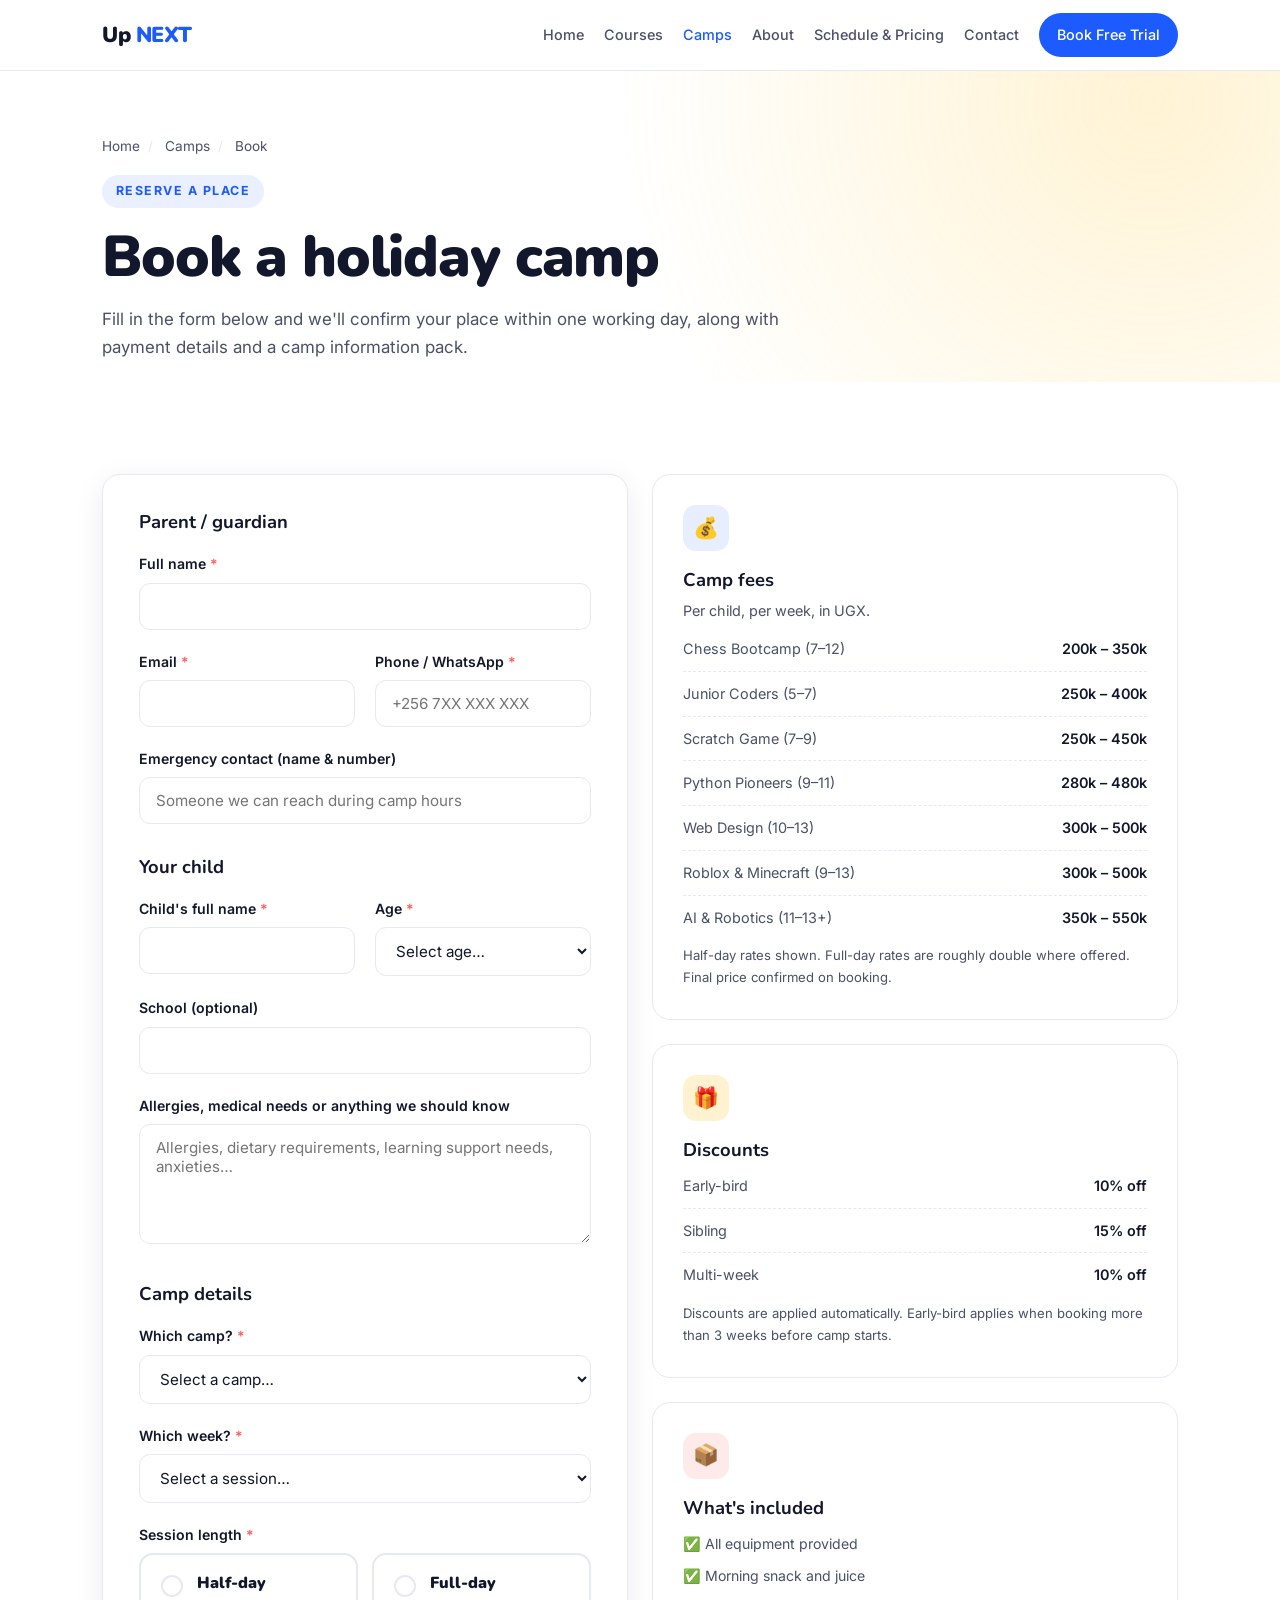
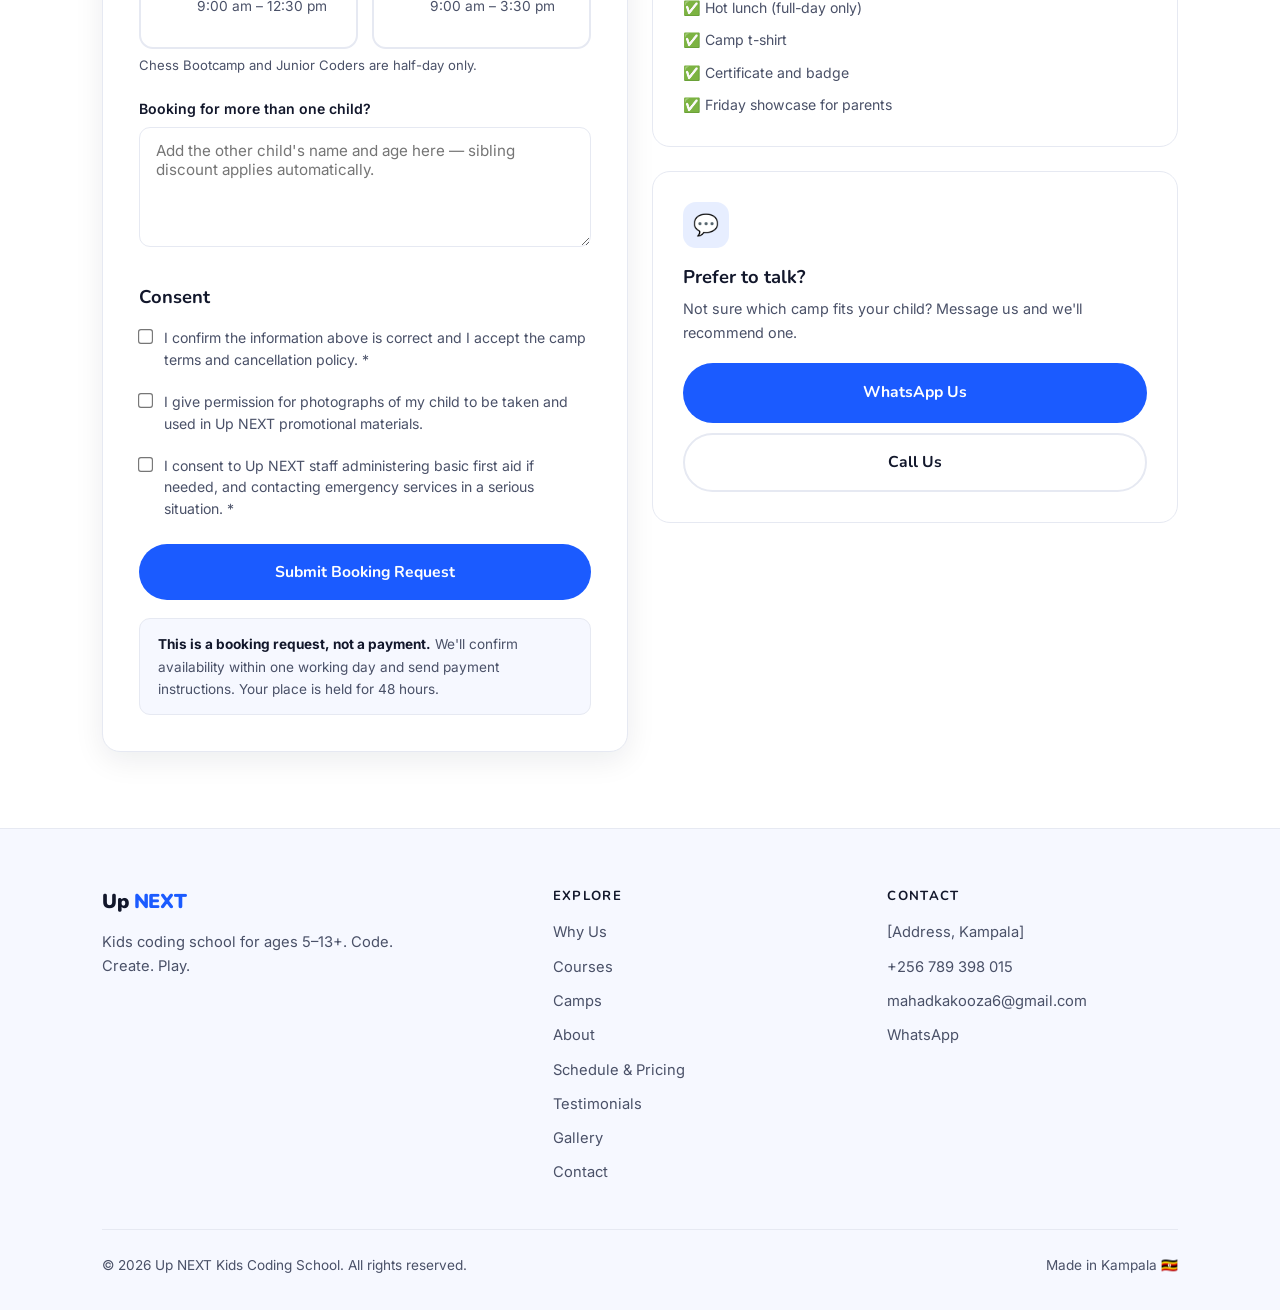
<file: camps-book.html>
<!DOCTYPE html>
<html lang="en">
<head>
<meta charset="UTF-8" />
<meta name="viewport" content="width=device-width, initial-scale=1.0" />
<title>Book a Camp | Up NEXT Kids Coding School</title>
<meta name="description" content="Reserve a place on an Up NEXT holiday camp for ages 5–13+. Coding camps plus Chess Bootcamp. Half-day and full-day options in Kampala." />
<link rel="canonical" href="https://upnext.ug/camps-book.html" />
<meta name="robots" content="noindex,follow" />

<link rel="preconnect" href="https://fonts.googleapis.com" />
<link rel="preconnect" href="https://fonts.gstatic.com" crossorigin />
<link href="https://fonts.googleapis.com/css2?family=Nunito:wght@400;700;900&family=Inter:wght@400;500;600&display=swap" rel="stylesheet" />
<link rel="stylesheet" href="assets/styles.css" />
</head>
<body>

<header>
  <div class="wrap nav">
    <a href="index.html" class="brand">Up <span>NEXT</span></a>
    <button class="burger" id="burger" aria-label="Menu" aria-expanded="false">
      <span></span><span></span><span></span>
    </button>
    <nav class="nav-links" id="navLinks">
      <a href="index.html">Home</a>
      <a href="courses.html">Courses</a>
      <a href="camps.html" class="active">Camps</a>
      <a href="about.html">About</a>
      <a href="schedule.html">Schedule &amp; Pricing</a>
      <a href="contact.html">Contact</a>
      <a href="contact.html" class="nav-cta">Book Free Trial</a>
    </nav>
  </div>
</header>

<div class="page-hero">
  <div class="wrap">
    <p class="crumbs">
      <a href="index.html">Home</a><span>/</span>
      <a href="camps.html">Camps</a><span>/</span>
      Book
    </p>
    <span class="eyebrow">Reserve a place</span>
    <h1>Book a holiday camp</h1>
    <p class="lead">
      Fill in the form below and we'll confirm your place within one working day,
      along with payment details and a camp information pack.
    </p>
  </div>
</div>

<section style="padding-top:48px">
  <div class="wrap">
    <div class="grid-2" style="align-items:start">

      <!-- ==================== FORM ==================== -->
      <div class="form-card">
        <div id="formStatus" class="form-status" role="status" aria-live="polite"></div>

        <form id="bookingForm"
              action="https://formspree.io/f/mqpeedez"
              method="POST">

          <h3 style="margin-bottom:20px">Parent / guardian</h3>

          <div class="field">
            <label for="parentName">Full name <span class="req">*</span></label>
            <input type="text" id="parentName" name="parent_name" required />
          </div>

          <div class="field-row">
            <div class="field">
              <label for="email">Email <span class="req">*</span></label>
              <input type="email" id="email" name="email" required />
            </div>
            <div class="field">
              <label for="phone">Phone / WhatsApp <span class="req">*</span></label>
              <input type="tel" id="phone" name="phone" required
                     placeholder="+256 7XX XXX XXX" />
            </div>
          </div>

          <div class="field">
            <label for="emergency">Emergency contact (name &amp; number)</label>
            <input type="text" id="emergency" name="emergency_contact"
                   placeholder="Someone we can reach during camp hours" />
          </div>

          <h3 style="margin:32px 0 20px">Your child</h3>

          <div class="field-row">
            <div class="field">
              <label for="childName">Child's full name <span class="req">*</span></label>
              <input type="text" id="childName" name="child_name" required />
            </div>
            <div class="field">
              <label for="childAge">Age <span class="req">*</span></label>
              <select id="childAge" name="child_age" required>
                <option value="">Select age…</option>
                <option>5</option><option>6</option><option>7</option>
                <option>8</option><option>9</option><option>10</option>
                <option>11</option><option>12</option><option>13</option>
                <option>14</option>
              </select>
            </div>
          </div>

          <div class="field">
            <label for="school">School (optional)</label>
            <input type="text" id="school" name="school" />
          </div>

          <div class="field">
            <label for="medical">Allergies, medical needs or anything we should know</label>
            <textarea id="medical" name="medical"
                      placeholder="Allergies, dietary requirements, learning support needs, anxieties…"></textarea>
          </div>

          <h3 style="margin:32px 0 20px">Camp details</h3>

          <div class="field">
            <label for="camp">Which camp? <span class="req">*</span></label>
            <select id="camp" name="camp" required>
              <option value="">Select a camp…</option>
              <option>Chess Bootcamp (Ages 7–12)</option>
              <option>Junior Coders Camp (Ages 5–7)</option>
              <option>Scratch Game Camp (Ages 7–9)</option>
              <option>Python Pioneers Camp (Ages 9–11)</option>
              <option>Web Design Camp (Ages 10–13)</option>
              <option>Roblox &amp; Minecraft Modding (Ages 9–13)</option>
              <option>AI &amp; Robotics Camp (Ages 11–13+)</option>
            </select>
          </div>

          <div class="field">
            <label for="week">Which week? <span class="req">*</span></label>
            <select id="week" name="week" required>
              <option value="">Select a session…</option>
              <optgroup label="Easter Holidays">
                <option>Week 1 — [Dates]</option>
                <option>Week 2 — [Dates]</option>
              </optgroup>
              <optgroup label="Mid-Year Holidays">
                <option>Week 1 — [Dates]</option>
                <option>Week 2 — [Dates]</option>
                <option>Week 3 — [Dates]</option>
              </optgroup>
              <optgroup label="Christmas Holidays">
                <option>Week 1 — [Dates]</option>
                <option>Week 2 — [Dates]</option>
              </optgroup>
              <optgroup label="Half-Term Breaks">
                <option>Week 1 — [Dates]</option>
              </optgroup>
            </select>
          </div>

          <div class="field">
            <label>Session length <span class="req">*</span></label>
            <div class="radio-row">
              <label class="radio-card">
                <input type="radio" name="session_length" value="Half-day" required />
                <span class="rc-inner">
                  <span class="rc-radio" aria-hidden="true"></span>
                  <span class="rc-body">
                    <span class="rc-title">Half-day</span>
                    <span class="rc-sub">9:00 am – 12:30 pm</span>
                  </span>
                </span>
              </label>
              <label class="radio-card">
                <input type="radio" name="session_length" value="Full-day" />
                <span class="rc-inner">
                  <span class="rc-radio" aria-hidden="true"></span>
                  <span class="rc-body">
                    <span class="rc-title">Full-day</span>
                    <span class="rc-sub">9:00 am – 3:30 pm</span>
                  </span>
                </span>
              </label>
            </div>
            <p class="hint">Chess Bootcamp and Junior Coders are half-day only.</p>
          </div>

          <div class="field">
            <label for="siblings">Booking for more than one child?</label>
            <textarea id="siblings" name="siblings"
                      placeholder="Add the other child's name and age here — sibling discount applies automatically."></textarea>
          </div>

          <h3 style="margin:32px 0 20px">Consent</h3>

          <div class="field">
            <label class="consent">
              <input type="checkbox" name="consent_terms" value="Yes" required />
              <span>
                I confirm the information above is correct and I accept the camp
                terms and cancellation policy. <span class="req">*</span>
              </span>
            </label>
          </div>

          <div class="field">
            <label class="consent">
              <input type="checkbox" name="consent_photos" value="Yes" />
              <span>
                I give permission for photographs of my child to be taken and
                used in Up NEXT promotional materials.
              </span>
            </label>
          </div>

          <div class="field">
            <label class="consent">
              <input type="checkbox" name="consent_medical" value="Yes" required />
              <span>
                I consent to Up NEXT staff administering basic first aid if
                needed, and contacting emergency services in a serious situation.
                <span class="req">*</span>
              </span>
            </label>
          </div>

          <!-- Honeypot -->
          <input type="text" name="_gotcha" class="hp" tabindex="-1" autocomplete="off" />

          <!-- Subject line shown in the Formspree inbox -->
          <input type="hidden" name="_subject" value="New camp booking — Up NEXT" />

          <button type="submit" class="btn btn-primary btn-block"
                  style="margin-top:24px">
            Submit Booking Request
          </button>

          <p class="form-note">
            <strong style="color:var(--ink)">This is a booking request, not a payment.</strong>
            We'll confirm availability within one working day and send payment
            instructions. Your place is held for 48 hours.
          </p>
        </form>
      </div>

      <!-- ==================== SIDEBAR ==================== -->
      <div>

        <div class="card" style="margin-bottom:24px">
          <div class="icon">💰</div>
          <h3>Camp fees</h3>
          <p style="font-size:.9rem;margin-top:6px">Per child, per week, in UGX.</p>

          <ul class="summary-list">
            <li><span>Chess Bootcamp (7–12)</span><strong>200k – 350k</strong></li>
            <li><span>Junior Coders (5–7)</span><strong>250k – 400k</strong></li>
            <li><span>Scratch Game (7–9)</span><strong>250k – 450k</strong></li>
            <li><span>Python Pioneers (9–11)</span><strong>280k – 480k</strong></li>
            <li><span>Web Design (10–13)</span><strong>300k – 500k</strong></li>
            <li><span>Roblox &amp; Minecraft (9–13)</span><strong>300k – 500k</strong></li>
            <li><span>AI &amp; Robotics (11–13+)</span><strong>350k – 550k</strong></li>
          </ul>

          <p style="font-size:.82rem;margin-top:16px;color:var(--body)">
            Half-day rates shown. Full-day rates are roughly double where offered.
            Final price confirmed on booking.
          </p>
        </div>

        <div class="card" style="margin-bottom:24px">
          <div class="icon y">🎁</div>
          <h3>Discounts</h3>
          <ul class="summary-list">
            <li><span>Early-bird</span><strong>10% off</strong></li>
            <li><span>Sibling</span><strong>15% off</strong></li>
            <li><span>Multi-week</span><strong>10% off</strong></li>
          </ul>
          <p style="font-size:.82rem;margin-top:16px;color:var(--body)">
            Discounts are applied automatically. Early-bird applies when booking
            more than 3 weeks before camp starts.
          </p>
        </div>

        <div class="card" style="margin-bottom:24px">
          <div class="icon c">📦</div>
          <h3>What's included</h3>
          <ul style="list-style:none;font-size:.88rem;margin-top:14px;display:flex;flex-direction:column;gap:9px">
            <li>✅ All equipment provided</li>
            <li>✅ Morning snack and juice</li>
            <li>✅ Hot lunch (full-day only)</li>
            <li>✅ Camp t-shirt</li>
            <li>✅ Certificate and badge</li>
            <li>✅ Friday showcase for parents</li>
          </ul>
        </div>

        <div class="card">
          <div class="icon">💬</div>
          <h3>Prefer to talk?</h3>
          <p style="font-size:.9rem;margin:10px 0 18px">
            Not sure which camp fits your child? Message us and we'll recommend one.
          </p>
          <a href="https://wa.me/256789398015" class="btn btn-primary btn-block"
             style="margin-bottom:10px">WhatsApp Us</a>
          <a href="tel:+256789398015" class="btn btn-ghost btn-block">Call Us</a>
        </div>

      </div>

    </div>
  </div>
</section>

<footer>
  <div class="wrap">
    <div class="foot-grid">
      <div>
        <a href="index.html" class="brand" style="font-size:1.25rem">Up <span>NEXT</span></a>
        <p style="margin-top:14px;font-size:.92rem;max-width:34ch">
          Kids coding school for ages 5–13+. Code. Create. Play.
        </p>
      </div>
      <div>
        <h4>Explore</h4>
        <ul>
          <li><a href="index.html#why">Why Us</a></li>
          <li><a href="courses.html">Courses</a></li>
          <li><a href="camps.html">Camps</a></li>
          <li><a href="about.html">About</a></li>
          <li><a href="schedule.html">Schedule &amp; Pricing</a></li>
          <li><a href="index.html#testimonials">Testimonials</a></li>
          <li><a href="index.html#gallery">Gallery</a></li>
          <li><a href="contact.html">Contact</a></li>
        </ul>
      </div>
      <div>
        <h4>Contact</h4>
        <ul>
          <li>[Address, Kampala]</li>
          <li><a href="tel:+256789398015">+256 789 398 015</a></li>
          <li><a href="mailto:mahadkakooza6@gmail.com">mahadkakooza6@gmail.com</a></li>
          <li><a href="https://wa.me/256789398015">WhatsApp</a></li>
        </ul>
      </div>
    </div>
    <div class="foot-bottom">
      <span>© <span id="year"></span> Up NEXT Kids Coding School. All rights reserved.</span>
      <span>Made in Kampala 🇺🇬</span>
    </div>
  </div>
</footer>

<script src="assets/script.js"></script>
<script>
/* AJAX form submit so the user stays on the page */
(function () {
  const form = document.getElementById('bookingForm');
  const status = document.getElementById('formStatus');
  if (!form) return;

  form.addEventListener('submit', async function (e) {
    e.preventDefault();
    const data = new FormData(form);

    status.className = 'form-status';
    status.textContent = '';

    try {
      const res = await fetch(form.action, {
        method: 'POST',
        body: data,
        headers: { Accept: 'application/json' }
      });

      if (res.ok) {
        form.reset();
        status.className = 'form-status ok';
        status.innerHTML =
          '✅ <strong>Booking request received.</strong> We\'ll confirm your place ' +
          'within one working day, along with payment details and the camp ' +
          'information pack. Your place is held for 48 hours.';
        status.scrollIntoView({ behavior: 'smooth', block: 'center' });
      } else {
        const json = await res.json().catch(() => ({}));
        status.className = 'form-status err';
        status.textContent =
          (json.errors && json.errors[0] && json.errors[0].message) ||
          'Something went wrong. Please try again or WhatsApp us directly.';
      }
    } catch (err) {
      status.className = 'form-status err';
      status.textContent =
        'Network error. Please check your connection or WhatsApp us directly.';
    }
  });
})();
</script>
</body>
</html>
</file>
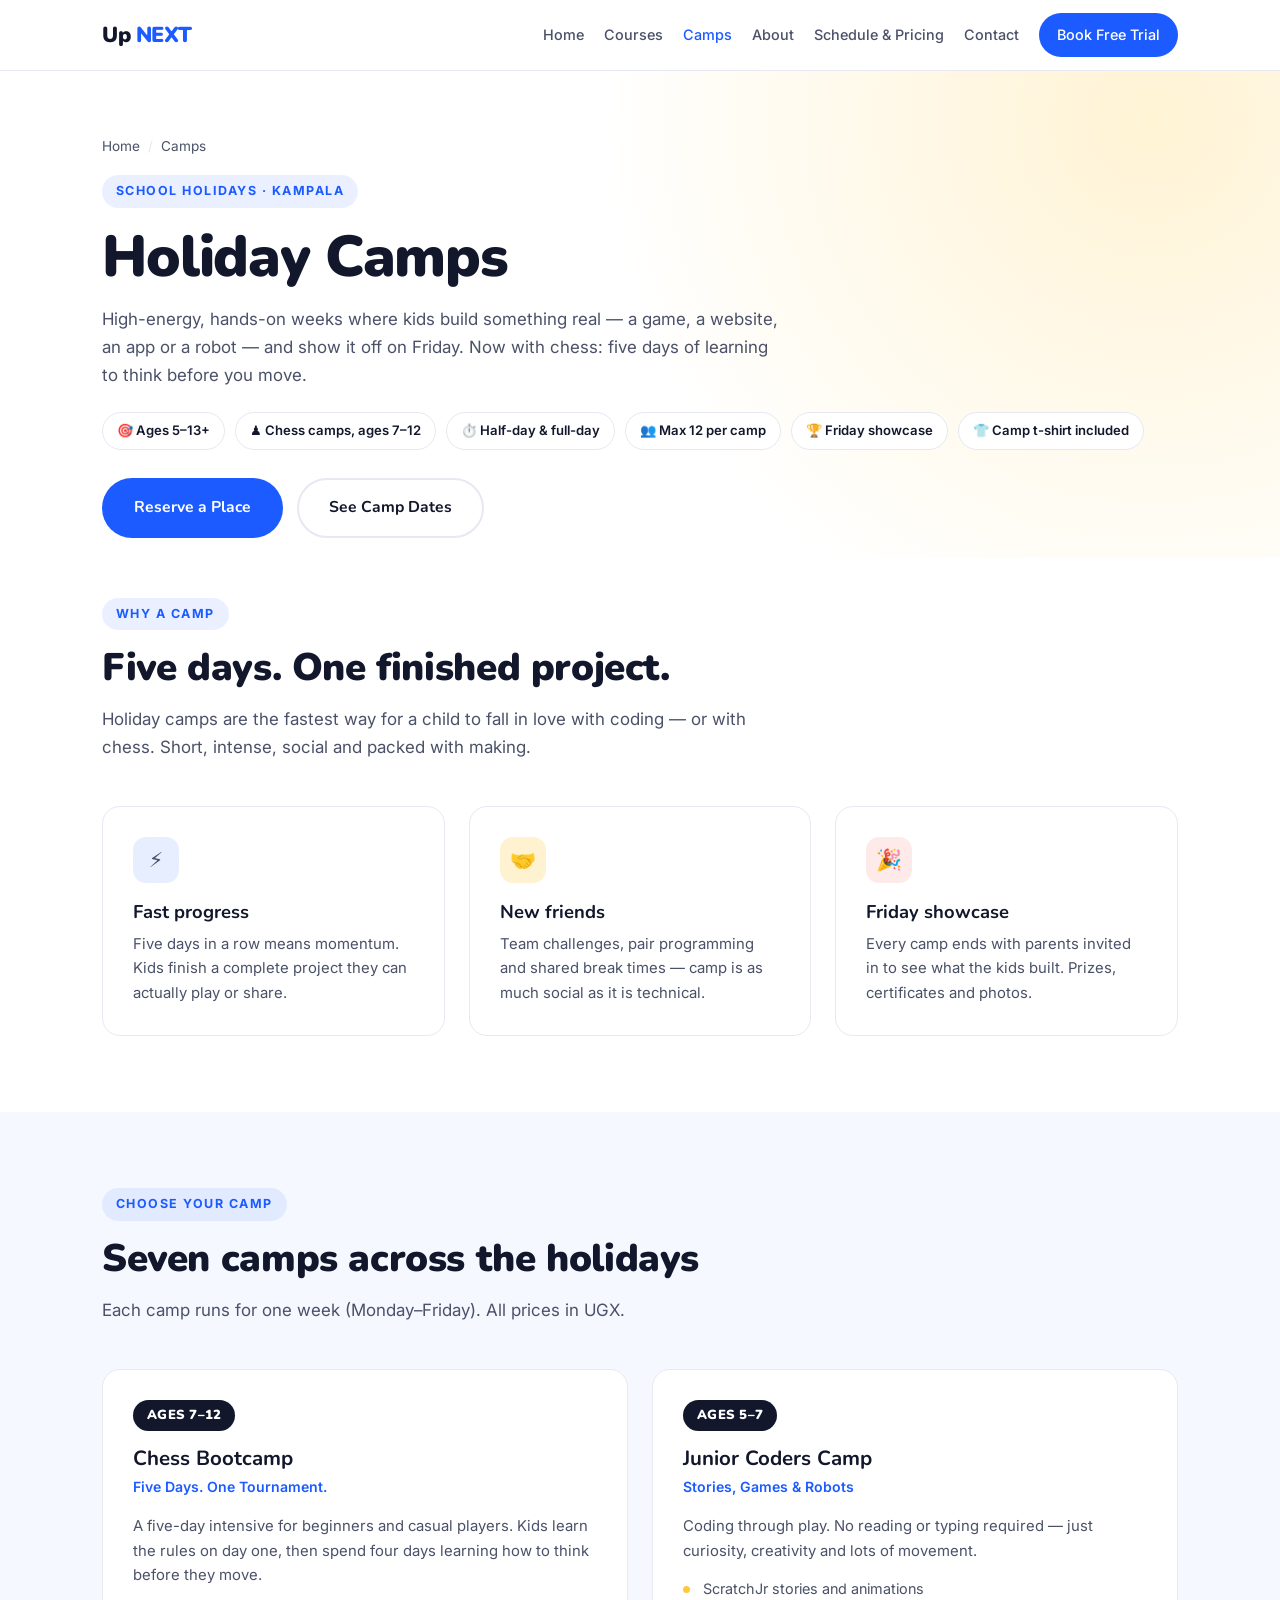
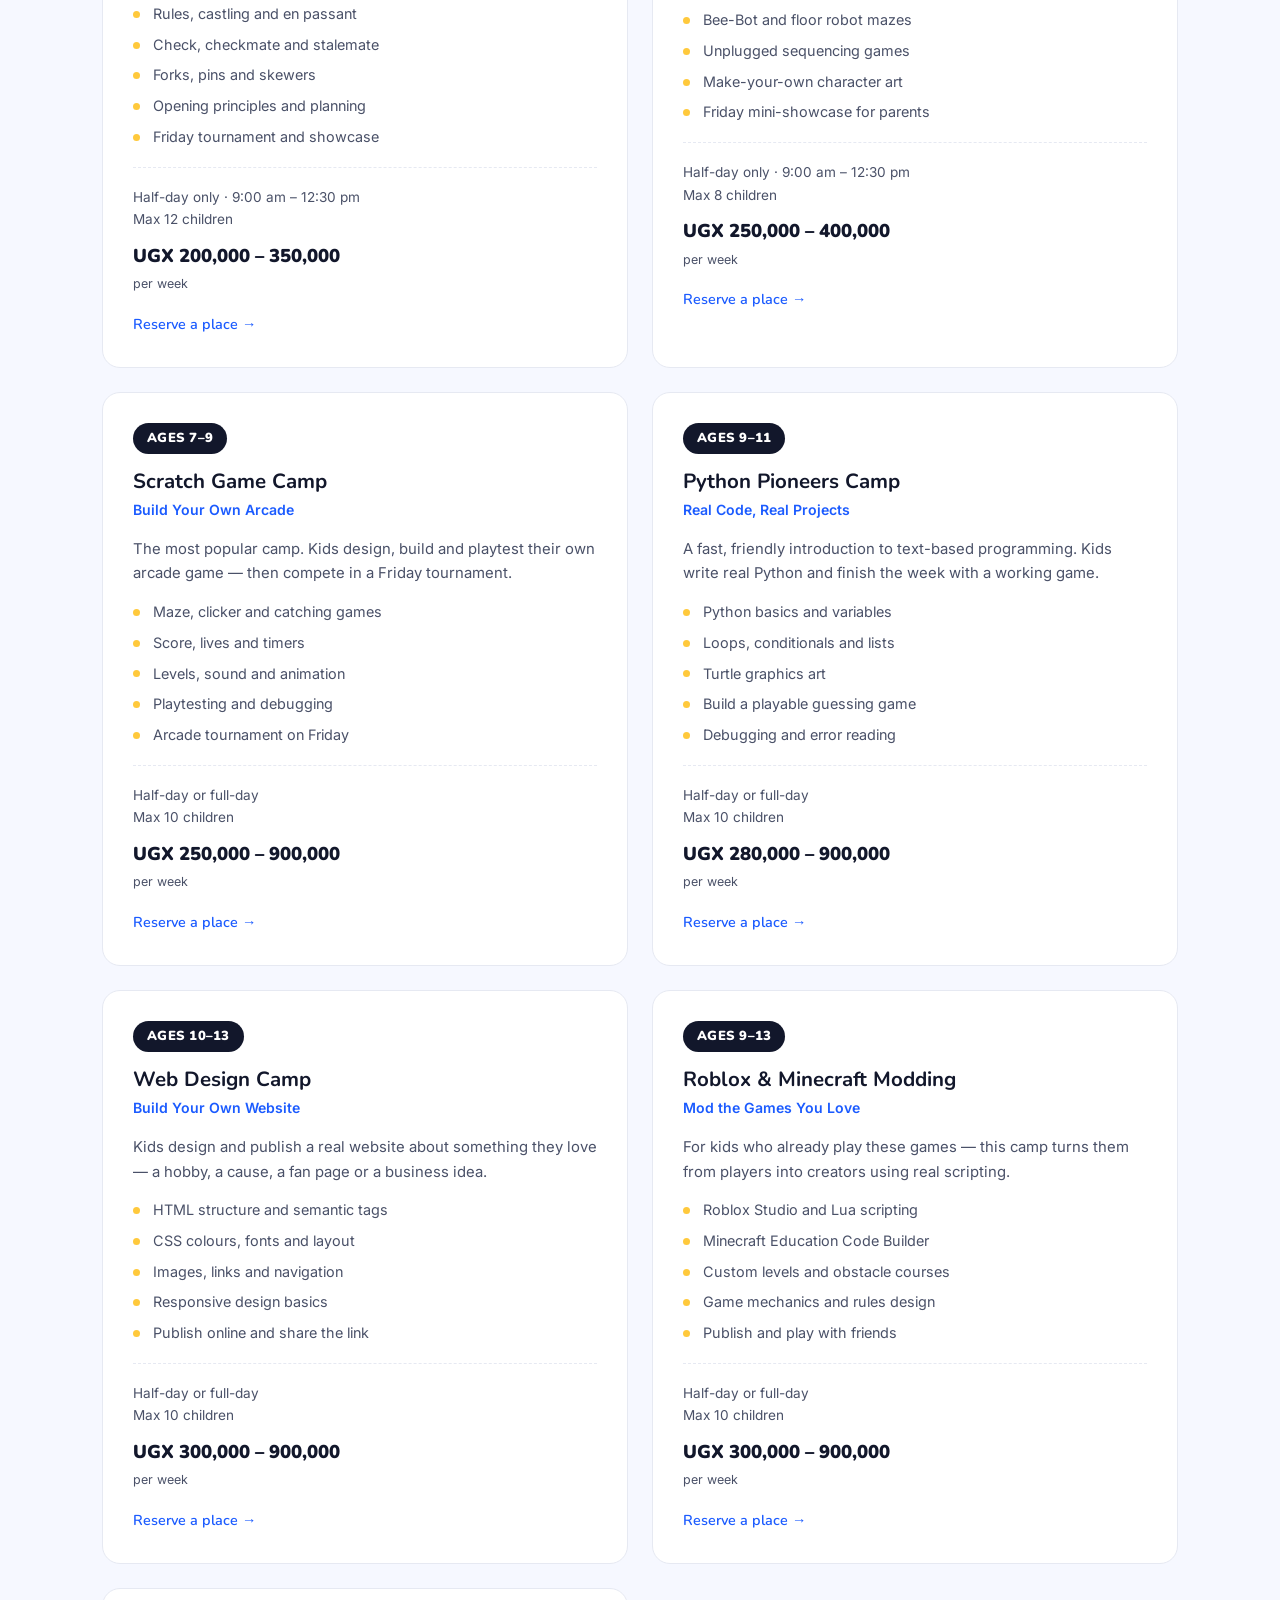
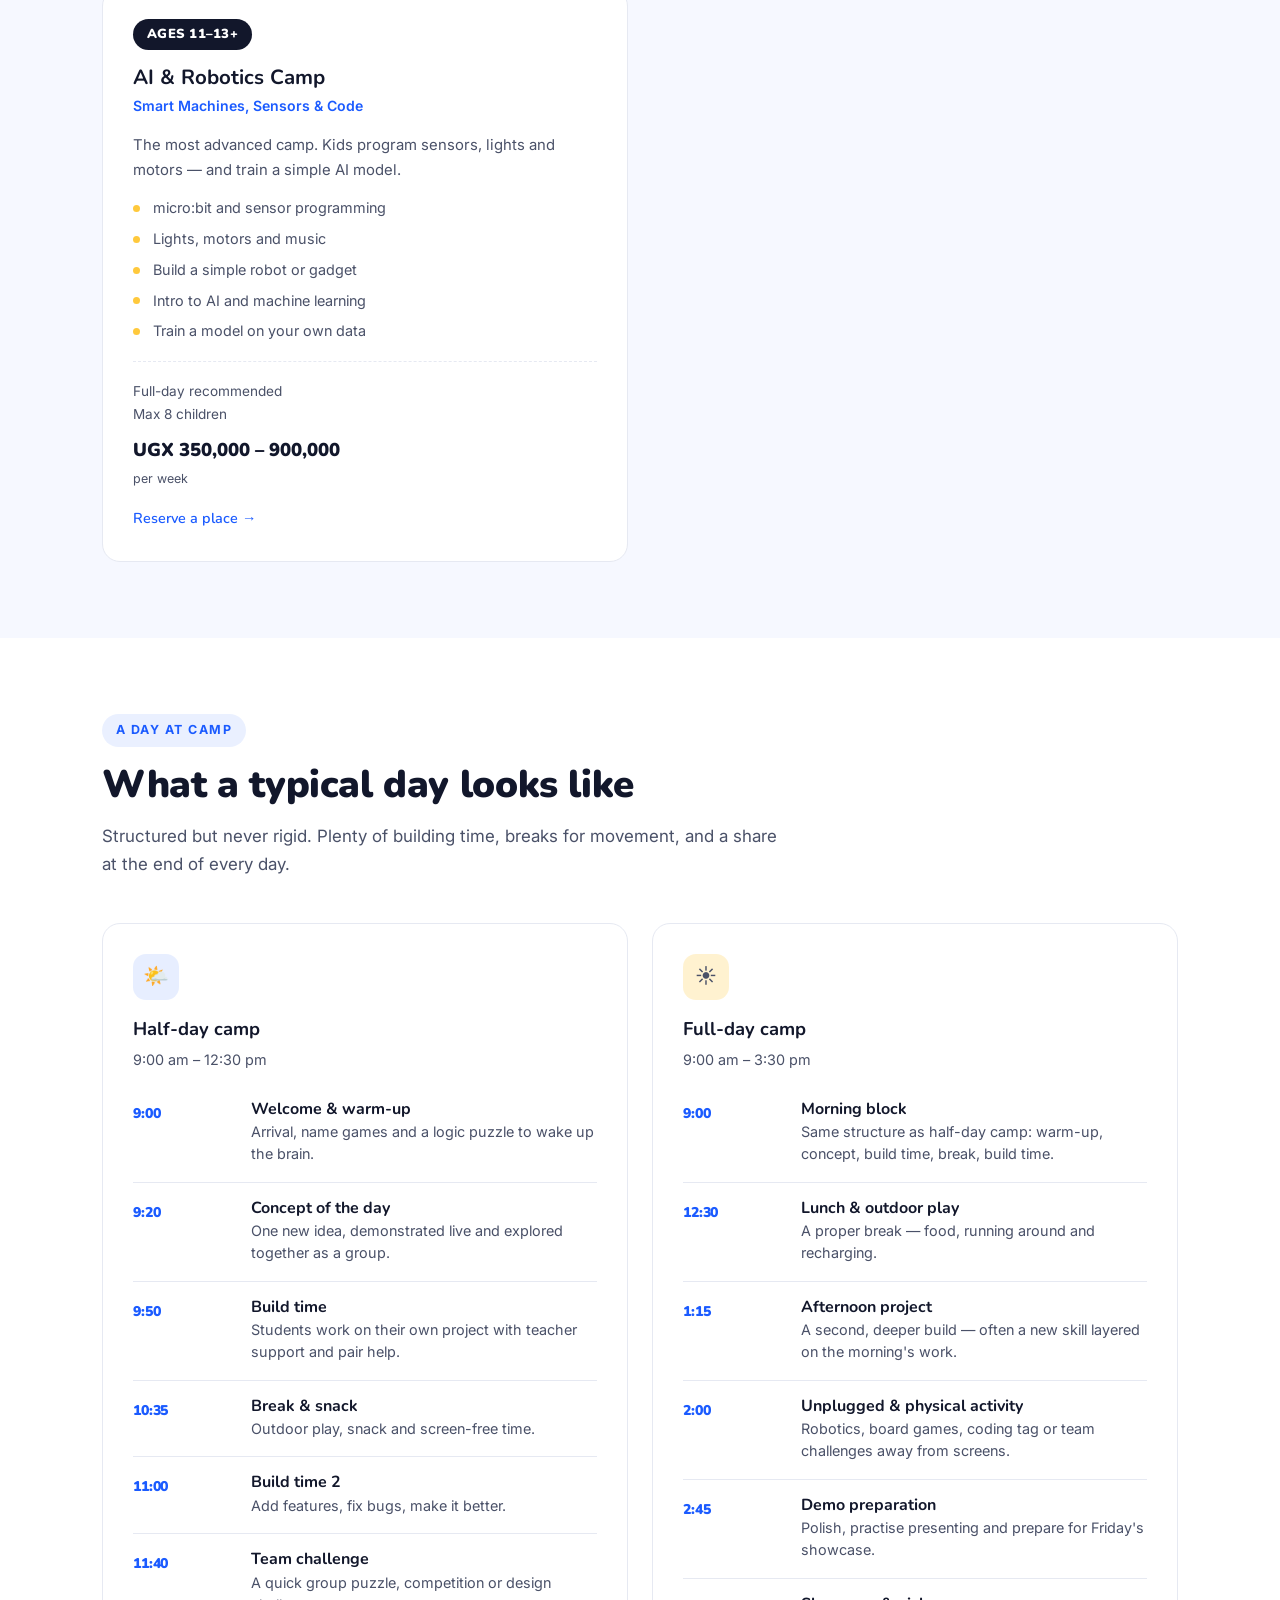
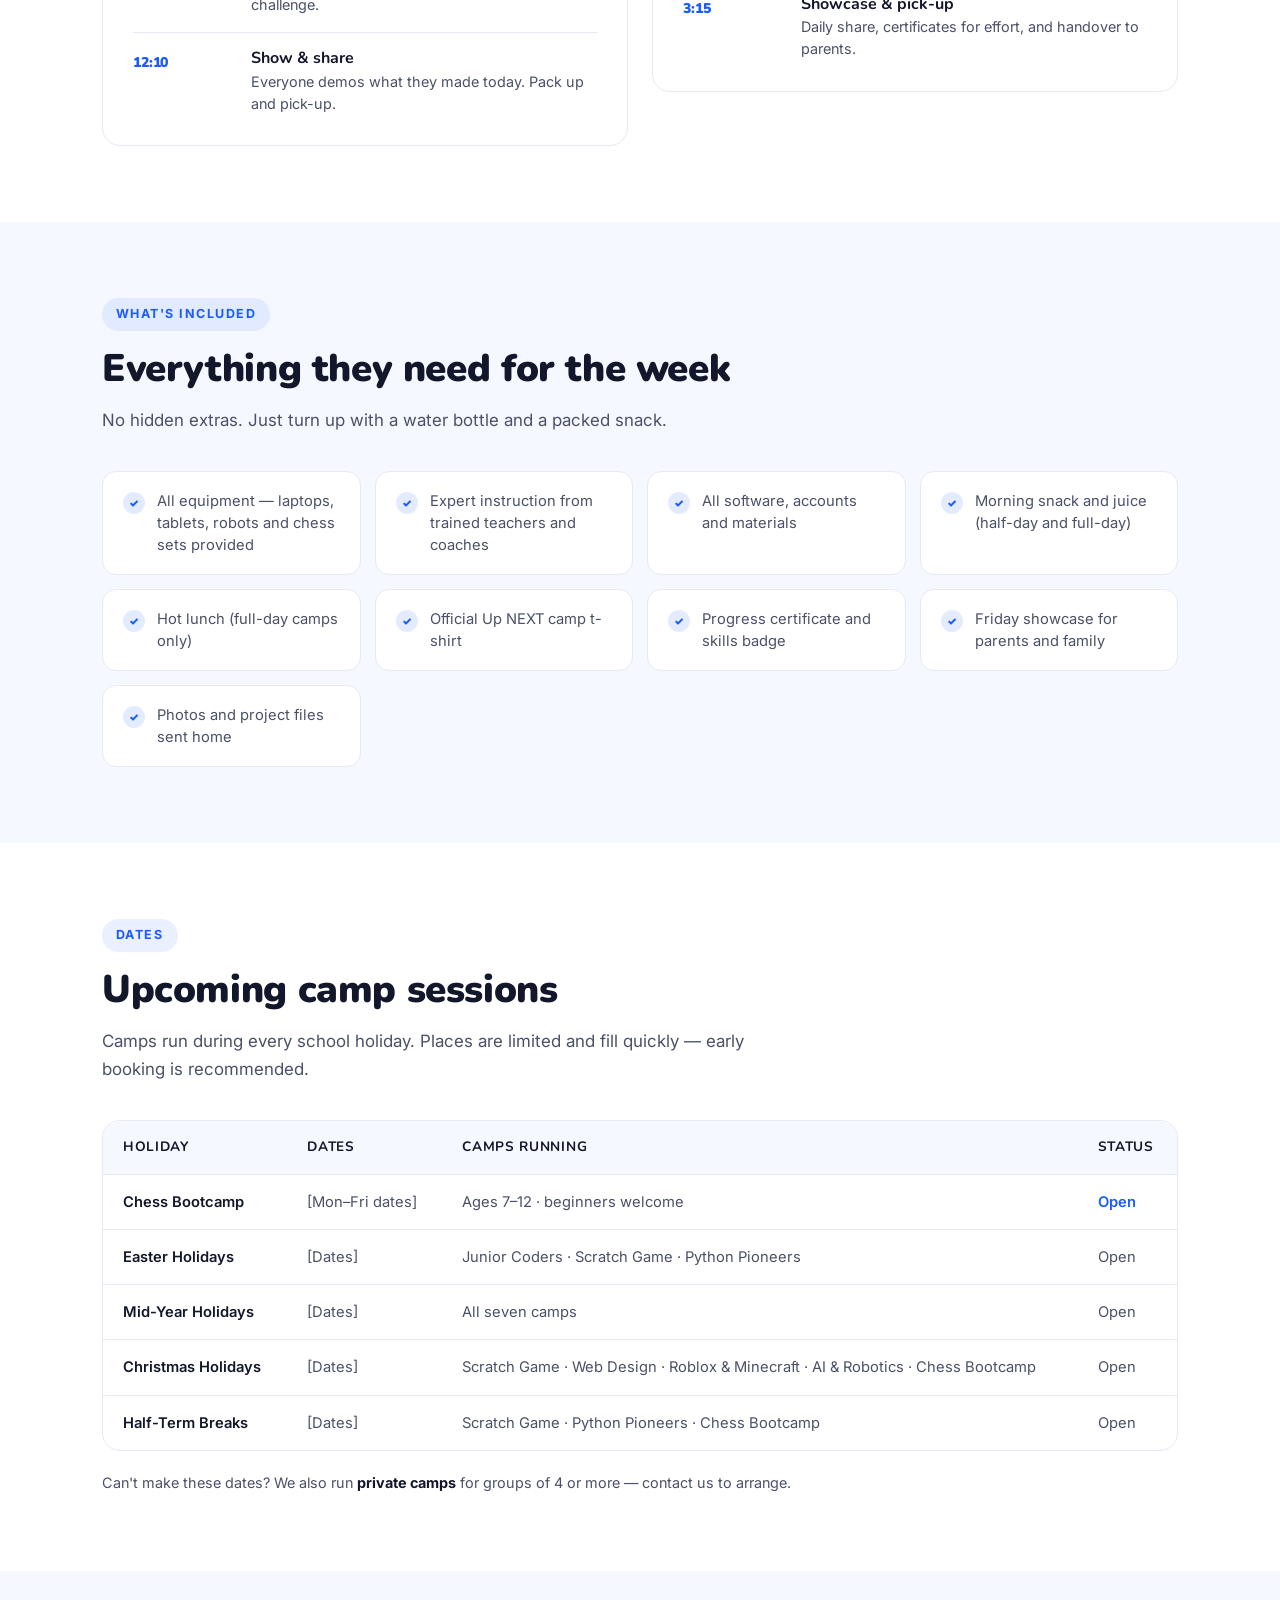
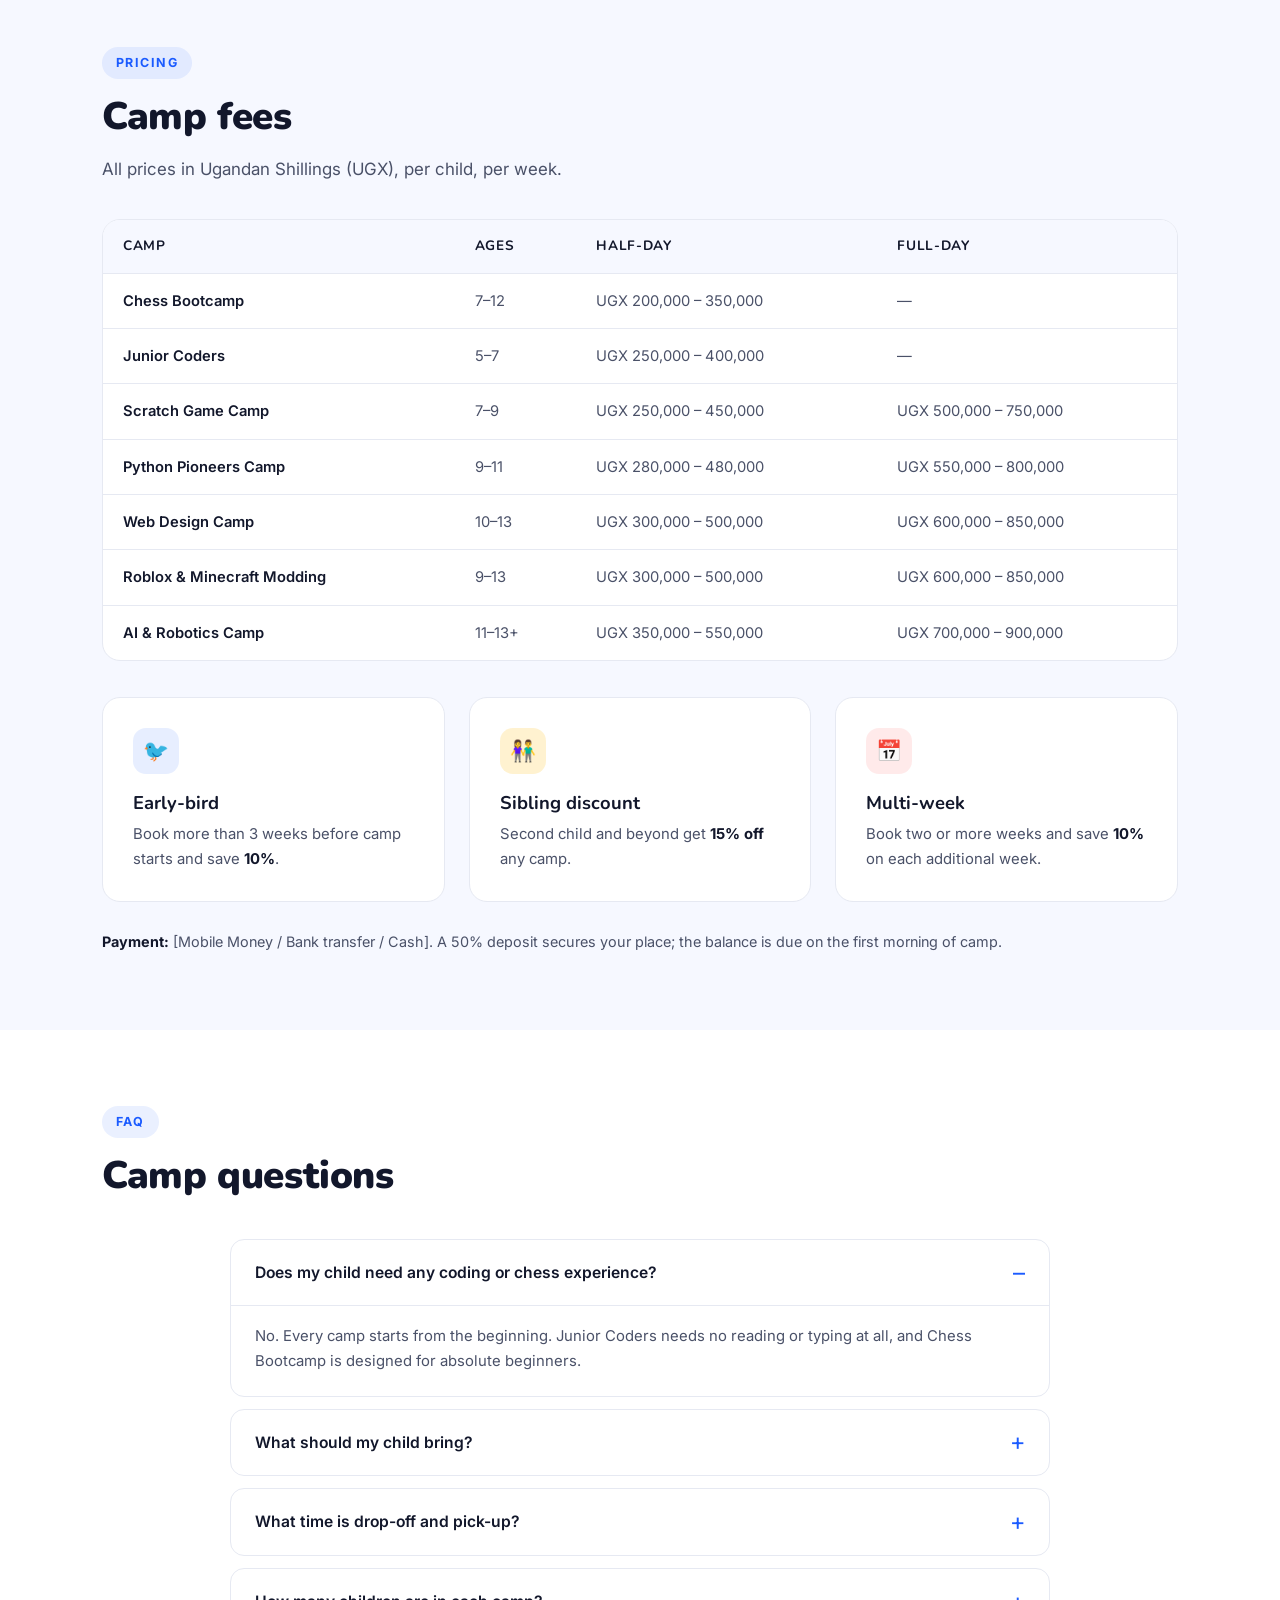
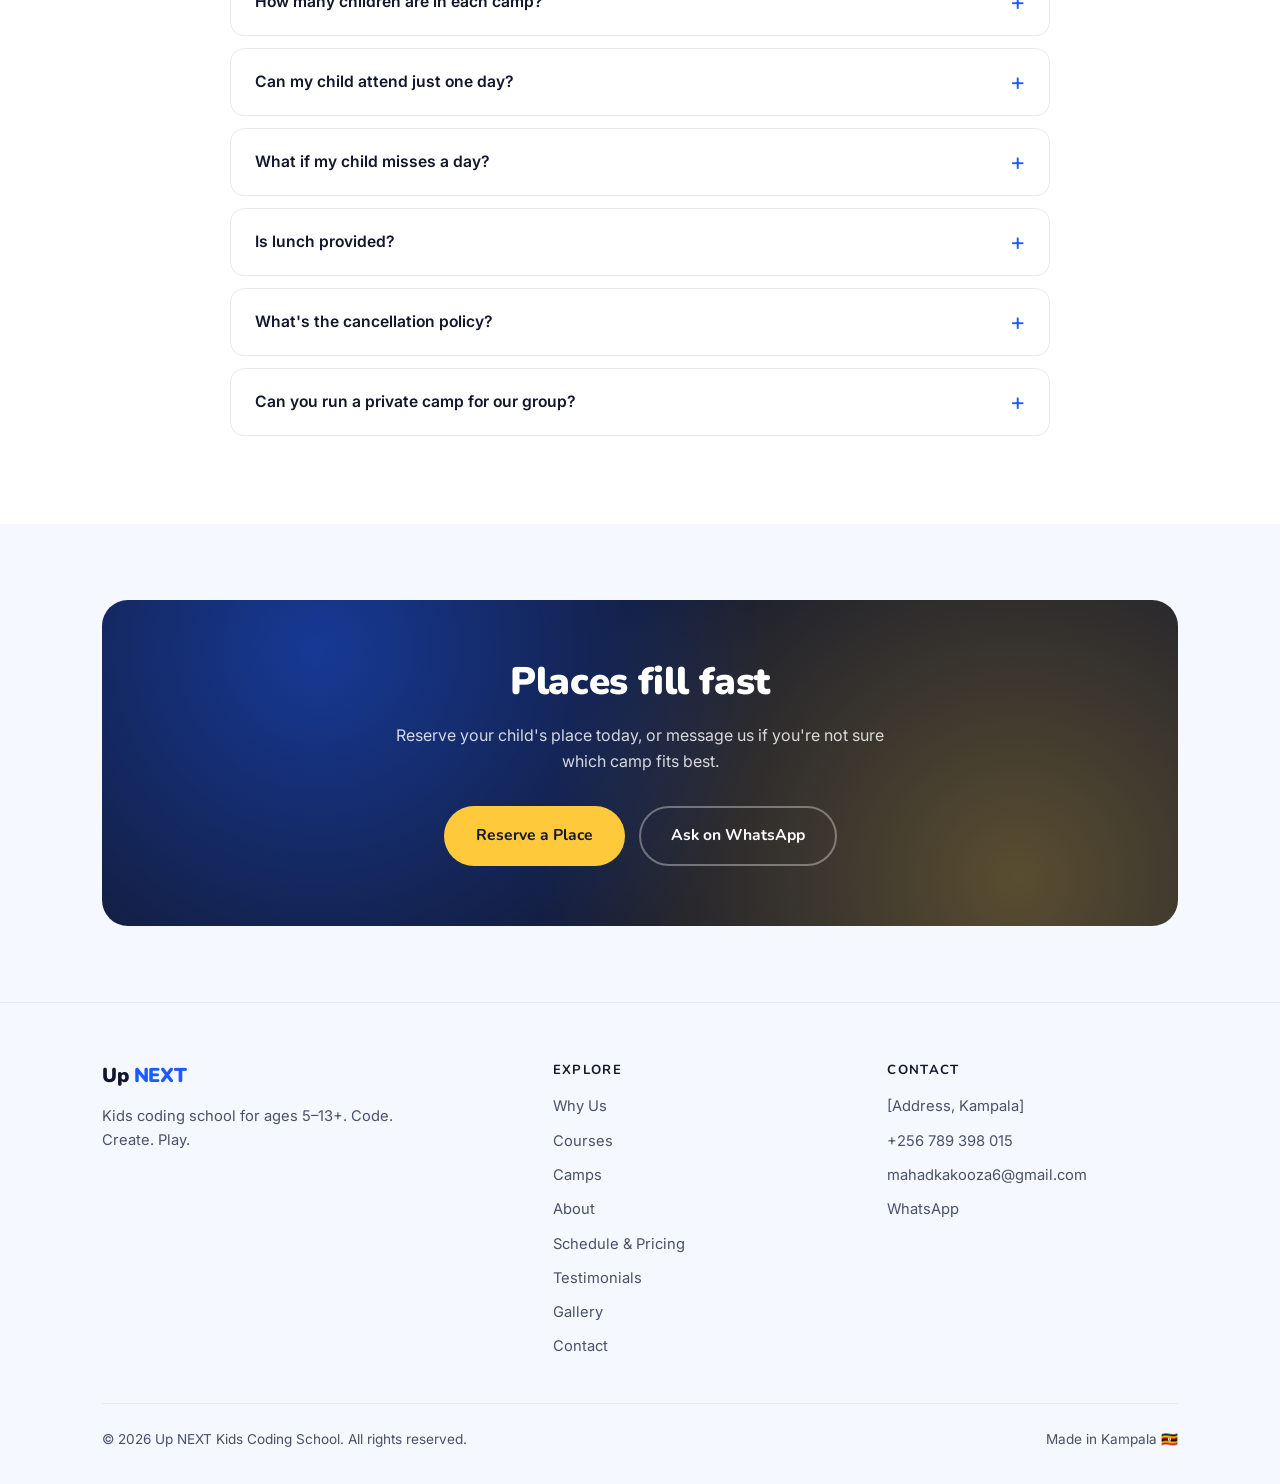
<file: camps.html>
<!DOCTYPE html>
<html lang="en">
<head>
<meta charset="UTF-8" />
<meta name="viewport" content="width=device-width, initial-scale=1.0" />
<title>Holiday &amp; Summer Camps | Up NEXT Kids Coding School</title>
<meta name="description" content="Up NEXT holiday camps for ages 5–13+. Coding camps plus Chess Bootcamp — a five-day thinking intensive for ages 7–12. Half-day and full-day options in Kampala." />
<link rel="canonical" href="https://upnext.ug/camps.html" />

<meta property="og:title" content="Holiday &amp; Summer Camps | Up NEXT" />
<meta property="og:description" content="High-energy coding camps plus Chess Bootcamp. Ages 5–13+. Half-day and full-day. Showcase every Friday." />
<meta property="og:type" content="website" />
<meta property="og:url" content="https://upnext.ug/camps.html" />
<meta property="og:image" content="https://upnext.ug/assets/preview.jpg" />

<link rel="preconnect" href="https://fonts.googleapis.com" />
<link rel="preconnect" href="https://fonts.gstatic.com" crossorigin />
<link href="https://fonts.googleapis.com/css2?family=Nunito:wght@400;700;900&family=Inter:wght@400;500;600&display=swap" rel="stylesheet" />
<link rel="stylesheet" href="assets/styles.css" />
</head>
<body>

<header>
  <div class="wrap nav">
    <a href="index.html" class="brand">Up <span>NEXT</span></a>
    <button class="burger" id="burger" aria-label="Menu" aria-expanded="false">
      <span></span><span></span><span></span>
    </button>
    <nav class="nav-links" id="navLinks">
      <a href="index.html">Home</a>
      <a href="courses.html">Courses</a>
      <a href="camps.html" class="active">Camps</a>
      <a href="about.html">About</a>
      <a href="schedule.html">Schedule &amp; Pricing</a>
      <a href="contact.html">Contact</a>
      <a href="contact.html" class="nav-cta">Book Free Trial</a>
    </nav>
  </div>
</header>

<!-- ==================== HERO ==================== -->
<div class="page-hero">
  <div class="wrap">
    <p class="crumbs"><a href="index.html">Home</a><span>/</span>Camps</p>
    <span class="eyebrow">School Holidays · Kampala</span>
    <h1>Holiday Camps</h1>
    <p class="lead">
      High-energy, hands-on weeks where kids build something real — a game,
      a website, an app or a robot — and show it off on Friday.
      Now with chess: five days of learning to think before you move.
    </p>
    <div class="badge-strip">
      <span>🎯 Ages 5–13+</span>
      <span>♟️ Chess camps, ages 7–12</span>
      <span>⏱️ Half-day &amp; full-day</span>
      <span>👥 Max 12 per camp</span>
      <span>🏆 Friday showcase</span>
      <span>👕 Camp t-shirt included</span>
    </div>
    <div class="btns" style="margin-top:28px">
      <a href="camps-book.html" class="btn btn-primary">Reserve a Place</a>
      <a href="#dates" class="btn btn-ghost">See Camp Dates</a>
    </div>
  </div>
</div>

<!-- ==================== WHY CAMPS ==================== -->
<section style="padding-top:40px">
  <div class="wrap">
    <span class="eyebrow">Why a camp</span>
    <h2>Five days. One finished project.</h2>
    <p class="lead" style="margin-top:16px">
      Holiday camps are the fastest way for a child to fall in love with coding
      — or with chess. Short, intense, social and packed with making.
    </p>

    <div class="grid-3">
      <div class="card">
        <div class="icon">⚡</div>
        <h3>Fast progress</h3>
        <p>Five days in a row means momentum. Kids finish a complete project they can actually play or share.</p>
      </div>
      <div class="card">
        <div class="icon y">🤝</div>
        <h3>New friends</h3>
        <p>Team challenges, pair programming and shared break times — camp is as much social as it is technical.</p>
      </div>
      <div class="card">
        <div class="icon c">🎉</div>
        <h3>Friday showcase</h3>
        <p>Every camp ends with parents invited in to see what the kids built. Prizes, certificates and photos.</p>
      </div>
    </div>
  </div>
</section>

<!-- ==================== CAMPS ==================== -->
<section class="soft" id="camps">
  <div class="wrap">
    <span class="eyebrow">Choose your camp</span>
    <h2>Seven camps across the holidays</h2>
    <p class="lead" style="margin-top:16px">
      Each camp runs for one week (Monday–Friday). All prices in UGX.
    </p>

    <div class="grid-2">

      <!-- Chess Bootcamp -->
      <div class="course">
        <span class="age-tag">AGES 7–12</span>
        <h3>Chess Bootcamp</h3>
        <p class="sub">Five Days. One Tournament.</p>
        <p style="font-size:.93rem">
          A five-day intensive for beginners and casual players. Kids learn the
          rules on day one, then spend four days learning how to think before
          they move.
        </p>
        <ul>
          <li>Rules, castling and en passant</li>
          <li>Check, checkmate and stalemate</li>
          <li>Forks, pins and skewers</li>
          <li>Opening principles and planning</li>
          <li>Friday tournament and showcase</li>
        </ul>
        <div class="meta">
          Half-day only · 9:00 am – 12:30 pm<br>
          Max 12 children
          <div class="price">UGX 200,000 – 350,000 <small>per week</small></div>
        </div>
        <a href="camps-book.html" class="course-link">Reserve a place →</a>
      </div>

      <!-- Junior Coders -->
      <div class="course">
        <span class="age-tag">AGES 5–7</span>
        <h3>Junior Coders Camp</h3>
        <p class="sub">Stories, Games &amp; Robots</p>
        <p style="font-size:.93rem">
          Coding through play. No reading or typing required — just curiosity,
          creativity and lots of movement.
        </p>
        <ul>
          <li>ScratchJr stories and animations</li>
          <li>Bee-Bot and floor robot mazes</li>
          <li>Unplugged sequencing games</li>
          <li>Make-your-own character art</li>
          <li>Friday mini-showcase for parents</li>
        </ul>
        <div class="meta">
          Half-day only · 9:00 am – 12:30 pm<br>
          Max 8 children
          <div class="price">UGX 250,000 – 400,000 <small>per week</small></div>
        </div>
        <a href="camps-book.html" class="course-link">Reserve a place →</a>
      </div>

      <!-- Scratch Game Camp -->
      <div class="course">
        <span class="age-tag">AGES 7–9</span>
        <h3>Scratch Game Camp</h3>
        <p class="sub">Build Your Own Arcade</p>
        <p style="font-size:.93rem">
          The most popular camp. Kids design, build and playtest their own
          arcade game — then compete in a Friday tournament.
        </p>
        <ul>
          <li>Maze, clicker and catching games</li>
          <li>Score, lives and timers</li>
          <li>Levels, sound and animation</li>
          <li>Playtesting and debugging</li>
          <li>Arcade tournament on Friday</li>
        </ul>
        <div class="meta">
          Half-day or full-day<br>
          Max 10 children
          <div class="price">UGX 250,000 – 900,000 <small>per week</small></div>
        </div>
        <a href="camps-book.html" class="course-link">Reserve a place →</a>
      </div>

      <!-- Python Pioneers Camp -->
      <div class="course">
        <span class="age-tag">AGES 9–11</span>
        <h3>Python Pioneers Camp</h3>
        <p class="sub">Real Code, Real Projects</p>
        <p style="font-size:.93rem">
          A fast, friendly introduction to text-based programming. Kids write
          real Python and finish the week with a working game.
        </p>
        <ul>
          <li>Python basics and variables</li>
          <li>Loops, conditionals and lists</li>
          <li>Turtle graphics art</li>
          <li>Build a playable guessing game</li>
          <li>Debugging and error reading</li>
        </ul>
        <div class="meta">
          Half-day or full-day<br>
          Max 10 children
          <div class="price">UGX 280,000 – 900,000 <small>per week</small></div>
        </div>
        <a href="camps-book.html" class="course-link">Reserve a place →</a>
      </div>

      <!-- Web Design Camp -->
      <div class="course">
        <span class="age-tag">AGES 10–13</span>
        <h3>Web Design Camp</h3>
        <p class="sub">Build Your Own Website</p>
        <p style="font-size:.93rem">
          Kids design and publish a real website about something they love —
          a hobby, a cause, a fan page or a business idea.
        </p>
        <ul>
          <li>HTML structure and semantic tags</li>
          <li>CSS colours, fonts and layout</li>
          <li>Images, links and navigation</li>
          <li>Responsive design basics</li>
          <li>Publish online and share the link</li>
        </ul>
        <div class="meta">
          Half-day or full-day<br>
          Max 10 children
          <div class="price">UGX 300,000 – 900,000 <small>per week</small></div>
        </div>
        <a href="camps-book.html" class="course-link">Reserve a place →</a>
      </div>

      <!-- Roblox / Minecraft -->
      <div class="course">
        <span class="age-tag">AGES 9–13</span>
        <h3>Roblox &amp; Minecraft Modding</h3>
        <p class="sub">Mod the Games You Love</p>
        <p style="font-size:.93rem">
          For kids who already play these games — this camp turns them from
          players into creators using real scripting.
        </p>
        <ul>
          <li>Roblox Studio and Lua scripting</li>
          <li>Minecraft Education Code Builder</li>
          <li>Custom levels and obstacle courses</li>
          <li>Game mechanics and rules design</li>
          <li>Publish and play with friends</li>
        </ul>
        <div class="meta">
          Half-day or full-day<br>
          Max 10 children
          <div class="price">UGX 300,000 – 900,000 <small>per week</small></div>
        </div>
        <a href="camps-book.html" class="course-link">Reserve a place →</a>
      </div>

      <!-- AI & Robotics -->
      <div class="course">
        <span class="age-tag">AGES 11–13+</span>
        <h3>AI &amp; Robotics Camp</h3>
        <p class="sub">Smart Machines, Sensors &amp; Code</p>
        <p style="font-size:.93rem">
          The most advanced camp. Kids program sensors, lights and motors —
          and train a simple AI model.
        </p>
        <ul>
          <li>micro:bit and sensor programming</li>
          <li>Lights, motors and music</li>
          <li>Build a simple robot or gadget</li>
          <li>Intro to AI and machine learning</li>
          <li>Train a model on your own data</li>
        </ul>
        <div class="meta">
          Full-day recommended<br>
          Max 8 children
          <div class="price">UGX 350,000 – 900,000 <small>per week</small></div>
        </div>
        <a href="camps-book.html" class="course-link">Reserve a place →</a>
      </div>

    </div>
  </div>
</section>

<!-- ==================== A DAY AT CAMP ==================== -->
<section id="day">
  <div class="wrap">
    <span class="eyebrow">A day at camp</span>
    <h2>What a typical day looks like</h2>
    <p class="lead" style="margin-top:16px">
      Structured but never rigid. Plenty of building time, breaks for movement,
      and a share at the end of every day.
    </p>

    <div class="grid-2" style="margin-top:44px;align-items:start">

      <div class="card">
        <div class="icon">🌤️</div>
        <h3>Half-day camp</h3>
        <p style="font-size:.9rem;margin-top:6px">9:00 am – 12:30 pm</p>

        <div class="timeline">
          <div class="timeline-item">
            <div class="timeline-time">9:00</div>
            <div class="timeline-body">
              <h4>Welcome &amp; warm-up</h4>
              <p>Arrival, name games and a logic puzzle to wake up the brain.</p>
            </div>
          </div>
          <div class="timeline-item">
            <div class="timeline-time">9:20</div>
            <div class="timeline-body">
              <h4>Concept of the day</h4>
              <p>One new idea, demonstrated live and explored together as a group.</p>
            </div>
          </div>
          <div class="timeline-item">
            <div class="timeline-time">9:50</div>
            <div class="timeline-body">
              <h4>Build time</h4>
              <p>Students work on their own project with teacher support and pair help.</p>
            </div>
          </div>
          <div class="timeline-item">
            <div class="timeline-time">10:35</div>
            <div class="timeline-body">
              <h4>Break &amp; snack</h4>
              <p>Outdoor play, snack and screen-free time.</p>
            </div>
          </div>
          <div class="timeline-item">
            <div class="timeline-time">11:00</div>
            <div class="timeline-body">
              <h4>Build time 2</h4>
              <p>Add features, fix bugs, make it better.</p>
            </div>
          </div>
          <div class="timeline-item">
            <div class="timeline-time">11:40</div>
            <div class="timeline-body">
              <h4>Team challenge</h4>
              <p>A quick group puzzle, competition or design challenge.</p>
            </div>
          </div>
          <div class="timeline-item">
            <div class="timeline-time">12:10</div>
            <div class="timeline-body">
              <h4>Show &amp; share</h4>
              <p>Everyone demos what they made today. Pack up and pick-up.</p>
            </div>
          </div>
        </div>
      </div>

      <div class="card">
        <div class="icon y">☀️</div>
        <h3>Full-day camp</h3>
        <p style="font-size:.9rem;margin-top:6px">9:00 am – 3:30 pm</p>

        <div class="timeline">
          <div class="timeline-item">
            <div class="timeline-time">9:00</div>
            <div class="timeline-body">
              <h4>Morning block</h4>
              <p>Same structure as half-day camp: warm-up, concept, build time, break, build time.</p>
            </div>
          </div>
          <div class="timeline-item">
            <div class="timeline-time">12:30</div>
            <div class="timeline-body">
              <h4>Lunch &amp; outdoor play</h4>
              <p>A proper break — food, running around and recharging.</p>
            </div>
          </div>
          <div class="timeline-item">
            <div class="timeline-time">1:15</div>
            <div class="timeline-body">
              <h4>Afternoon project</h4>
              <p>A second, deeper build — often a new skill layered on the morning's work.</p>
            </div>
          </div>
          <div class="timeline-item">
            <div class="timeline-time">2:00</div>
            <div class="timeline-body">
              <h4>Unplugged &amp; physical activity</h4>
              <p>Robotics, board games, coding tag or team challenges away from screens.</p>
            </div>
          </div>
          <div class="timeline-item">
            <div class="timeline-time">2:45</div>
            <div class="timeline-body">
              <h4>Demo preparation</h4>
              <p>Polish, practise presenting and prepare for Friday's showcase.</p>
            </div>
          </div>
          <div class="timeline-item">
            <div class="timeline-time">3:15</div>
            <div class="timeline-body">
              <h4>Showcase &amp; pick-up</h4>
              <p>Daily share, certificates for effort, and handover to parents.</p>
            </div>
          </div>
        </div>
      </div>

    </div>
  </div>
</section>

<!-- ==================== WHAT'S INCLUDED ==================== -->
<section class="soft">
  <div class="wrap">
    <span class="eyebrow">What's included</span>
    <h2>Everything they need for the week</h2>
    <p class="lead" style="margin-top:16px">
      No hidden extras. Just turn up with a water bottle and a packed snack.
    </p>

    <div class="includes-grid">
      <div class="include">
        <div class="tick">✓</div>
        <div>All equipment — laptops, tablets, robots and chess sets provided</div>
      </div>
      <div class="include">
        <div class="tick">✓</div>
        <div>Expert instruction from trained teachers and coaches</div>
      </div>
      <div class="include">
        <div class="tick">✓</div>
        <div>All software, accounts and materials</div>
      </div>
      <div class="include">
        <div class="tick">✓</div>
        <div>Morning snack and juice (half-day and full-day)</div>
      </div>
      <div class="include">
        <div class="tick">✓</div>
        <div>Hot lunch (full-day camps only)</div>
      </div>
      <div class="include">
        <div class="tick">✓</div>
        <div>Official Up NEXT camp t-shirt</div>
      </div>
      <div class="include">
        <div class="tick">✓</div>
        <div>Progress certificate and skills badge</div>
      </div>
      <div class="include">
        <div class="tick">✓</div>
        <div>Friday showcase for parents and family</div>
      </div>
      <div class="include">
        <div class="tick">✓</div>
        <div>Photos and project files sent home</div>
      </div>
    </div>
  </div>
</section>

<!-- ==================== DATES ==================== -->
<section id="dates">
  <div class="wrap">
    <span class="eyebrow">Dates</span>
    <h2>Upcoming camp sessions</h2>
    <p class="lead" style="margin-top:16px">
      Camps run during every school holiday. Places are limited and fill quickly —
      early booking is recommended.
    </p>

    <div class="table-wrap">
      <table>
        <thead>
          <tr>
            <th>Holiday</th>
            <th>Dates</th>
            <th>Camps Running</th>
            <th>Status</th>
          </tr>
        </thead>
        <tbody>
          <tr>
            <td><strong>Chess Bootcamp</strong></td>
            <td>[Mon–Fri dates]</td>
            <td>Ages 7–12 · beginners welcome</td>
            <td><strong style="color:var(--blue)">Open</strong></td>
          </tr>
          <tr>
            <td><strong>Easter Holidays</strong></td>
            <td>[Dates]</td>
            <td>Junior Coders · Scratch Game · Python Pioneers</td>
            <td>Open</td>
          </tr>
          <tr>
            <td><strong>Mid-Year Holidays</strong></td>
            <td>[Dates]</td>
            <td>All seven camps</td>
            <td>Open</td>
          </tr>
          <tr>
            <td><strong>Christmas Holidays</strong></td>
            <td>[Dates]</td>
            <td>Scratch Game · Web Design · Roblox &amp; Minecraft · AI &amp; Robotics · Chess Bootcamp</td>
            <td>Open</td>
          </tr>
          <tr>
            <td><strong>Half-Term Breaks</strong></td>
            <td>[Dates]</td>
            <td>Scratch Game · Python Pioneers · Chess Bootcamp</td>
            <td>Open</td>
          </tr>
        </tbody>
      </table>
    </div>

    <p style="margin-top:20px;font-size:.9rem">
      Can't make these dates? We also run <strong style="color:var(--ink)">private camps</strong>
      for groups of 4 or more — contact us to arrange.
    </p>
  </div>
</section>

<!-- ==================== PRICING ==================== -->
<section class="soft" id="pricing">
  <div class="wrap">
    <span class="eyebrow">Pricing</span>
    <h2>Camp fees</h2>
    <p class="lead" style="margin-top:16px">
      All prices in Ugandan Shillings (UGX), per child, per week.
    </p>

    <div class="table-wrap">
      <table>
        <thead>
          <tr>
            <th>Camp</th>
            <th>Ages</th>
            <th>Half-Day</th>
            <th>Full-Day</th>
          </tr>
        </thead>
        <tbody>
          <tr>
            <td><strong>Chess Bootcamp</strong></td>
            <td>7–12</td>
            <td>UGX 200,000 – 350,000</td>
            <td>—</td>
          </tr>
          <tr>
            <td><strong>Junior Coders</strong></td>
            <td>5–7</td>
            <td>UGX 250,000 – 400,000</td>
            <td>—</td>
          </tr>
          <tr>
            <td><strong>Scratch Game Camp</strong></td>
            <td>7–9</td>
            <td>UGX 250,000 – 450,000</td>
            <td>UGX 500,000 – 750,000</td>
          </tr>
          <tr>
            <td><strong>Python Pioneers Camp</strong></td>
            <td>9–11</td>
            <td>UGX 280,000 – 480,000</td>
            <td>UGX 550,000 – 800,000</td>
          </tr>
          <tr>
            <td><strong>Web Design Camp</strong></td>
            <td>10–13</td>
            <td>UGX 300,000 – 500,000</td>
            <td>UGX 600,000 – 850,000</td>
          </tr>
          <tr>
            <td><strong>Roblox &amp; Minecraft Modding</strong></td>
            <td>9–13</td>
            <td>UGX 300,000 – 500,000</td>
            <td>UGX 600,000 – 850,000</td>
          </tr>
          <tr>
            <td><strong>AI &amp; Robotics Camp</strong></td>
            <td>11–13+</td>
            <td>UGX 350,000 – 550,000</td>
            <td>UGX 700,000 – 900,000</td>
          </tr>
        </tbody>
      </table>
    </div>

    <div class="grid-3" style="margin-top:36px">
      <div class="card">
        <div class="icon">🐦</div>
        <h3>Early-bird</h3>
        <p>Book more than 3 weeks before camp starts and save <strong style="color:var(--ink)">10%</strong>.</p>
      </div>
      <div class="card">
        <div class="icon y">👫</div>
        <h3>Sibling discount</h3>
        <p>Second child and beyond get <strong style="color:var(--ink)">15% off</strong> any camp.</p>
      </div>
      <div class="card">
        <div class="icon c">📅</div>
        <h3>Multi-week</h3>
        <p>Book two or more weeks and save <strong style="color:var(--ink)">10%</strong> on each additional week.</p>
      </div>
    </div>

    <p style="margin-top:28px;font-size:.9rem">
      <strong style="color:var(--ink)">Payment:</strong> [Mobile Money / Bank transfer / Cash].
      A 50% deposit secures your place; the balance is due on the first morning of camp.
    </p>
  </div>
</section>

<!-- ==================== FAQ ==================== -->
<section id="faq">
  <div class="wrap">
    <span class="eyebrow">FAQ</span>
    <h2>Camp questions</h2>

    <div class="faq">
      <details open>
        <summary>Does my child need any coding or chess experience?</summary>
        <p>No. Every camp starts from the beginning. Junior Coders needs no reading or typing at all, and Chess Bootcamp is designed for absolute beginners.</p>
      </details>
      <details>
        <summary>What should my child bring?</summary>
        <p>A water bottle, a hat, and a packed snack if they have dietary requirements. Everything else — laptops, tablets, robots, chess sets and materials — is provided. Full-day campers get lunch, but many parents still send extra snacks.</p>
      </details>
      <details>
        <summary>What time is drop-off and pick-up?</summary>
        <p>Drop-off from 8:45 am. Half-day pick-up is at 12:30 pm; full-day pick-up is at 3:30 pm. Late pick-up can be arranged for a small fee.</p>
      </details>
      <details>
        <summary>How many children are in each camp?</summary>
        <p>Maximum 12, with two teachers on hand. Junior Coders and AI &amp; Robotics camps are capped at 8.</p>
      </details>
      <details>
        <summary>Can my child attend just one day?</summary>
        <p>Camps are designed as a five-day arc, so we don't offer single days. If you need flexibility, look at our <a href="schedule.html">weekly term-time classes</a> instead.</p>
      </details>
      <details>
        <summary>What if my child misses a day?</summary>
        <p>We'll help them catch up the next morning, and send home the project files so they can continue at home. Camp fees are not refunded for missed days.</p>
      </details>
      <details>
        <summary>Is lunch provided?</summary>
        <p>Full-day campers receive a hot lunch and afternoon snack. Half-day campers get a morning snack and juice. Let us know about allergies when you book.</p>
      </details>
      <details>
        <summary>What's the cancellation policy?</summary>
        <p>[E.g. Full refund up to 7 days before camp starts; 50% refund within 7 days; no refund after camp begins.]</p>
      </details>
      <details>
        <summary>Can you run a private camp for our group?</summary>
        <p>Yes — for groups of 4 or more we can arrange a private camp at your home, school or our venue. Contact us for a quote.</p>
      </details>
    </div>
  </div>
</section>

<!-- ==================== CTA ==================== -->
<section class="soft">
  <div class="wrap">
    <div class="cta">
      <h2>Places fill fast</h2>
      <p>Reserve your child's place today, or message us if you're not sure which camp fits best.</p>
      <div class="btns">
        <a href="camps-book.html" class="btn btn-primary">Reserve a Place</a>
        <a href="https://wa.me/256789398015" class="btn btn-ghost">Ask on WhatsApp</a>
      </div>
    </div>
  </div>
</section>

<!-- ==================== FOOTER ==================== -->
<footer>
  <div class="wrap">
    <div class="foot-grid">
      <div>
        <a href="index.html" class="brand" style="font-size:1.25rem">Up <span>NEXT</span></a>
        <p style="margin-top:14px;font-size:.92rem;max-width:34ch">
          Kids coding school for ages 5–13+. Code. Create. Play.
        </p>
      </div>
      <div>
        <h4>Explore</h4>
        <ul>
          <li><a href="index.html#why">Why Us</a></li>
          <li><a href="courses.html">Courses</a></li>
          <li><a href="camps.html">Camps</a></li>
          <li><a href="about.html">About</a></li>
          <li><a href="schedule.html">Schedule &amp; Pricing</a></li>
          <li><a href="index.html#testimonials">Testimonials</a></li>
          <li><a href="index.html#gallery">Gallery</a></li>
          <li><a href="contact.html">Contact</a></li>
        </ul>
      </div>
      <div>
        <h4>Contact</h4>
        <ul>
          <li>[Address, Kampala]</li>
          <li><a href="tel:+256789398015">+256 789 398 015</a></li>
          <li><a href="mailto:mahadkakooza6@gmail.com">mahadkakooza6@gmail.com</a></li>
          <li><a href="https://wa.me/256789398015">WhatsApp</a></li>
        </ul>
      </div>
    </div>
    <div class="foot-bottom">
      <span>© <span id="year"></span> Up NEXT Kids Coding School. All rights reserved.</span>
      <span>Made in Kampala 🇺🇬</span>
    </div>
  </div>
</footer>

<script src="assets/script.js"></script>
</body>
</html>
</file>
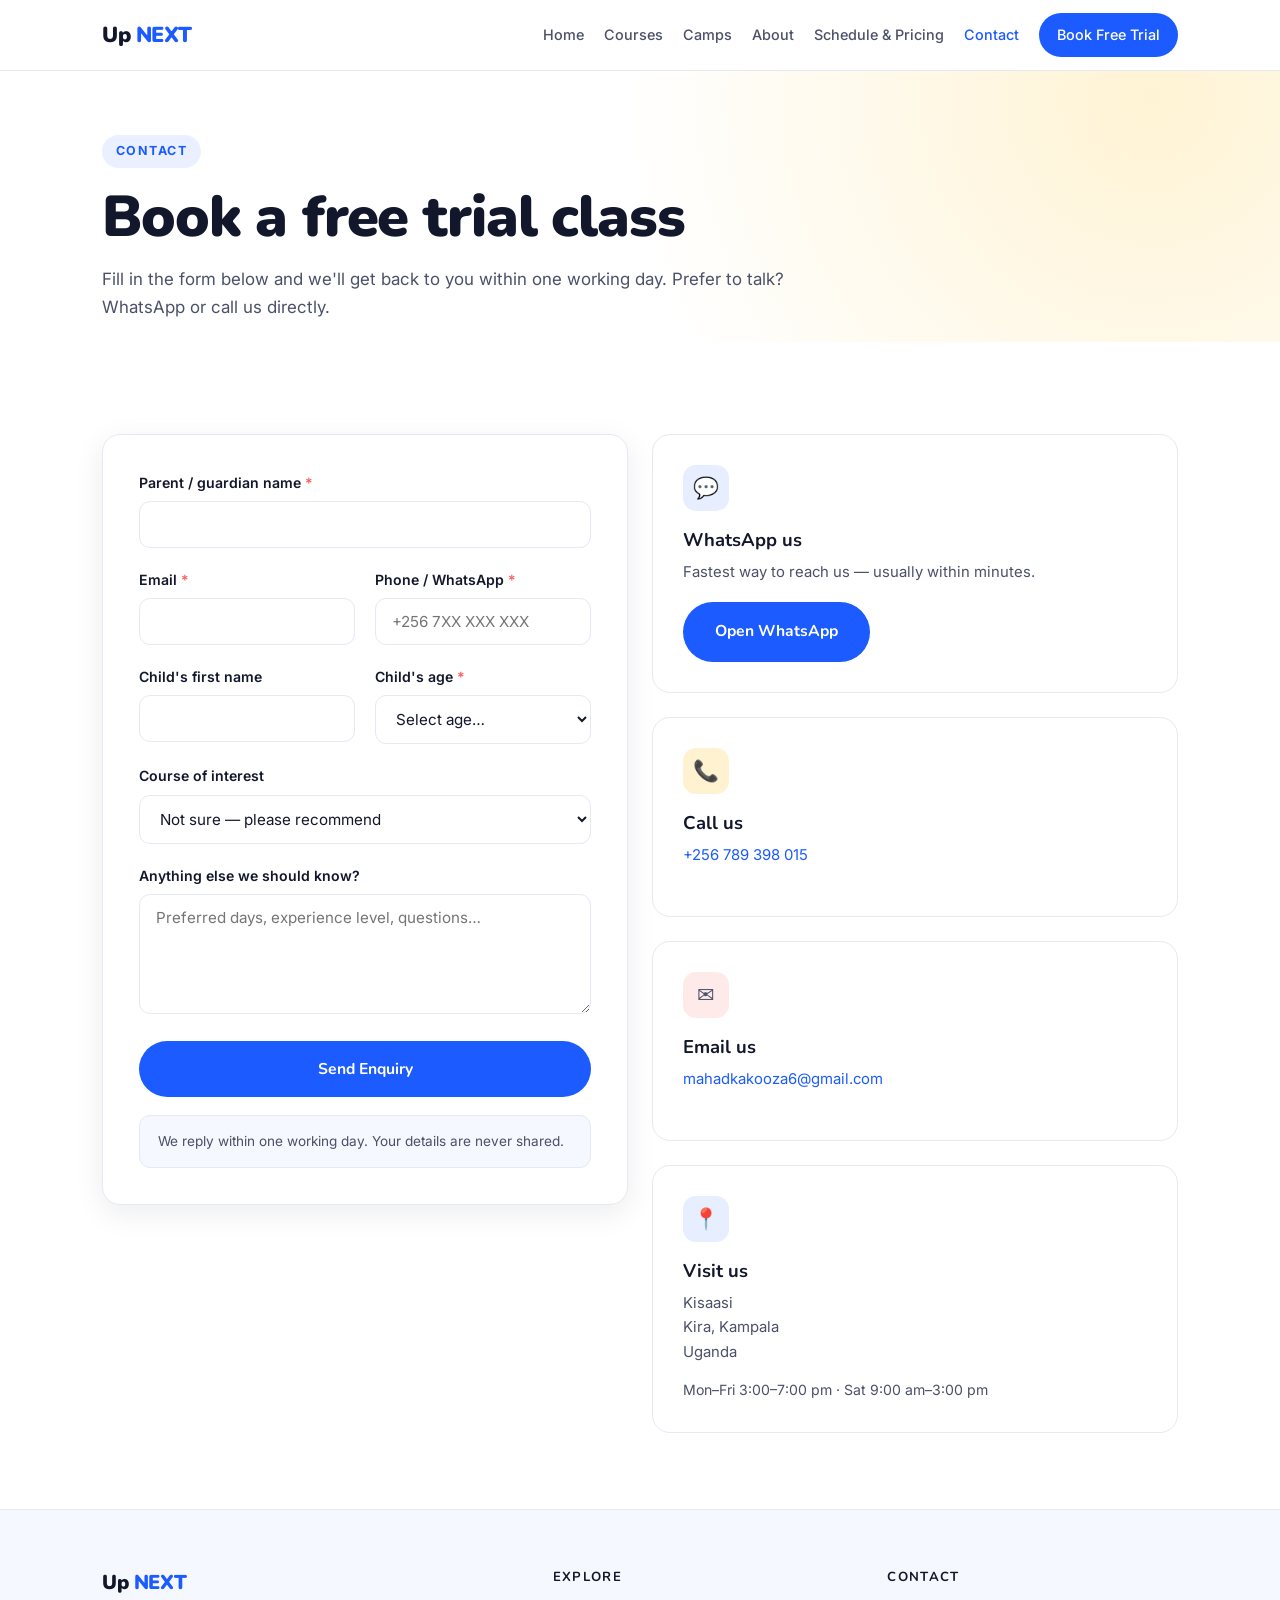
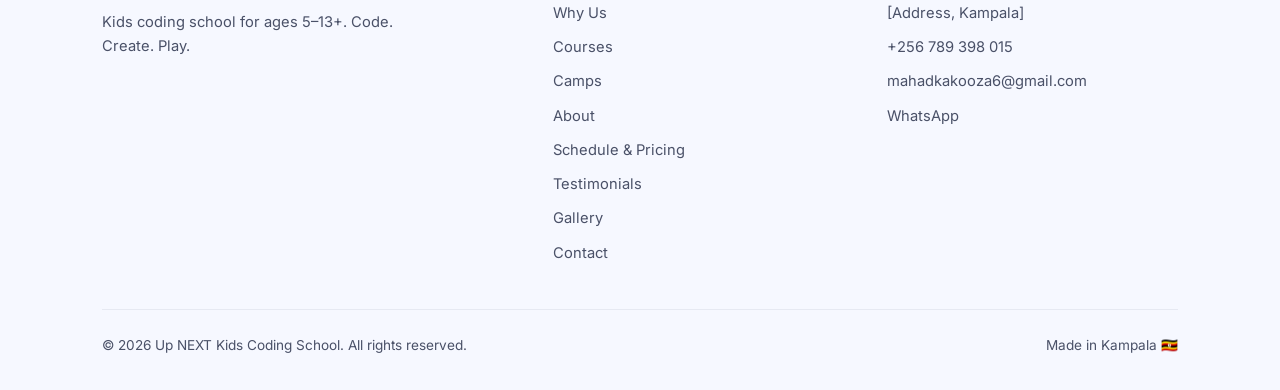
<file: contact.html>
<!DOCTYPE html>
<html lang="en">
<head>
<meta charset="UTF-8" />
<meta name="viewport" content="width=device-width, initial-scale=1.0" />
<title>Contact &amp; Book a Free Trial | Up NEXT Kids Coding School</title>
<meta name="description" content="Book a free trial coding class for your child. Contact Up NEXT Kids Coding School in Kampala by form, phone, email or WhatsApp." />
<link rel="canonical" href="https://upnext.ug/contact.html" />
<link rel="preconnect" href="https://fonts.googleapis.com" />
<link rel="preconnect" href="https://fonts.gstatic.com" crossorigin />
<link href="https://fonts.googleapis.com/css2?family=Nunito:wght@400;700;900&family=Inter:wght@400;500;600&display=swap" rel="stylesheet" />
<link rel="stylesheet" href="assets/styles.css" />
</head>
<body>

<header>
  <div class="wrap nav">
    <a href="index.html" class="brand">Up <span>NEXT</span></a>
    <button class="burger" id="burger" aria-label="Menu" aria-expanded="false">
      <span></span><span></span><span></span>
    </button>
    <nav class="nav-links" id="navLinks">
      <a href="index.html">Home</a>
      <a href="courses.html">Courses</a>
      <a href="camps.html">Camps</a>
      <a href="about.html">About</a>
      <a href="schedule.html">Schedule &amp; Pricing</a>
      <a href="contact.html" class="active">Contact</a>
      <a href="contact.html" class="nav-cta">Book Free Trial</a>
    </nav>
  </div>
</header>

<div class="page-hero">
  <div class="wrap">
    <span class="eyebrow">Contact</span>
    <h1>Book a free trial class</h1>
    <p class="lead">
      Fill in the form below and we'll get back to you within one working day.
      Prefer to talk? WhatsApp or call us directly.
    </p>
  </div>
</div>

<section style="padding-top:48px">
  <div class="wrap">
    <div class="grid-2" style="align-items:start">

      <!-- ==================== FORM ==================== -->
      <div class="form-card">
        <div id="formStatus" class="form-status" role="status" aria-live="polite"></div>

        <form id="enquiryForm"
              action="https://formspree.io/f/mqpeedez"
              method="POST">

          <div class="field">
            <label for="parentName">Parent / guardian name <span class="req">*</span></label>
            <input type="text" id="parentName" name="parent_name" required />
          </div>

          <div class="field-row">
            <div class="field">
              <label for="email">Email <span class="req">*</span></label>
              <input type="email" id="email" name="email" required />
            </div>
            <div class="field">
              <label for="phone">Phone / WhatsApp <span class="req">*</span></label>
              <input type="tel" id="phone" name="phone" required
                     placeholder="+256 7XX XXX XXX" />
            </div>
          </div>

          <div class="field-row">
            <div class="field">
              <label for="childName">Child's first name</label>
              <input type="text" id="childName" name="child_name" />
            </div>
            <div class="field">
              <label for="childAge">Child's age <span class="req">*</span></label>
              <select id="childAge" name="child_age" required>
                <option value="">Select age…</option>
                <option>5</option><option>6</option><option>7</option>
                <option>8</option><option>9</option><option>10</option>
                <option>11</option><option>12</option><option>13</option>
                <option>14+</option>
              </select>
            </div>
          </div>

          <div class="field">
            <label for="course">Course of interest</label>
            <select id="course" name="course_interest">
              <option value="">Not sure — please recommend</option>
              <option>Coding Playground (Ages 5–7)</option>
              <option>Scratch Game Makers (Ages 7–9)</option>
              <option>Python Pioneers (Ages 9–11)</option>
              <option>Code Crafters (Ages 11–13)</option>
              <option>Advanced Innovators (Ages 13+)</option>
              <option>Summer / Holiday Camp</option>
              <option>Private 1:1 Lessons</option>
            </select>
          </div>

          <div class="field">
            <label for="message">Anything else we should know?</label>
            <textarea id="message" name="message"
              placeholder="Preferred days, experience level, questions…"></textarea>
          </div>

          <!-- Honeypot: real users won't see or fill this -->
          <input type="text" name="_gotcha" class="hp" tabindex="-1" autocomplete="off" />

          <!-- Subject line shown in the Formspree inbox -->
          <input type="hidden" name="_subject" value="New trial enquiry — Up NEXT" />

          <button type="submit" class="btn btn-primary btn-block">Send Enquiry</button>

          <p class="form-note">
            We reply within one working day. Your details are never shared.
          </p>
        </form>
      </div>

      <!-- ==================== CONTACT INFO ==================== -->
      <div>
        <div class="card" style="margin-bottom:24px">
          <div class="icon">💬</div>
          <h3>WhatsApp us</h3>
          <p style="margin:10px 0 18px">Fastest way to reach us — usually within minutes.</p>
          <a href="https://wa.me/256789398015" class="btn btn-primary">Open WhatsApp</a>
        </div>

        <div class="card" style="margin-bottom:24px">
          <div class="icon y">📞</div>
          <h3>Call us</h3>
          <p style="margin:10px 0 18px"><a href="tel:+256789398015">+256 789 398 015</a></p>
        </div>

        <div class="card" style="margin-bottom:24px">
          <div class="icon c">✉️</div>
          <h3>Email us</h3>
          <p style="margin:10px 0 18px"><a href="mailto:mahadkakooza6@gmail.com">mahadkakooza6@gmail.com</a></p>
        </div>

        <div class="card">
          <div class="icon">📍</div>
          <h3>Visit us</h3>
          <p style="margin:10px 0 0">
            Kisaasi<br>
            Kira, Kampala<br>
            Uganda
          </p>
          <p style="margin-top:14px;font-size:.88rem">
            Mon–Fri 3:00–7:00 pm · Sat 9:00 am–3:00 pm
          </p>
        </div>
      </div>

    </div>
  </div>
</section>

<footer>
  <div class="wrap">
    <div class="foot-grid">
      <div>
        <a href="index.html" class="brand" style="font-size:1.25rem">Up <span>NEXT</span></a>
        <p style="margin-top:14px;font-size:.92rem;max-width:34ch">
          Kids coding school for ages 5–13+. Code. Create. Play.
        </p>
      </div>
      <div>
        <h4>Explore</h4>
        <ul>
          <li><a href="index.html#why">Why Us</a></li>
          <li><a href="courses.html">Courses</a></li>
          <li><a href="camps.html">Camps</a></li>
          <li><a href="about.html">About</a></li>
          <li><a href="schedule.html">Schedule &amp; Pricing</a></li>
          <li><a href="index.html#testimonials">Testimonials</a></li>
          <li><a href="index.html#gallery">Gallery</a></li>
          <li><a href="contact.html">Contact</a></li>
        </ul>
      </div>
      <div>
        <h4>Contact</h4>
        <ul>
          <li>[Address, Kampala]</li>
          <li><a href="tel:+256789398015">+256 789 398 015</a></li>
          <li><a href="mailto:mahadkakooza6@gmail.com">mahadkakooza6@gmail.com</a></li>
          <li><a href="https://wa.me/256789398015">WhatsApp</a></li>
        </ul>
      </div>
    </div>
    <div class="foot-bottom">
      <span>© <span id="year"></span> Up NEXT Kids Coding School. All rights reserved.</span>
      <span>Made in Kampala 🇺🇬</span>
    </div>
  </div>
</footer>

<script src="assets/script.js"></script>
<script>
/* AJAX form submit so the user stays on the page */
(function () {
  const form = document.getElementById('enquiryForm');
  const status = document.getElementById('formStatus');
  if (!form) return;

  form.addEventListener('submit', async function (e) {
    e.preventDefault();
    const data = new FormData(form);

    status.className = 'form-status';
    status.textContent = '';

    try {
      const res = await fetch(form.action, {
        method: 'POST',
        body: data,
        headers: { Accept: 'application/json' }
      });

      if (res.ok) {
        form.reset();
        status.className = 'form-status ok';
        status.textContent =
          '✅ Thank you! Your enquiry has been sent. We will get back to you within one working day.';
        status.scrollIntoView({ behavior: 'smooth', block: 'center' });
      } else {
        const json = await res.json().catch(() => ({}));
        status.className = 'form-status err';
        status.textContent =
          (json.errors && json.errors[0] && json.errors[0].message) ||
          'Something went wrong. Please try again or WhatsApp us directly.';
      }
    } catch (err) {
      status.className = 'form-status err';
      status.textContent =
        'Network error. Please check your connection or WhatsApp us directly.';
    }
  });
})();
</script>
</body>
</html>
</file>
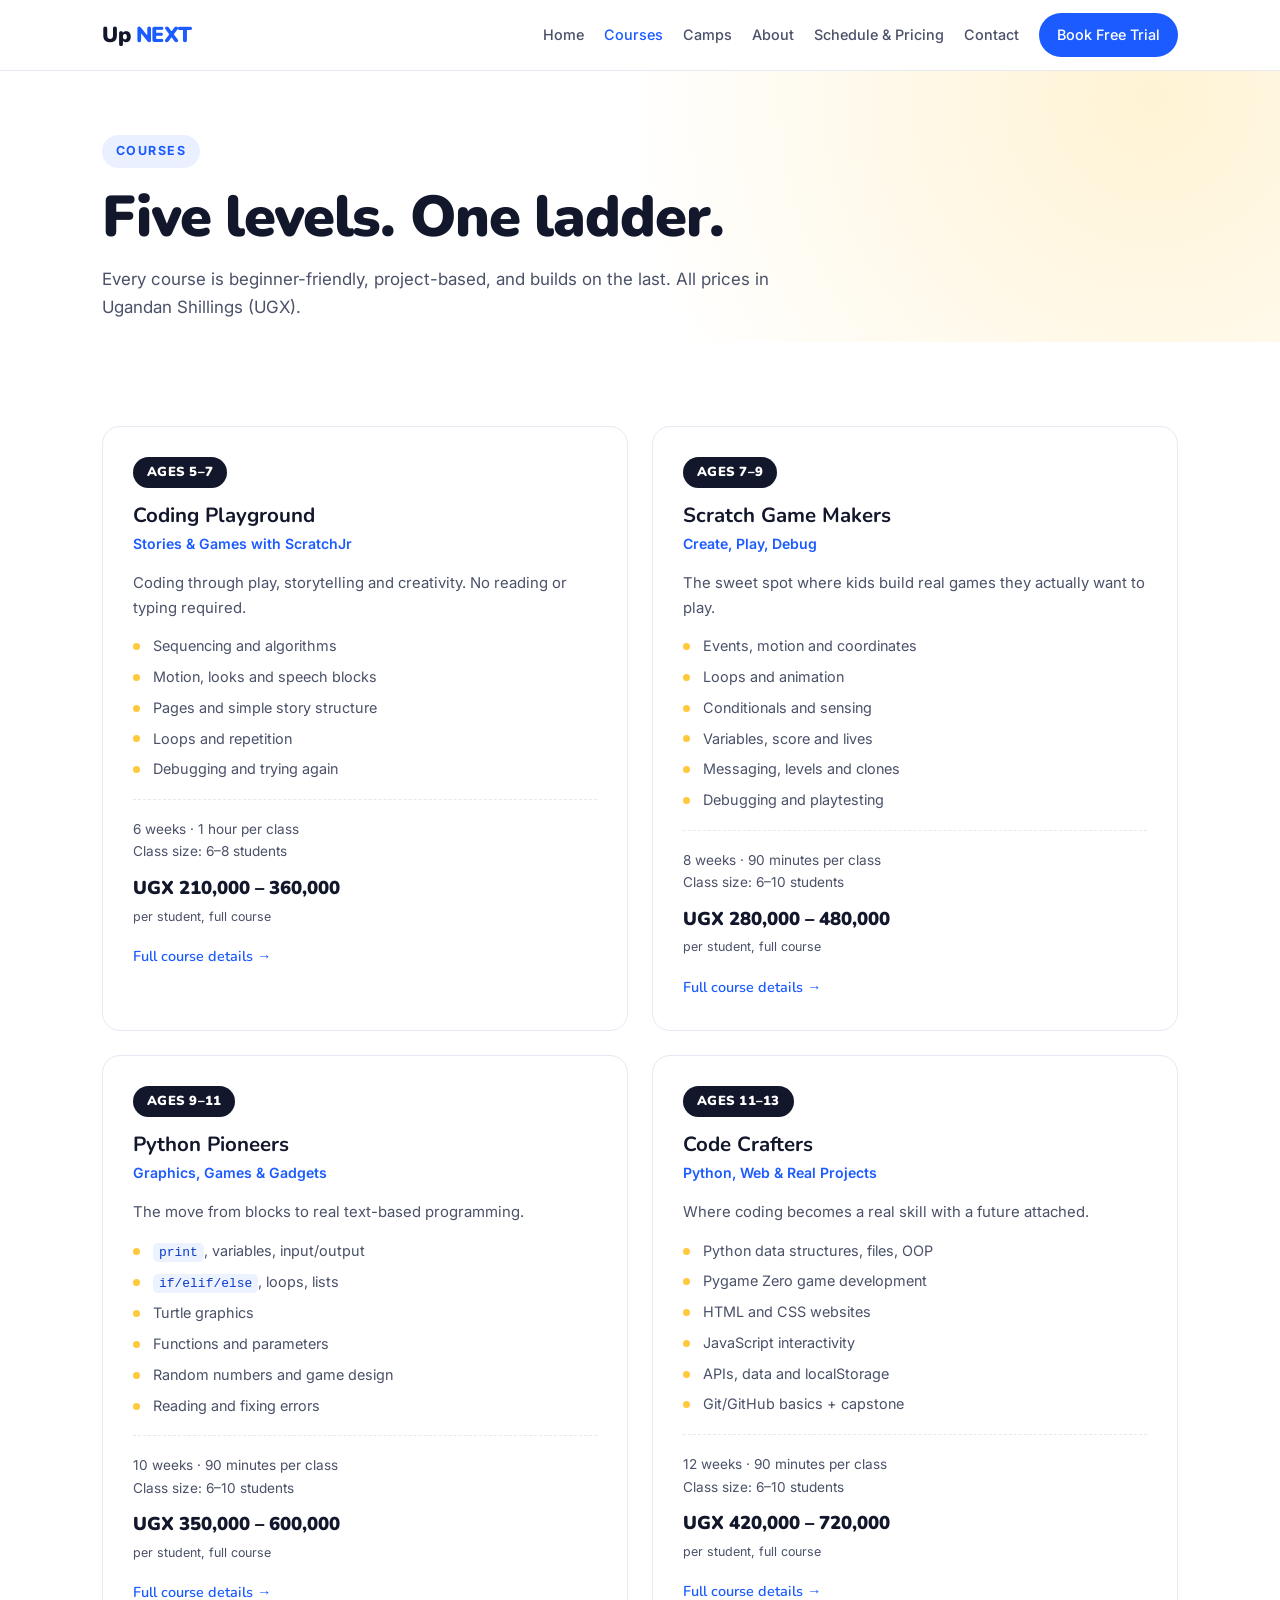
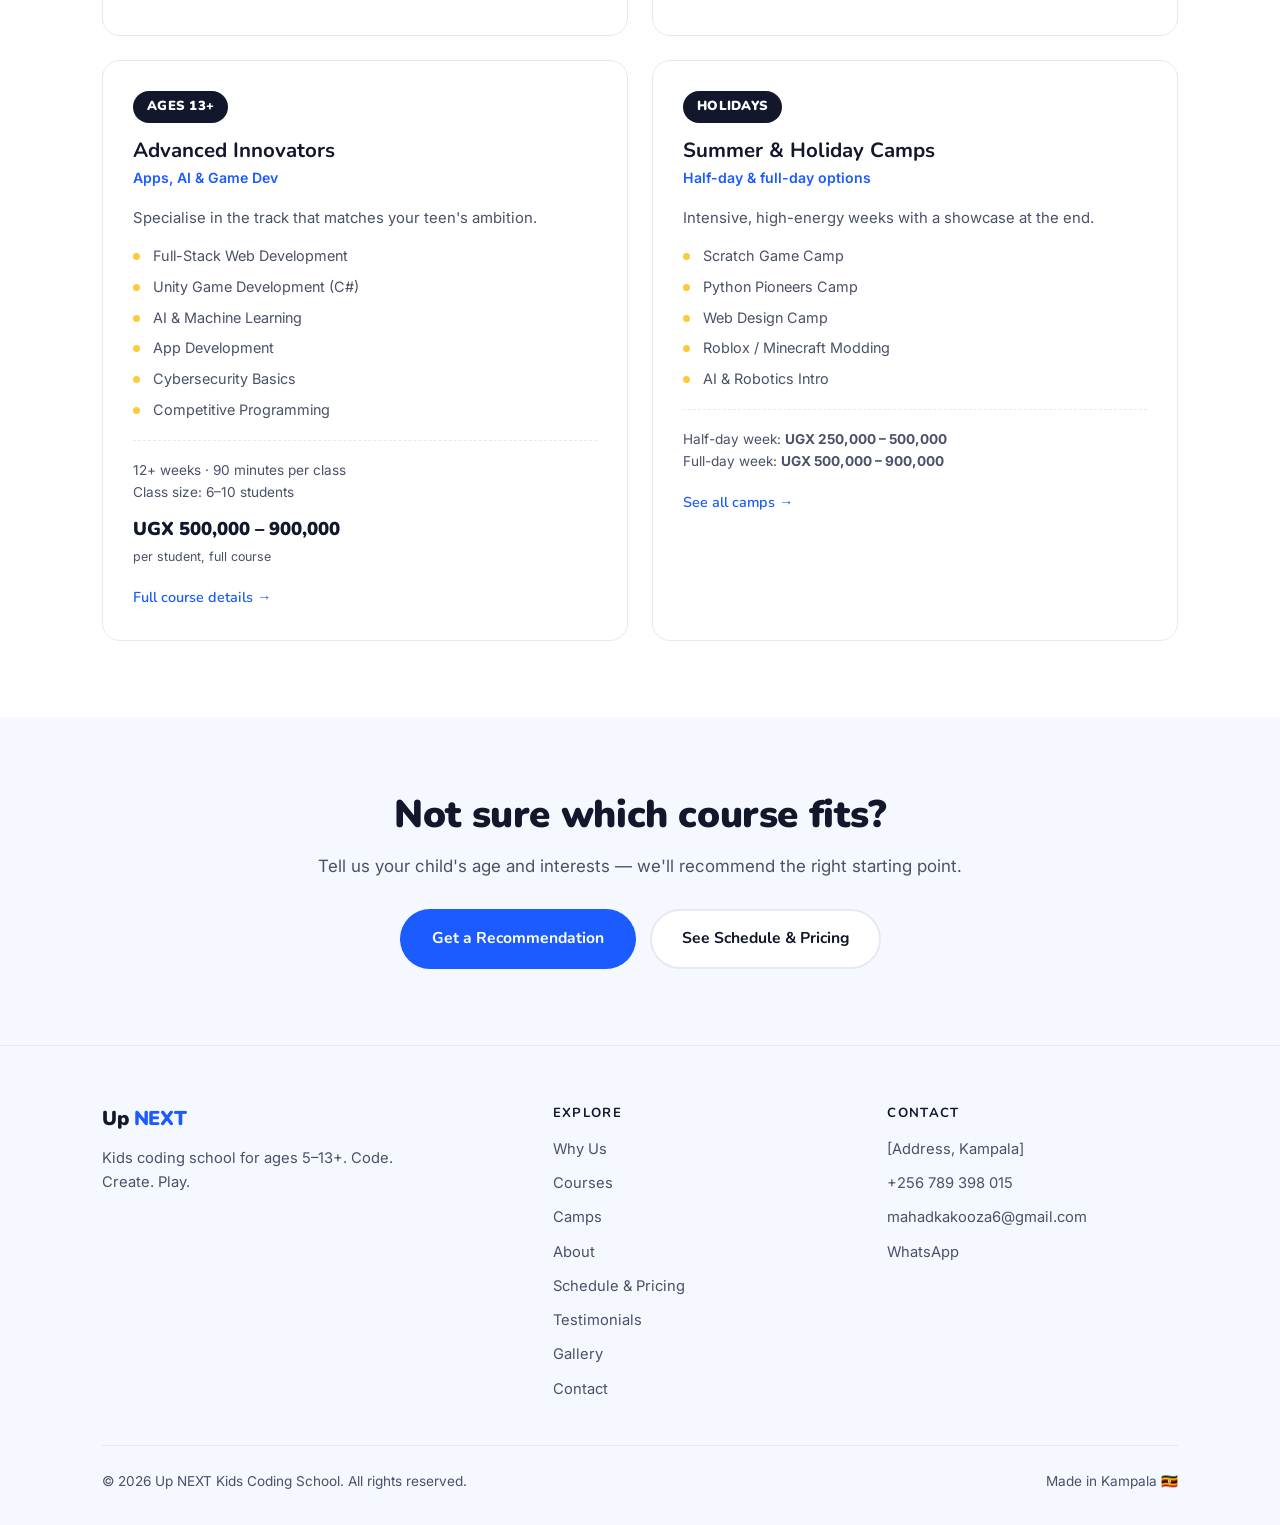
<file: courses.html>
<!DOCTYPE html>
<html lang="en">
<head>
<meta charset="UTF-8" />
<meta name="viewport" content="width=device-width, initial-scale=1.0" />
<title>Courses | Up NEXT Kids Coding School</title>
<meta name="description" content="Five coding courses for ages 5–13+: ScratchJr, Scratch, Python, web development and advanced specialisations. All prices in UGX." />
<link rel="canonical" href="https://upnext.ug/courses.html" />
<link rel="preconnect" href="https://fonts.googleapis.com" />
<link rel="preconnect" href="https://fonts.gstatic.com" crossorigin />
<link href="https://fonts.googleapis.com/css2?family=Nunito:wght@400;700;900&family=Inter:wght@400;500;600&display=swap" rel="stylesheet" />
<link rel="stylesheet" href="assets/styles.css" />
</head>
<body>

<header>
  <div class="wrap nav">
    <a href="index.html" class="brand">Up <span>NEXT</span></a>
    <button class="burger" id="burger" aria-label="Menu" aria-expanded="false">
      <span></span><span></span><span></span>
    </button>
    <nav class="nav-links" id="navLinks">
      <a href="index.html">Home</a>
      <a href="courses.html" class="active">Courses</a>
      <a href="camps.html">Camps</a>
      <a href="about.html">About</a>
      <a href="schedule.html">Schedule &amp; Pricing</a>
      <a href="contact.html">Contact</a>
      <a href="contact.html" class="nav-cta">Book Free Trial</a>
    </nav>
  </div>
</header>

<div class="page-hero">
  <div class="wrap">
    <span class="eyebrow">Courses</span>
    <h1>Five levels. One ladder.</h1>
    <p class="lead">
      Every course is beginner-friendly, project-based, and builds on the last.
      All prices in Ugandan Shillings (UGX).
    </p>
  </div>
</div>

<section style="padding-top:40px">
  <div class="wrap">
    <div class="grid-2">

      <div class="course">
        <span class="age-tag">AGES 5–7</span>
        <h3>Coding Playground</h3>
        <p class="sub">Stories &amp; Games with ScratchJr</p>
        <p style="font-size:.93rem">Coding through play, storytelling and creativity. No reading or typing required.</p>
        <ul>
          <li>Sequencing and algorithms</li>
          <li>Motion, looks and speech blocks</li>
          <li>Pages and simple story structure</li>
          <li>Loops and repetition</li>
          <li>Debugging and trying again</li>
        </ul>
        <div class="meta">
          6 weeks · 1 hour per class<br>
          Class size: 6–8 students
          <div class="price">UGX 210,000 – 360,000 <small>per student, full course</small></div>
        </div>
        <a href="courses/coding-playground.html" class="course-link">Full course details →</a>
      </div>

      <div class="course">
        <span class="age-tag">AGES 7–9</span>
        <h3>Scratch Game Makers</h3>
        <p class="sub">Create, Play, Debug</p>
        <p style="font-size:.93rem">The sweet spot where kids build real games they actually want to play.</p>
        <ul>
          <li>Events, motion and coordinates</li>
          <li>Loops and animation</li>
          <li>Conditionals and sensing</li>
          <li>Variables, score and lives</li>
          <li>Messaging, levels and clones</li>
          <li>Debugging and playtesting</li>
        </ul>
        <div class="meta">
          8 weeks · 90 minutes per class<br>
          Class size: 6–10 students
          <div class="price">UGX 280,000 – 480,000 <small>per student, full course</small></div>
        </div>
        <a href="courses/scratch-game-makers.html" class="course-link">Full course details →</a>
      </div>

      <div class="course">
        <span class="age-tag">AGES 9–11</span>
        <h3>Python Pioneers</h3>
        <p class="sub">Graphics, Games &amp; Gadgets</p>
        <p style="font-size:.93rem">The move from blocks to real text-based programming.</p>
        <ul>
          <li><code>print</code>, variables, input/output</li>
          <li><code>if/elif/else</code>, loops, lists</li>
          <li>Turtle graphics</li>
          <li>Functions and parameters</li>
          <li>Random numbers and game design</li>
          <li>Reading and fixing errors</li>
        </ul>
        <div class="meta">
          10 weeks · 90 minutes per class<br>
          Class size: 6–10 students
          <div class="price">UGX 350,000 – 600,000 <small>per student, full course</small></div>
        </div>
        <a href="courses/python-pioneers.html" class="course-link">Full course details →</a>
      </div>

      <div class="course">
        <span class="age-tag">AGES 11–13</span>
        <h3>Code Crafters</h3>
        <p class="sub">Python, Web &amp; Real Projects</p>
        <p style="font-size:.93rem">Where coding becomes a real skill with a future attached.</p>
        <ul>
          <li>Python data structures, files, OOP</li>
          <li>Pygame Zero game development</li>
          <li>HTML and CSS websites</li>
          <li>JavaScript interactivity</li>
          <li>APIs, data and localStorage</li>
          <li>Git/GitHub basics + capstone</li>
        </ul>
        <div class="meta">
          12 weeks · 90 minutes per class<br>
          Class size: 6–10 students
          <div class="price">UGX 420,000 – 720,000 <small>per student, full course</small></div>
        </div>
        <a href="courses/code-crafters.html" class="course-link">Full course details →</a>
      </div>

      <div class="course">
        <span class="age-tag">AGES 13+</span>
        <h3>Advanced Innovators</h3>
        <p class="sub">Apps, AI &amp; Game Dev</p>
        <p style="font-size:.93rem">Specialise in the track that matches your teen's ambition.</p>
        <ul>
          <li>Full-Stack Web Development</li>
          <li>Unity Game Development (C#)</li>
          <li>AI &amp; Machine Learning</li>
          <li>App Development</li>
          <li>Cybersecurity Basics</li>
          <li>Competitive Programming</li>
        </ul>
        <div class="meta">
          12+ weeks · 90 minutes per class<br>
          Class size: 6–10 students
          <div class="price">UGX 500,000 – 900,000 <small>per student, full course</small></div>
        </div>
        <a href="courses/advanced-innovators.html" class="course-link">Full course details →</a>
      </div>

      <div class="course">
        <span class="age-tag">HOLIDAYS</span>
        <h3>Summer &amp; Holiday Camps</h3>
        <p class="sub">Half-day &amp; full-day options</p>
        <p style="font-size:.93rem">Intensive, high-energy weeks with a showcase at the end.</p>
        <ul>
          <li>Scratch Game Camp</li>
          <li>Python Pioneers Camp</li>
          <li>Web Design Camp</li>
          <li>Roblox / Minecraft Modding</li>
          <li>AI &amp; Robotics Intro</li>
        </ul>
        <div class="meta">
          Half-day week: <strong>UGX 250,000 – 500,000</strong><br>
          Full-day week: <strong>UGX 500,000 – 900,000</strong>
        </div>
        <a href="camps.html" class="course-link">See all camps →</a>
      </div>

    </div>
  </div>
</section>

<section class="soft">
  <div class="wrap center">
    <h2>Not sure which course fits?</h2>
    <p class="lead" style="margin-top:16px">
      Tell us your child's age and interests — we'll recommend the right starting point.
    </p>
    <div class="btns" style="justify-content:center;margin-top:28px">
      <a href="contact.html" class="btn btn-primary">Get a Recommendation</a>
      <a href="schedule.html" class="btn btn-ghost">See Schedule &amp; Pricing</a>
    </div>
  </div>
</section>

<footer>
  <div class="wrap">
    <div class="foot-grid">
      <div>
        <a href="index.html" class="brand" style="font-size:1.25rem">Up <span>NEXT</span></a>
        <p style="margin-top:14px;font-size:.92rem;max-width:34ch">
          Kids coding school for ages 5–13+. Code. Create. Play.
        </p>
      </div>
      <div>
        <h4>Explore</h4>
        <ul>
          <li><a href="index.html#why">Why Us</a></li>
          <li><a href="courses.html">Courses</a></li>
          <li><a href="camps.html">Camps</a></li>
          <li><a href="about.html">About</a></li>
          <li><a href="schedule.html">Schedule &amp; Pricing</a></li>
          <li><a href="index.html#testimonials">Testimonials</a></li>
          <li><a href="index.html#gallery">Gallery</a></li>
          <li><a href="contact.html">Contact</a></li>
        </ul>
      </div>
      <div>
        <h4>Contact</h4>
        <ul>
          <li>[Address, Kampala]</li>
          <li><a href="tel:+256789398015">+256 789 398 015</a></li>
          <li><a href="mailto:mahadkakooza6@gmail.com">mahadkakooza6@gmail.com</a></li>
          <li><a href="https://wa.me/256789398015">WhatsApp</a></li>
        </ul>
      </div>
    </div>
    <div class="foot-bottom">
      <span>© <span id="year"></span> Up NEXT Kids Coding School. All rights reserved.</span>
      <span>Made in Kampala 🇺🇬</span>
    </div>
  </div>
</footer>

<script src="assets/script.js"></script>
</body>
</html>
</file>
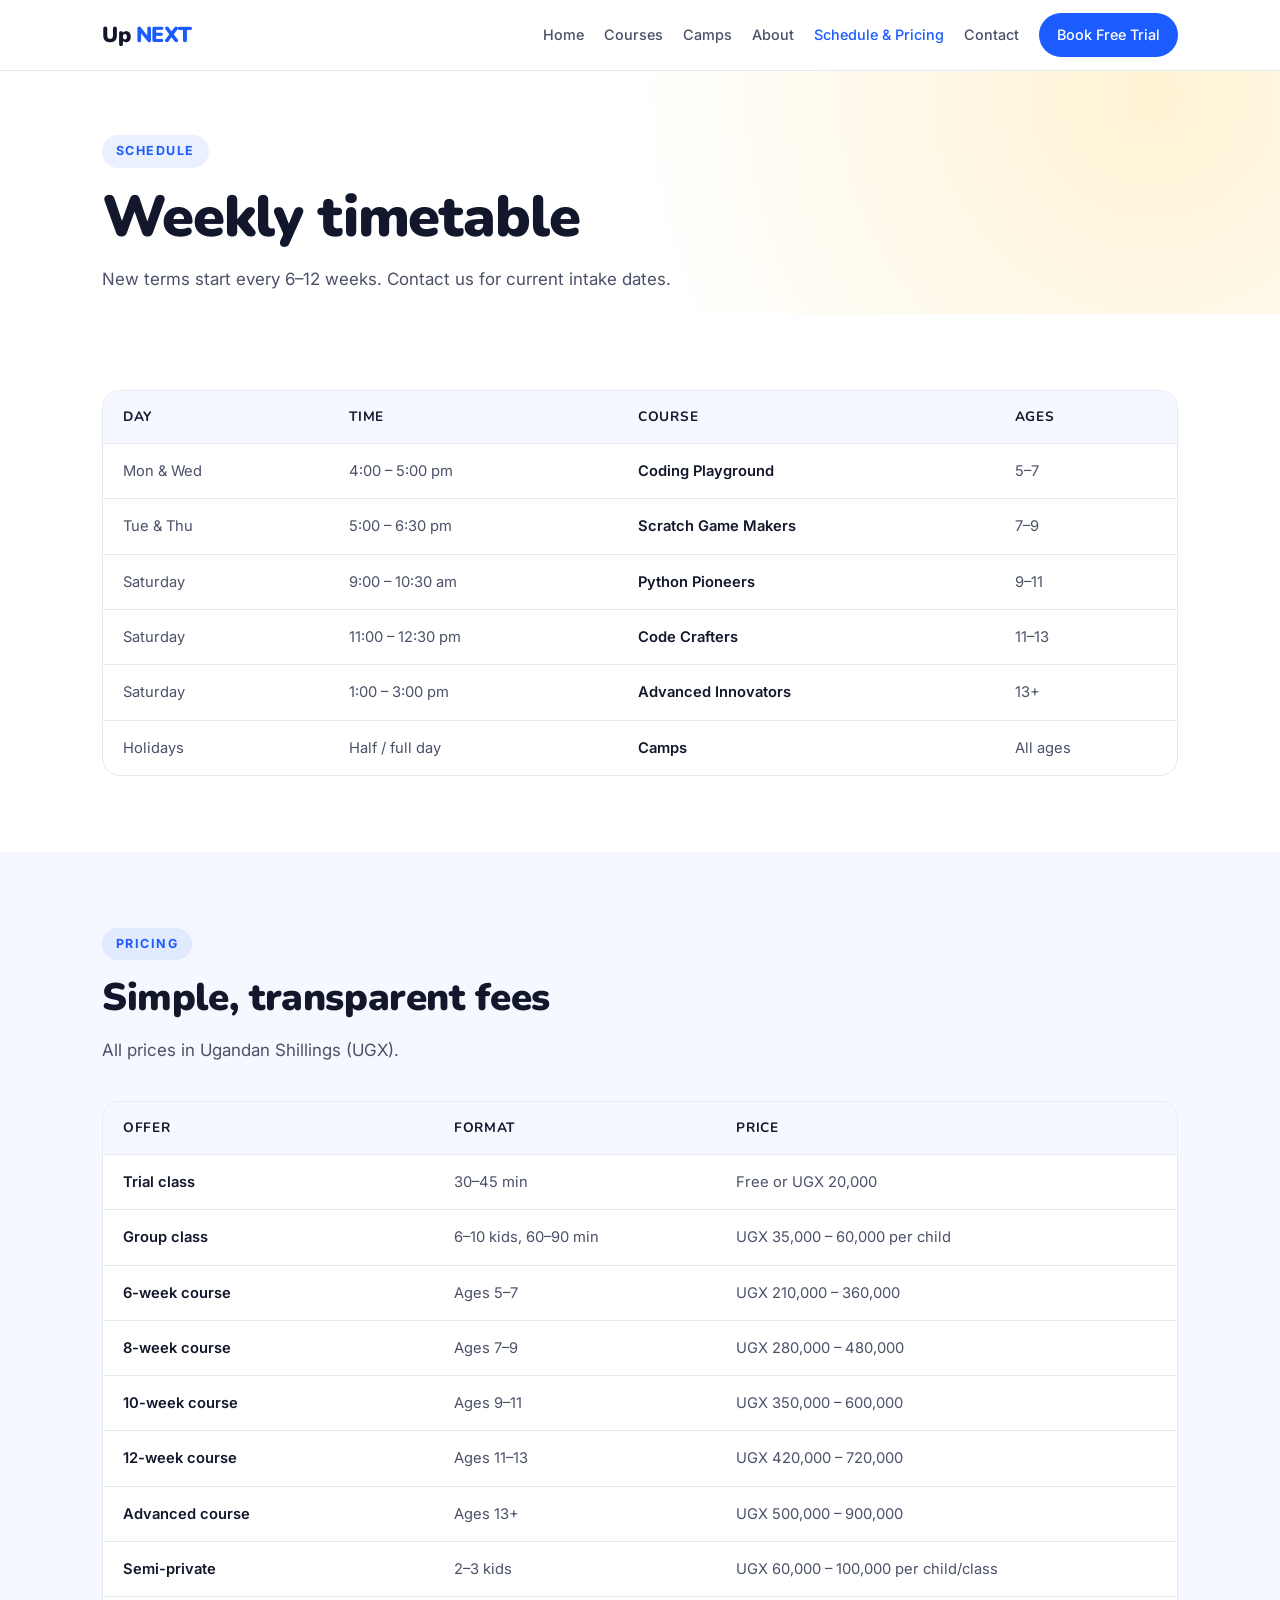
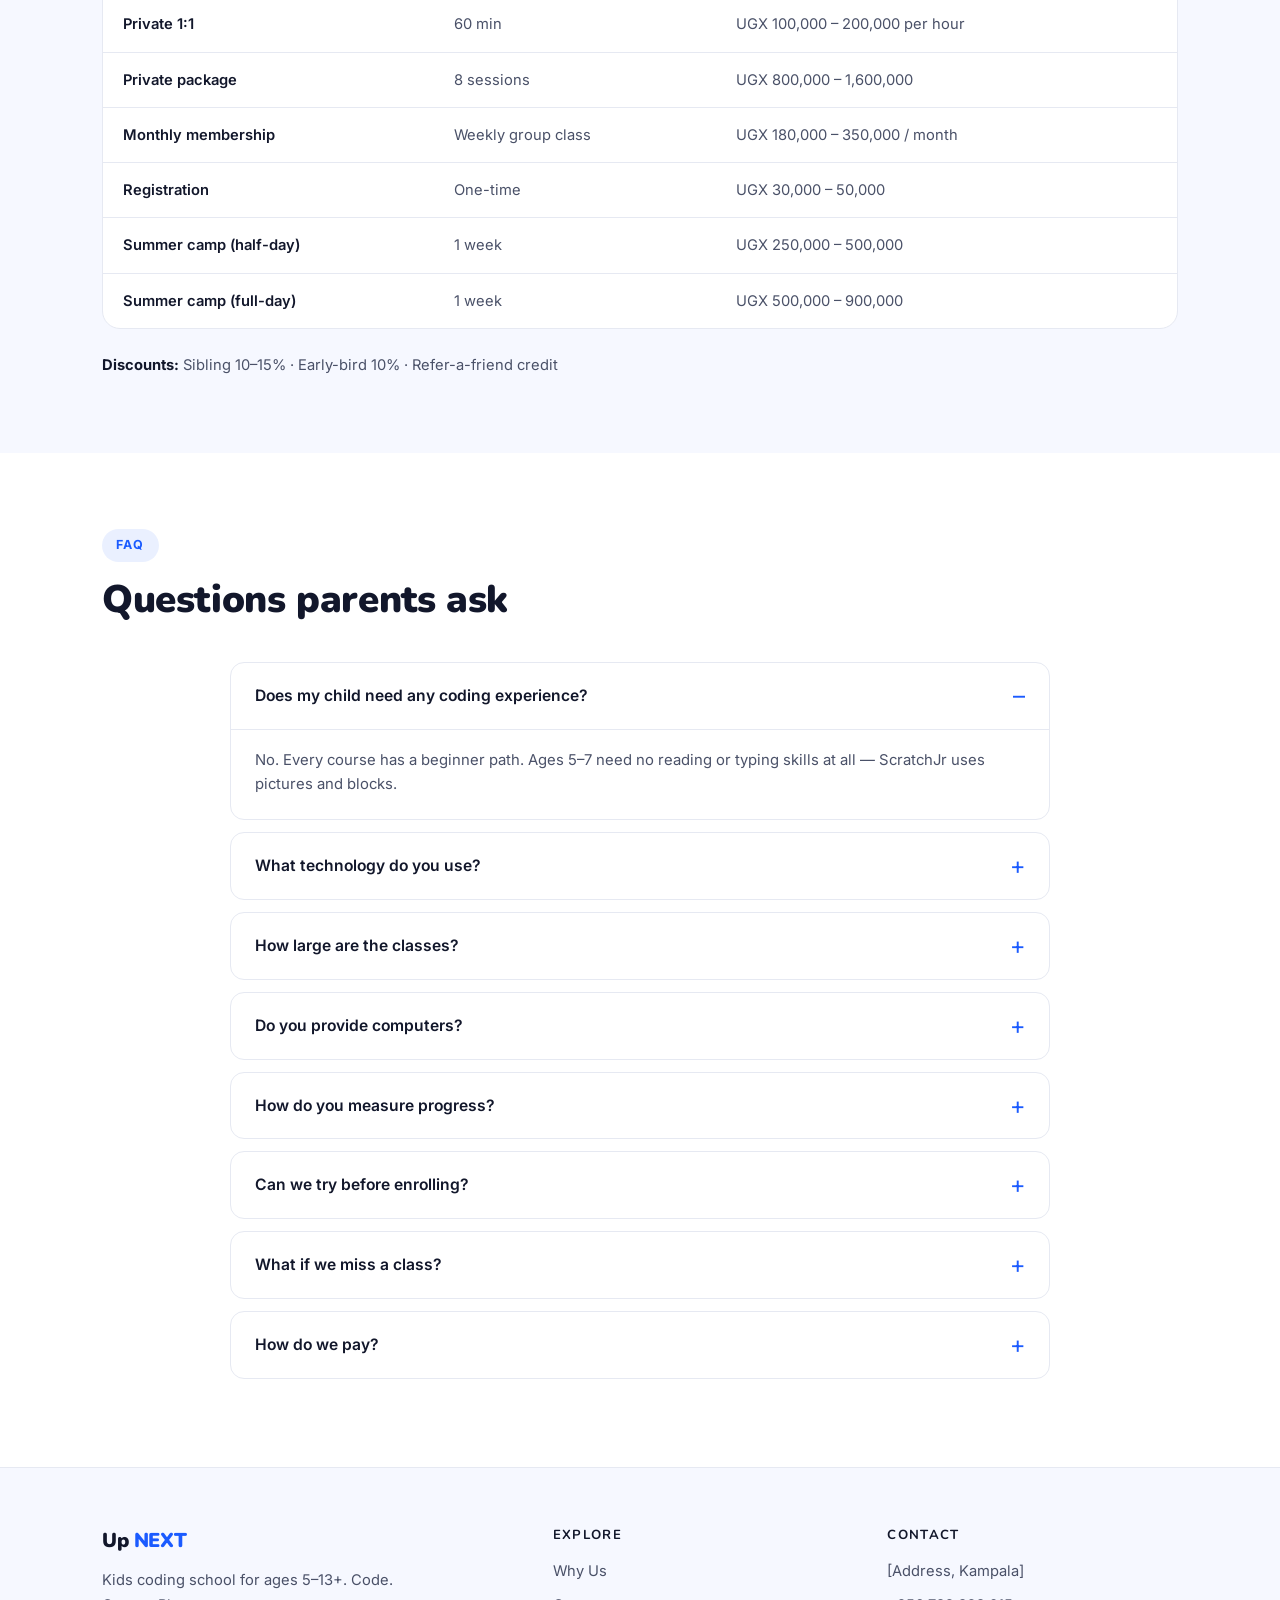
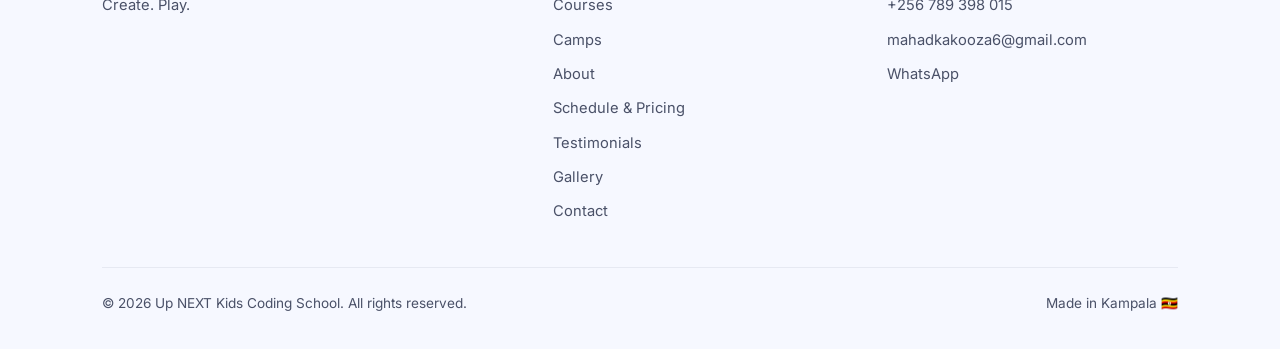
<file: schedule.html>
<!DOCTYPE html>
<html lang="en">
<head>
<meta charset="UTF-8" />
<meta name="viewport" content="width=device-width, initial-scale=1.0" />
<title>Schedule &amp; Pricing | Up NEXT Kids Coding School</title>
<meta name="description" content="Weekly timetable and course fees for Up NEXT Kids Coding School. All prices in UGX. Sibling and early-bird discounts available." />
<link rel="canonical" href="https://upnext.ug/schedule.html" />
<link rel="preconnect" href="https://fonts.googleapis.com" />
<link rel="preconnect" href="https://fonts.gstatic.com" crossorigin />
<link href="https://fonts.googleapis.com/css2?family=Nunito:wght@400;700;900&family=Inter:wght@400;500;600&display=swap" rel="stylesheet" />
<link rel="stylesheet" href="assets/styles.css" />
</head>
<body>

<header>
  <div class="wrap nav">
    <a href="index.html" class="brand">Up <span>NEXT</span></a>
    <button class="burger" id="burger" aria-label="Menu" aria-expanded="false">
      <span></span><span></span><span></span>
    </button>
    <nav class="nav-links" id="navLinks">
      <a href="index.html">Home</a>
      <a href="courses.html">Courses</a>
      <a href="camps.html">Camps</a>
      <a href="about.html">About</a>
      <a href="schedule.html" class="active">Schedule &amp; Pricing</a>
      <a href="contact.html">Contact</a>
      <a href="contact.html" class="nav-cta">Book Free Trial</a>
    </nav>
  </div>
</header>

<div class="page-hero">
  <div class="wrap">
    <span class="eyebrow">Schedule</span>
    <h1>Weekly timetable</h1>
    <p class="lead">New terms start every 6–12 weeks. Contact us for current intake dates.</p>
  </div>
</div>

<section style="padding-top:40px">
  <div class="wrap">
    <div class="table-wrap">
      <table>
        <thead>
          <tr><th>Day</th><th>Time</th><th>Course</th><th>Ages</th></tr>
        </thead>
        <tbody>
          <tr><td>Mon &amp; Wed</td><td>4:00 – 5:00 pm</td><td><strong>Coding Playground</strong></td><td>5–7</td></tr>
          <tr><td>Tue &amp; Thu</td><td>5:00 – 6:30 pm</td><td><strong>Scratch Game Makers</strong></td><td>7–9</td></tr>
          <tr><td>Saturday</td><td>9:00 – 10:30 am</td><td><strong>Python Pioneers</strong></td><td>9–11</td></tr>
          <tr><td>Saturday</td><td>11:00 – 12:30 pm</td><td><strong>Code Crafters</strong></td><td>11–13</td></tr>
          <tr><td>Saturday</td><td>1:00 – 3:00 pm</td><td><strong>Advanced Innovators</strong></td><td>13+</td></tr>
          <tr><td>Holidays</td><td>Half / full day</td><td><strong>Camps</strong></td><td>All ages</td></tr>
        </tbody>
      </table>
    </div>
  </div>
</section>

<section class="soft">
  <div class="wrap">
    <span class="eyebrow">Pricing</span>
    <h2>Simple, transparent fees</h2>
    <p class="lead" style="margin-top:16px">All prices in Ugandan Shillings (UGX).</p>

    <div class="table-wrap">
      <table>
        <thead>
          <tr><th>Offer</th><th>Format</th><th>Price</th></tr>
        </thead>
        <tbody>
          <tr><td><strong>Trial class</strong></td><td>30–45 min</td><td>Free or UGX 20,000</td></tr>
          <tr><td><strong>Group class</strong></td><td>6–10 kids, 60–90 min</td><td>UGX 35,000 – 60,000 per child</td></tr>
          <tr><td><strong>6-week course</strong></td><td>Ages 5–7</td><td>UGX 210,000 – 360,000</td></tr>
          <tr><td><strong>8-week course</strong></td><td>Ages 7–9</td><td>UGX 280,000 – 480,000</td></tr>
          <tr><td><strong>10-week course</strong></td><td>Ages 9–11</td><td>UGX 350,000 – 600,000</td></tr>
          <tr><td><strong>12-week course</strong></td><td>Ages 11–13</td><td>UGX 420,000 – 720,000</td></tr>
          <tr><td><strong>Advanced course</strong></td><td>Ages 13+</td><td>UGX 500,000 – 900,000</td></tr>
          <tr><td><strong>Semi-private</strong></td><td>2–3 kids</td><td>UGX 60,000 – 100,000 per child/class</td></tr>
          <tr><td><strong>Private 1:1</strong></td><td>60 min</td><td>UGX 100,000 – 200,000 per hour</td></tr>
          <tr><td><strong>Private package</strong></td><td>8 sessions</td><td>UGX 800,000 – 1,600,000</td></tr>
          <tr><td><strong>Monthly membership</strong></td><td>Weekly group class</td><td>UGX 180,000 – 350,000 / month</td></tr>
          <tr><td><strong>Registration</strong></td><td>One-time</td><td>UGX 30,000 – 50,000</td></tr>
          <tr><td><strong>Summer camp (half-day)</strong></td><td>1 week</td><td>UGX 250,000 – 500,000</td></tr>
          <tr><td><strong>Summer camp (full-day)</strong></td><td>1 week</td><td>UGX 500,000 – 900,000</td></tr>
        </tbody>
      </table>
    </div>

    <p style="margin-top:24px;font-size:.92rem">
      <strong style="color:var(--ink)">Discounts:</strong> Sibling 10–15% · Early-bird 10% · Refer-a-friend credit
    </p>
  </div>
</section>

<section>
  <div class="wrap">
    <span class="eyebrow">FAQ</span>
    <h2>Questions parents ask</h2>

    <div class="faq">
      <details open>
        <summary>Does my child need any coding experience?</summary>
        <p>No. Every course has a beginner path. Ages 5–7 need no reading or typing skills at all — ScratchJr uses pictures and blocks.</p>
      </details>
      <details>
        <summary>What technology do you use?</summary>
        <p>ScratchJr, Scratch, Python, Turtle, HTML/CSS, JavaScript, Pygame Zero, Unity and more — chosen to match the age group.</p>
      </details>
      <details>
        <summary>How large are the classes?</summary>
        <p>6–10 students. Semi-private (2–3 kids) and private 1:1 options are also available.</p>
      </details>
      <details>
        <summary>Do you provide computers?</summary>
        <p>[Yes — all equipment is provided.] or [Students bring their own laptop or tablet.] Contact us for details.</p>
      </details>
      <details>
        <summary>How do you measure progress?</summary>
        <p>Through portfolios, skill badges, termly progress reports, and showcase presentations to parents.</p>
      </details>
      <details>
        <summary>Can we try before enrolling?</summary>
        <p>Yes — book a free trial class. It's the best way to see if Up NEXT is the right fit.</p>
      </details>
      <details>
        <summary>What if we miss a class?</summary>
        <p>[Make-up policy — e.g. one make-up class per term, subject to availability.]</p>
      </details>
      <details>
        <summary>How do we pay?</summary>
        <p>[Mobile Money / Bank transfer / Cash]. Full payment is due before the course begins.</p>
      </details>
    </div>
  </div>
</section>

<footer>
  <div class="wrap">
    <div class="foot-grid">
      <div>
        <a href="index.html" class="brand" style="font-size:1.25rem">Up <span>NEXT</span></a>
        <p style="margin-top:14px;font-size:.92rem;max-width:34ch">
          Kids coding school for ages 5–13+. Code. Create. Play.
        </p>
      </div>
      <div>
        <h4>Explore</h4>
        <ul>
          <li><a href="index.html#why">Why Us</a></li>
          <li><a href="courses.html">Courses</a></li>
          <li><a href="camps.html">Camps</a></li>
          <li><a href="about.html">About</a></li>
          <li><a href="schedule.html">Schedule &amp; Pricing</a></li>
          <li><a href="index.html#testimonials">Testimonials</a></li>
          <li><a href="index.html#gallery">Gallery</a></li>
          <li><a href="contact.html">Contact</a></li>
        </ul>
      </div>
      <div>
        <h4>Contact</h4>
        <ul>
          <li>[Address, Kampala]</li>
          <li><a href="tel:+256789398015">+256 789 398 015</a></li>
          <li><a href="mailto:mahadkakooza6@gmail.com">mahadkakooza6@gmail.com</a></li>
          <li><a href="https://wa.me/256789398015">WhatsApp</a></li>
        </ul>
      </div>
    </div>
    <div class="foot-bottom">
      <span>© <span id="year"></span> Up NEXT Kids Coding School. All rights reserved.</span>
      <span>Made in Kampala 🇺🇬</span>
    </div>
  </div>
</footer>

<script src="assets/script.js"></script>
</body>
</html>
</file>
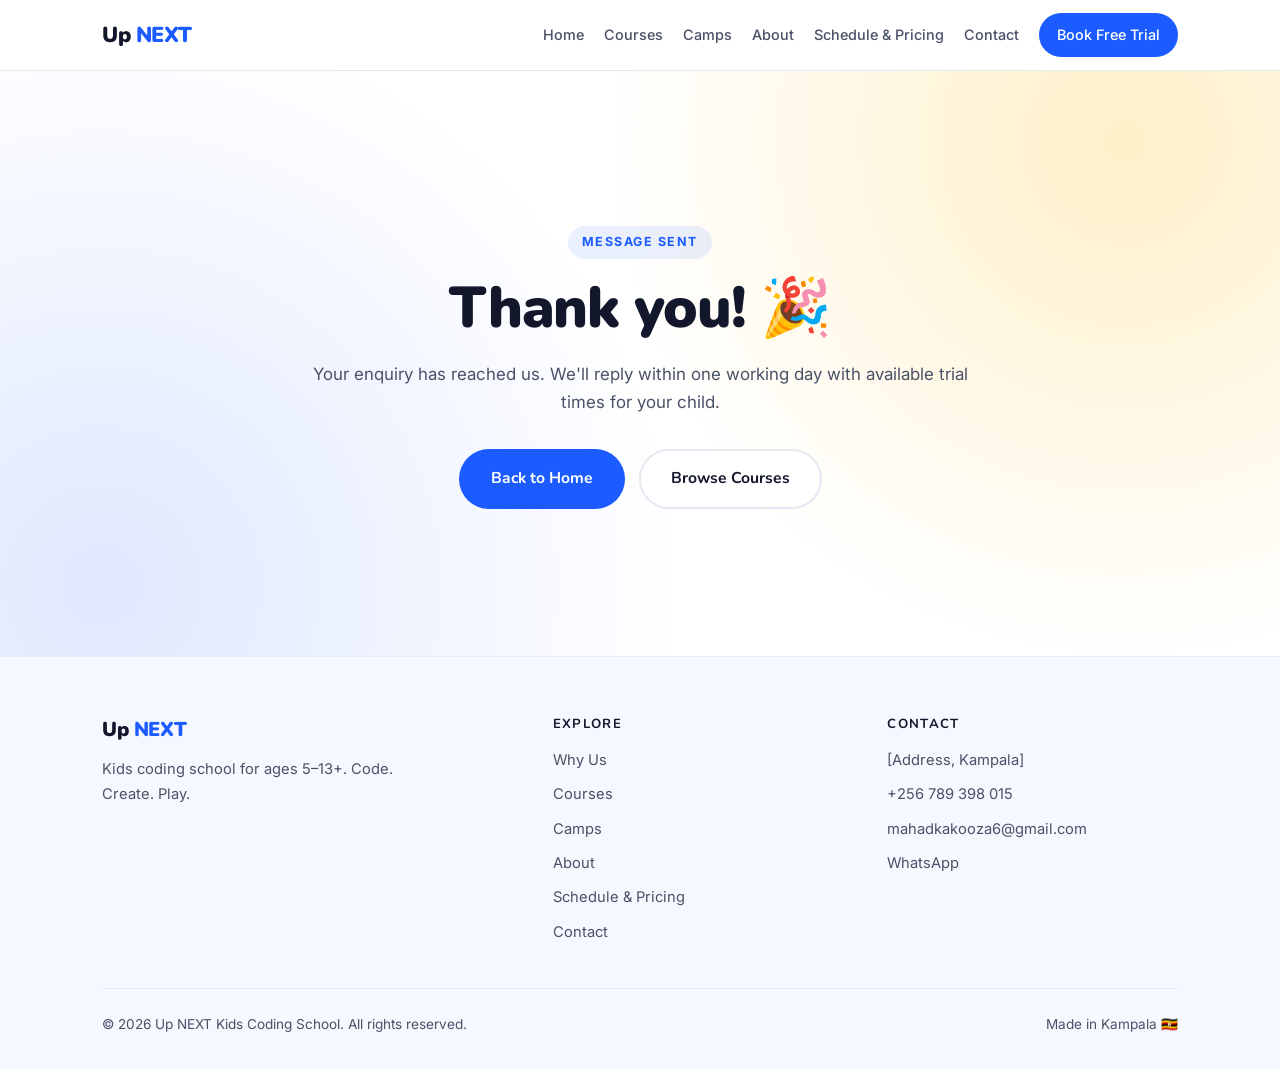
<file: thanks.html>
<!DOCTYPE html>
<html lang="en">
<head>
<meta charset="UTF-8" />
<meta name="viewport" content="width=device-width, initial-scale=1.0" />
<title>Thank you | Up NEXT Kids Coding School</title>
<meta name="robots" content="noindex,follow" />
<link rel="preconnect" href="https://fonts.googleapis.com" />
<link rel="preconnect" href="https://fonts.gstatic.com" crossorigin />
<link href="https://fonts.googleapis.com/css2?family=Nunito:wght@400;700;900&family=Inter:wght@400;500;600&display=swap" rel="stylesheet" />
<link rel="stylesheet" href="assets/styles.css" />
</head>
<body>

<header>
  <div class="wrap nav">
    <a href="index.html" class="brand">Up <span>NEXT</span></a>
    <button class="burger" id="burger" aria-label="Menu" aria-expanded="false">
      <span></span><span></span><span></span>
    </button>
    <nav class="nav-links" id="navLinks">
      <a href="index.html">Home</a>
      <a href="courses.html">Courses</a>
      <a href="camps.html">Camps</a>
      <a href="about.html">About</a>
      <a href="schedule.html">Schedule &amp; Pricing</a>
      <a href="contact.html">Contact</a>
      <a href="contact.html" class="nav-cta">Book Free Trial</a>
    </nav>
  </div>
</header>

<div class="hero" style="min-height:65vh;display:grid;place-items:center;text-align:center">
  <div class="wrap">
    <span class="eyebrow">Message sent</span>
    <h1>Thank you! 🎉</h1>
    <p class="lead" style="margin:20px auto 32px">
      Your enquiry has reached us. We'll reply within one working day with
      available trial times for your child.
    </p>
    <div class="btns" style="justify-content:center">
      <a href="index.html" class="btn btn-primary">Back to Home</a>
      <a href="courses.html" class="btn btn-ghost">Browse Courses</a>
    </div>
  </div>
</div>

<footer>
  <div class="wrap">
    <div class="foot-grid">
      <div>
        <a href="index.html" class="brand" style="font-size:1.25rem">Up <span>NEXT</span></a>
        <p style="margin-top:14px;font-size:.92rem;max-width:34ch">
          Kids coding school for ages 5–13+. Code. Create. Play.
        </p>
      </div>
      <div>
        <h4>Explore</h4>
        <ul>
          <li><a href="index.html#why">Why Us</a></li>
          <li><a href="courses.html">Courses</a></li>
          <li><a href="camps.html">Camps</a></li>
          <li><a href="about.html">About</a></li>
          <li><a href="schedule.html">Schedule &amp; Pricing</a></li>
          <li><a href="contact.html">Contact</a></li>
        </ul>
      </div>
      <div>
        <h4>Contact</h4>
        <ul>
          <li>[Address, Kampala]</li>
          <li><a href="tel:+256789398015">+256 789 398 015</a></li>
          <li><a href="mailto:mahadkakooza6@gmail.com">mahadkakooza6@gmail.com</a></li>
          <li><a href="https://wa.me/256789398015">WhatsApp</a></li>
        </ul>
      </div>
    </div>
    <div class="foot-bottom">
      <span>© <span id="year"></span> Up NEXT Kids Coding School. All rights reserved.</span>
      <span>Made in Kampala 🇺🇬</span>
    </div>
  </div>
</footer>

<script src="assets/script.js"></script>
</body>
</html>
</file>
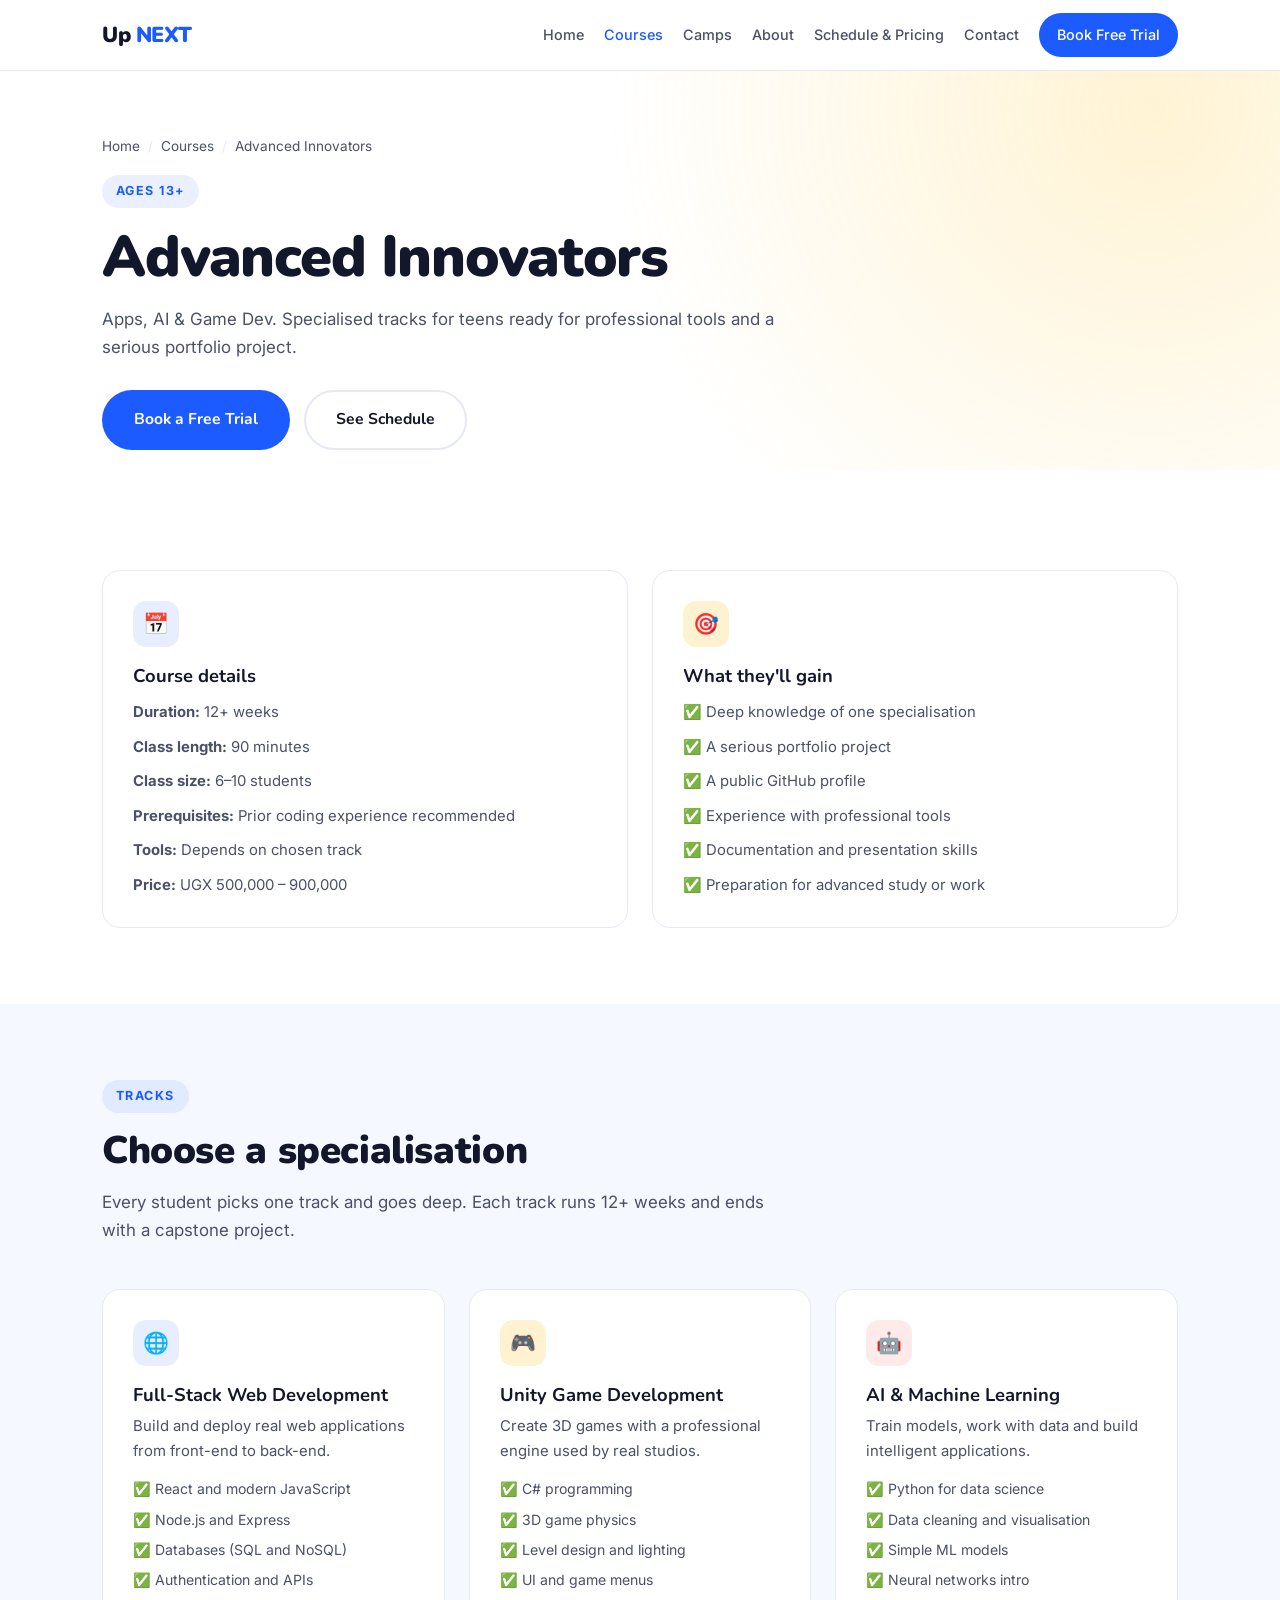
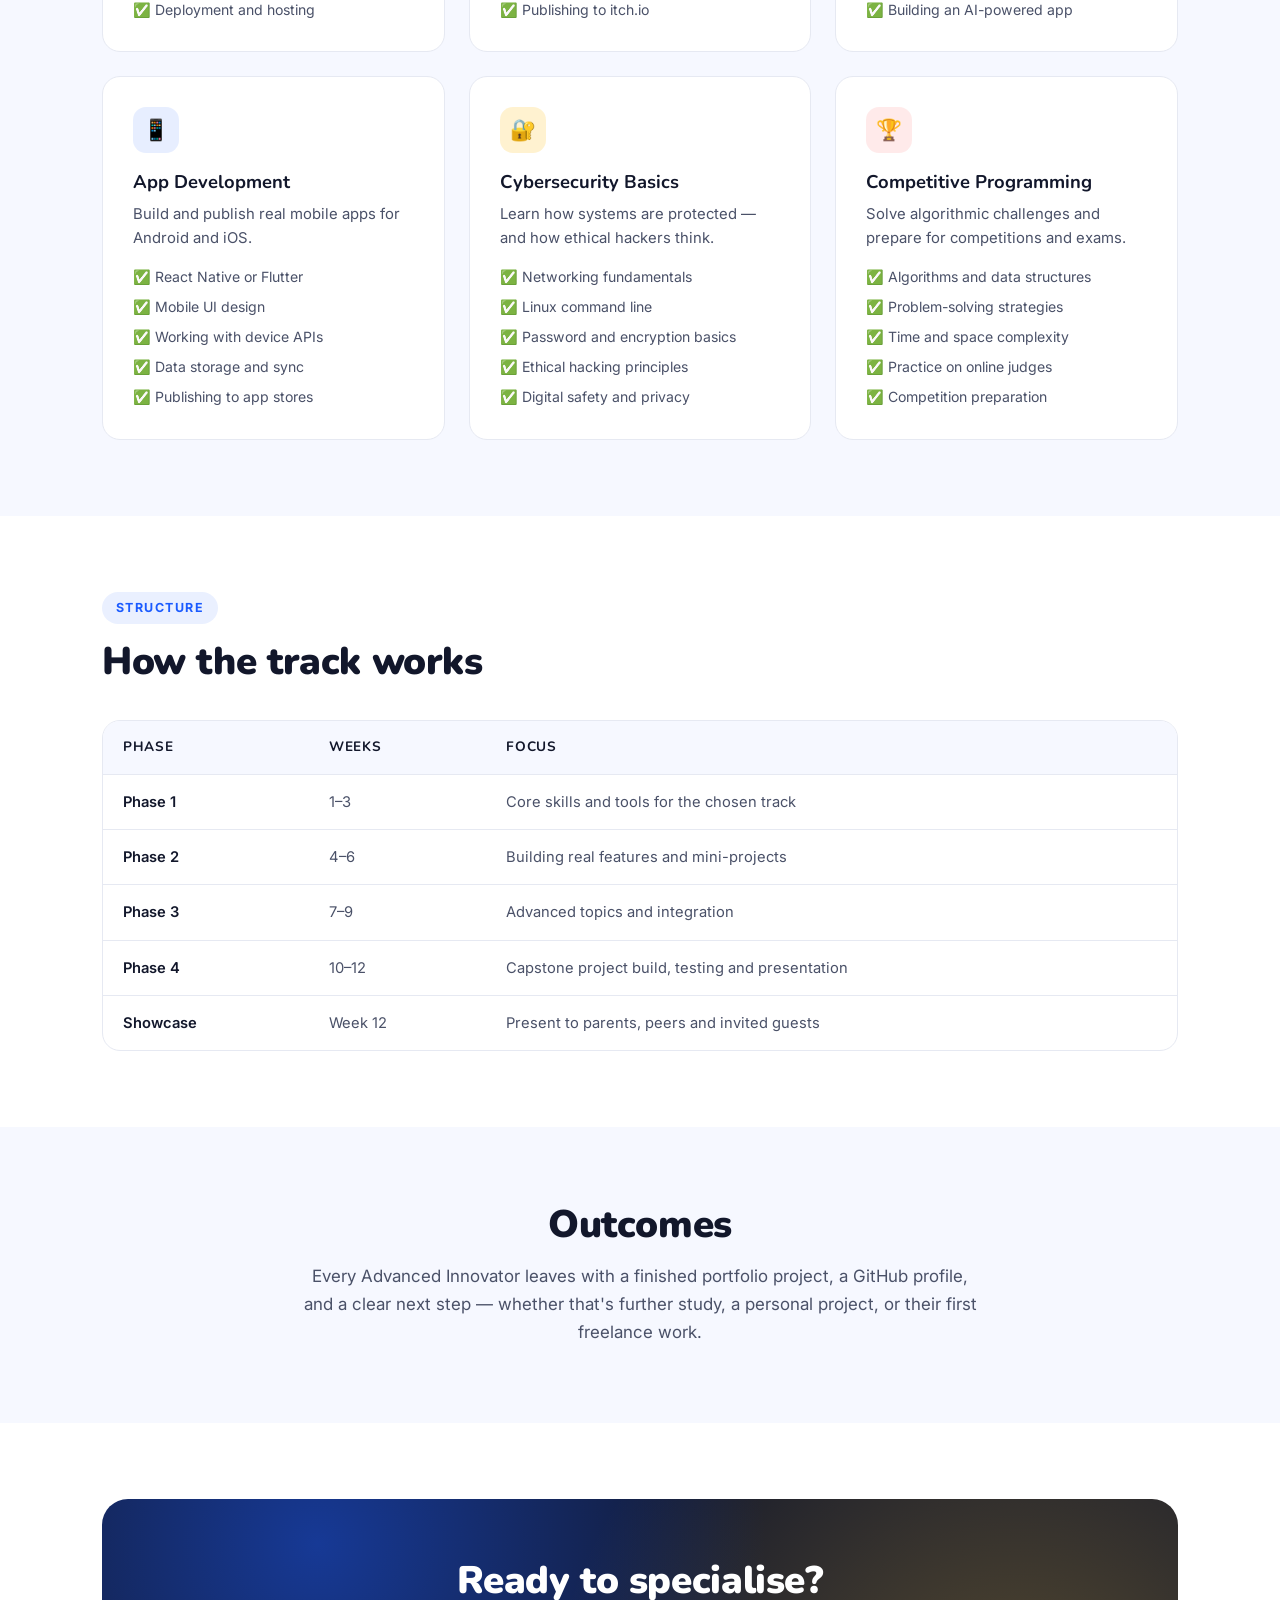
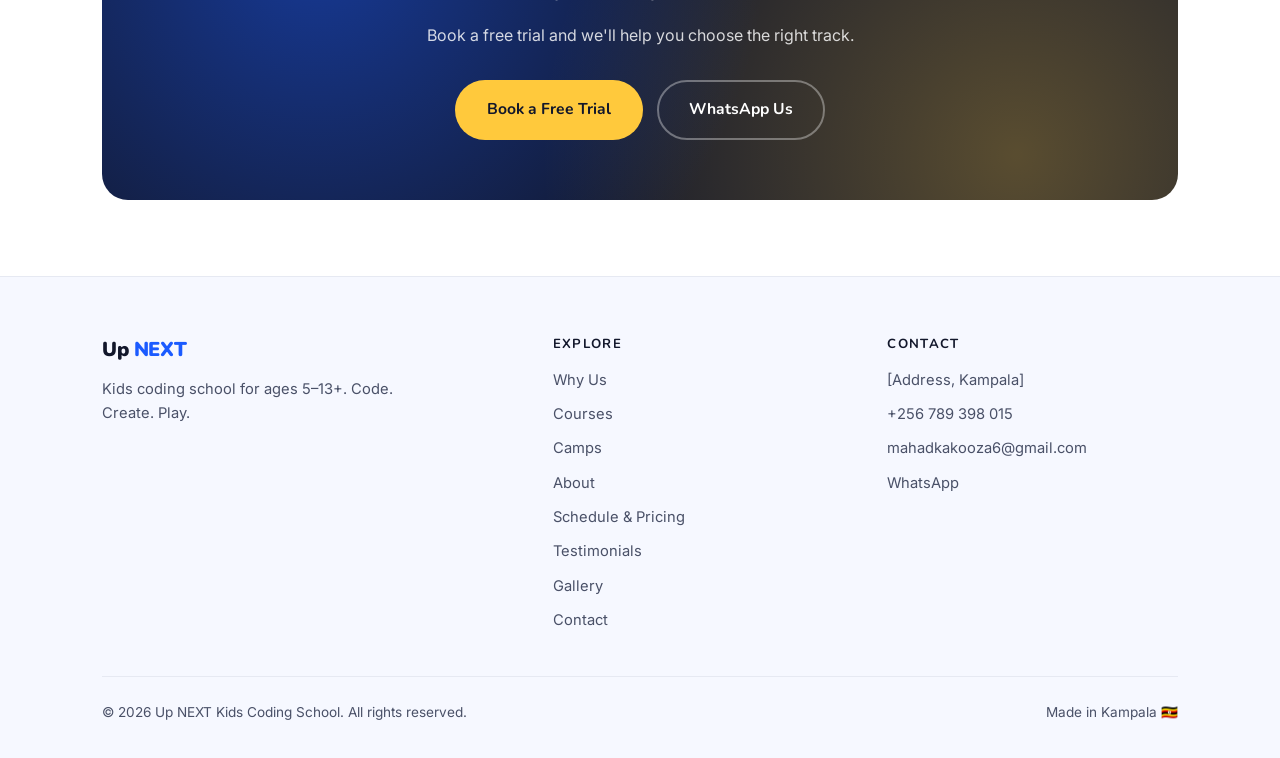
<file: courses/advanced-innovators.html>
<!DOCTYPE html>
<html lang="en">
<head>
<meta charset="UTF-8" />
<meta name="viewport" content="width=device-width, initial-scale=1.0" />
<title>Advanced Innovators (Ages 13+) | Up NEXT Kids Coding School</title>
<meta name="description" content="Advanced Innovators: specialised coding tracks for ages 13+. Full-stack web, Unity game dev, AI, app development, cybersecurity and competitive programming. UGX 500,000–900,000." />
<link rel="canonical" href="https://upnext.ug/courses/advanced-innovators.html" />
<link rel="preconnect" href="https://fonts.googleapis.com" />
<link rel="preconnect" href="https://fonts.gstatic.com" crossorigin />
<link href="https://fonts.googleapis.com/css2?family=Nunito:wght@400;700;900&family=Inter:wght@400;500;600&display=swap" rel="stylesheet" />
<link rel="stylesheet" href="../assets/styles.css" />
</head>
<body>

<header>
  <div class="wrap nav">
    <a href="../index.html" class="brand">Up <span>NEXT</span></a>
    <button class="burger" id="burger" aria-label="Menu" aria-expanded="false">
      <span></span><span></span><span></span>
    </button>
    <nav class="nav-links" id="navLinks">
      <a href="../index.html">Home</a>
      <a href="../courses.html">Courses</a>
      <a href="../camps.html">Camps</a>
      <a href="../about.html">About</a>
      <a href="../schedule.html">Schedule &amp; Pricing</a>
      <a href="../contact.html">Contact</a>
      <a href="../contact.html" class="nav-cta">Book Free Trial</a>
    </nav>
  </div>
</header>

<div class="page-hero">
  <div class="wrap">
    <p class="crumbs"><a href="../index.html">Home</a><span>/</span><a href="../courses.html">Courses</a><span>/</span>Advanced Innovators</p>
    <span class="eyebrow">Ages 13+</span>
    <h1>Advanced Innovators</h1>
    <p class="lead">
      Apps, AI &amp; Game Dev. Specialised tracks for teens ready for professional
      tools and a serious portfolio project.
    </p>
    <div class="btns" style="margin-top:28px">
      <a href="../contact.html" class="btn btn-primary">Book a Free Trial</a>
      <a href="../schedule.html" class="btn btn-ghost">See Schedule</a>
    </div>
  </div>
</div>

<section style="padding-top:56px">
  <div class="wrap">
    <div class="grid-2">

      <div class="card">
        <div class="icon">📅</div>
        <h3>Course details</h3>
        <ul style="list-style:none;margin-top:14px;font-size:.93rem;display:flex;flex-direction:column;gap:10px">
          <li><strong>Duration:</strong> 12+ weeks</li>
          <li><strong>Class length:</strong> 90 minutes</li>
          <li><strong>Class size:</strong> 6–10 students</li>
          <li><strong>Prerequisites:</strong> Prior coding experience recommended</li>
          <li><strong>Tools:</strong> Depends on chosen track</li>
          <li><strong>Price:</strong> UGX 500,000 – 900,000</li>
        </ul>
      </div>

      <div class="card">
        <div class="icon y">🎯</div>
        <h3>What they'll gain</h3>
        <ul style="list-style:none;margin-top:14px;font-size:.93rem;display:flex;flex-direction:column;gap:10px">
          <li>✅ Deep knowledge of one specialisation</li>
          <li>✅ A serious portfolio project</li>
          <li>✅ A public GitHub profile</li>
          <li>✅ Experience with professional tools</li>
          <li>✅ Documentation and presentation skills</li>
          <li>✅ Preparation for advanced study or work</li>
        </ul>
      </div>

    </div>
  </div>
</section>

<section class="soft">
  <div class="wrap">
    <span class="eyebrow">Tracks</span>
    <h2>Choose a specialisation</h2>
    <p class="lead" style="margin-top:16px">
      Every student picks one track and goes deep. Each track runs 12+ weeks
      and ends with a capstone project.
    </p>

    <div class="grid-3" style="margin-top:44px">

      <div class="card">
        <div class="icon">🌐</div>
        <h3>Full-Stack Web Development</h3>
        <p style="margin-bottom:14px">Build and deploy real web applications from front-end to back-end.</p>
        <ul style="list-style:none;font-size:.88rem;display:flex;flex-direction:column;gap:7px">
          <li>✅ React and modern JavaScript</li>
          <li>✅ Node.js and Express</li>
          <li>✅ Databases (SQL and NoSQL)</li>
          <li>✅ Authentication and APIs</li>
          <li>✅ Deployment and hosting</li>
        </ul>
      </div>

      <div class="card">
        <div class="icon y">🎮</div>
        <h3>Unity Game Development</h3>
        <p style="margin-bottom:14px">Create 3D games with a professional engine used by real studios.</p>
        <ul style="list-style:none;font-size:.88rem;display:flex;flex-direction:column;gap:7px">
          <li>✅ C# programming</li>
          <li>✅ 3D game physics</li>
          <li>✅ Level design and lighting</li>
          <li>✅ UI and game menus</li>
          <li>✅ Publishing to itch.io</li>
        </ul>
      </div>

      <div class="card">
        <div class="icon c">🤖</div>
        <h3>AI &amp; Machine Learning</h3>
        <p style="margin-bottom:14px">Train models, work with data and build intelligent applications.</p>
        <ul style="list-style:none;font-size:.88rem;display:flex;flex-direction:column;gap:7px">
          <li>✅ Python for data science</li>
          <li>✅ Data cleaning and visualisation</li>
          <li>✅ Simple ML models</li>
          <li>✅ Neural networks intro</li>
          <li>✅ Building an AI-powered app</li>
        </ul>
      </div>

      <div class="card">
        <div class="icon">📱</div>
        <h3>App Development</h3>
        <p style="margin-bottom:14px">Build and publish real mobile apps for Android and iOS.</p>
        <ul style="list-style:none;font-size:.88rem;display:flex;flex-direction:column;gap:7px">
          <li>✅ React Native or Flutter</li>
          <li>✅ Mobile UI design</li>
          <li>✅ Working with device APIs</li>
          <li>✅ Data storage and sync</li>
          <li>✅ Publishing to app stores</li>
        </ul>
      </div>

      <div class="card">
        <div class="icon y">🔐</div>
        <h3>Cybersecurity Basics</h3>
        <p style="margin-bottom:14px">Learn how systems are protected — and how ethical hackers think.</p>
        <ul style="list-style:none;font-size:.88rem;display:flex;flex-direction:column;gap:7px">
          <li>✅ Networking fundamentals</li>
          <li>✅ Linux command line</li>
          <li>✅ Password and encryption basics</li>
          <li>✅ Ethical hacking principles</li>
          <li>✅ Digital safety and privacy</li>
        </ul>
      </div>

      <div class="card">
        <div class="icon c">🏆</div>
        <h3>Competitive Programming</h3>
        <p style="margin-bottom:14px">Solve algorithmic challenges and prepare for competitions and exams.</p>
        <ul style="list-style:none;font-size:.88rem;display:flex;flex-direction:column;gap:7px">
          <li>✅ Algorithms and data structures</li>
          <li>✅ Problem-solving strategies</li>
          <li>✅ Time and space complexity</li>
          <li>✅ Practice on online judges</li>
          <li>✅ Competition preparation</li>
        </ul>
      </div>

    </div>
  </div>
</section>

<section>
  <div class="wrap">
    <span class="eyebrow">Structure</span>
    <h2>How the track works</h2>

    <div class="table-wrap">
      <table>
        <thead>
          <tr><th>Phase</th><th>Weeks</th><th>Focus</th></tr>
        </thead>
        <tbody>
          <tr><td><strong>Phase 1</strong></td><td>1–3</td><td>Core skills and tools for the chosen track</td></tr>
          <tr><td><strong>Phase 2</strong></td><td>4–6</td><td>Building real features and mini-projects</td></tr>
          <tr><td><strong>Phase 3</strong></td><td>7–9</td><td>Advanced topics and integration</td></tr>
          <tr><td><strong>Phase 4</strong></td><td>10–12</td><td>Capstone project build, testing and presentation</td></tr>
          <tr><td><strong>Showcase</strong></td><td>Week 12</td><td>Present to parents, peers and invited guests</td></tr>
        </tbody>
      </table>
    </div>
  </div>
</section>

<section class="soft">
  <div class="wrap center">
    <h2>Outcomes</h2>
    <p class="lead" style="margin-top:16px">
      Every Advanced Innovator leaves with a finished portfolio project, a GitHub
      profile, and a clear next step — whether that's further study, a personal
      project, or their first freelance work.
    </p>
  </div>
</section>

<section>
  <div class="wrap">
    <div class="cta">
      <h2>Ready to specialise?</h2>
      <p>Book a free trial and we'll help you choose the right track.</p>
      <div class="btns">
        <a href="../contact.html" class="btn btn-primary">Book a Free Trial</a>
        <a href="https://wa.me/256789398015" class="btn btn-ghost">WhatsApp Us</a>
      </div>
    </div>
  </div>
</section>

<footer>
  <div class="wrap">
    <div class="foot-grid">
      <div>
        <a href="../index.html" class="brand" style="font-size:1.25rem">Up <span>NEXT</span></a>
        <p style="margin-top:14px;font-size:.92rem;max-width:34ch">
          Kids coding school for ages 5–13+. Code. Create. Play.
        </p>
      </div>
      <div>
        <h4>Explore</h4>
        <ul>
          <li><a href="../index.html#why">Why Us</a></li>
          <li><a href="../courses.html">Courses</a></li>
          <li><a href="../camps.html">Camps</a></li>
          <li><a href="../about.html">About</a></li>
          <li><a href="../schedule.html">Schedule &amp; Pricing</a></li>
          <li><a href="../index.html#testimonials">Testimonials</a></li>
          <li><a href="../index.html#gallery">Gallery</a></li>
          <li><a href="../contact.html">Contact</a></li>
        </ul>
      </div>
      <div>
        <h4>Contact</h4>
        <ul>
          <li>[Address, Kampala]</li>
          <li><a href="tel:+256789398015">+256 789 398 015</a></li>
          <li><a href="mailto:mahadkakooza6@gmail.com">mahadkakooza6@gmail.com</a></li>
          <li><a href="https://wa.me/256789398015">WhatsApp</a></li>
        </ul>
      </div>
    </div>
    <div class="foot-bottom">
      <span>© <span id="year"></span> Up NEXT Kids Coding School. All rights reserved.</span>
      <span>Made in Kampala 🇺🇬</span>
    </div>
  </div>
</footer>

<script src="../assets/script.js"></script>
</body>
</html>
</file>
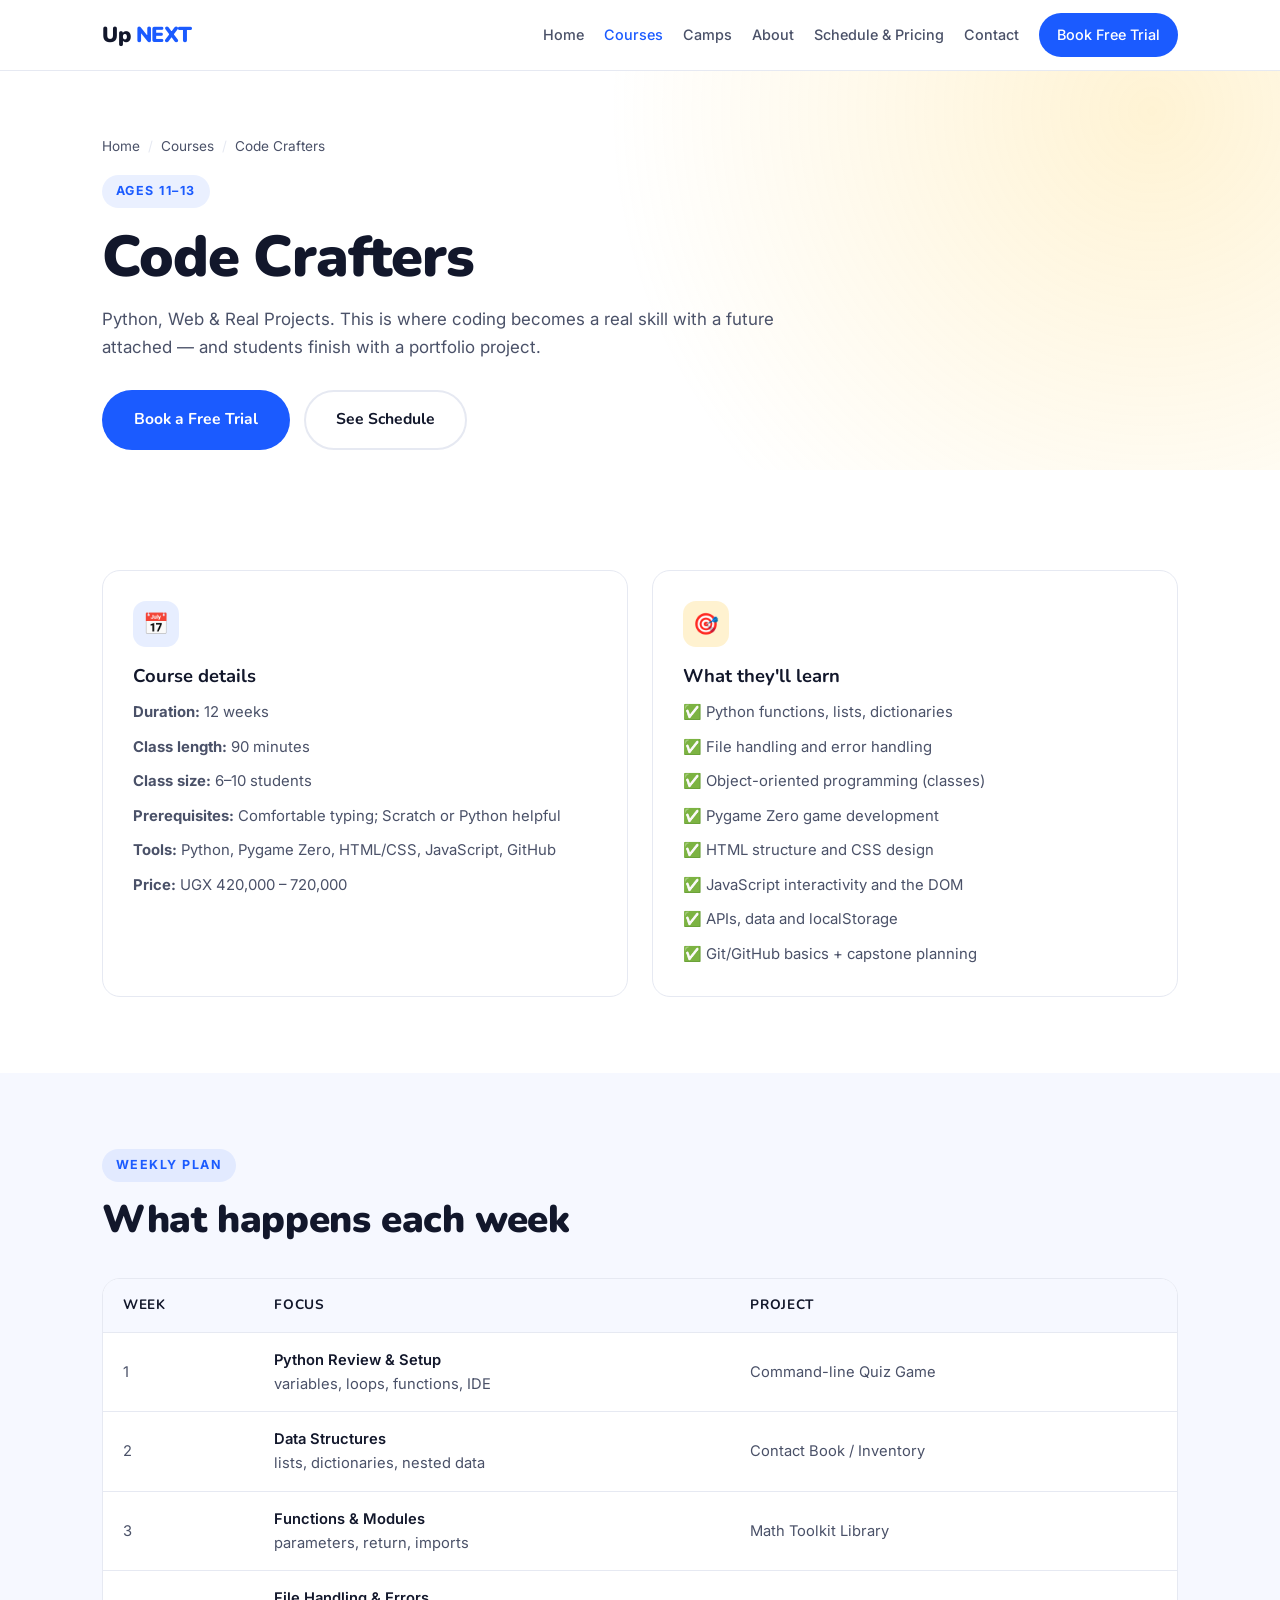
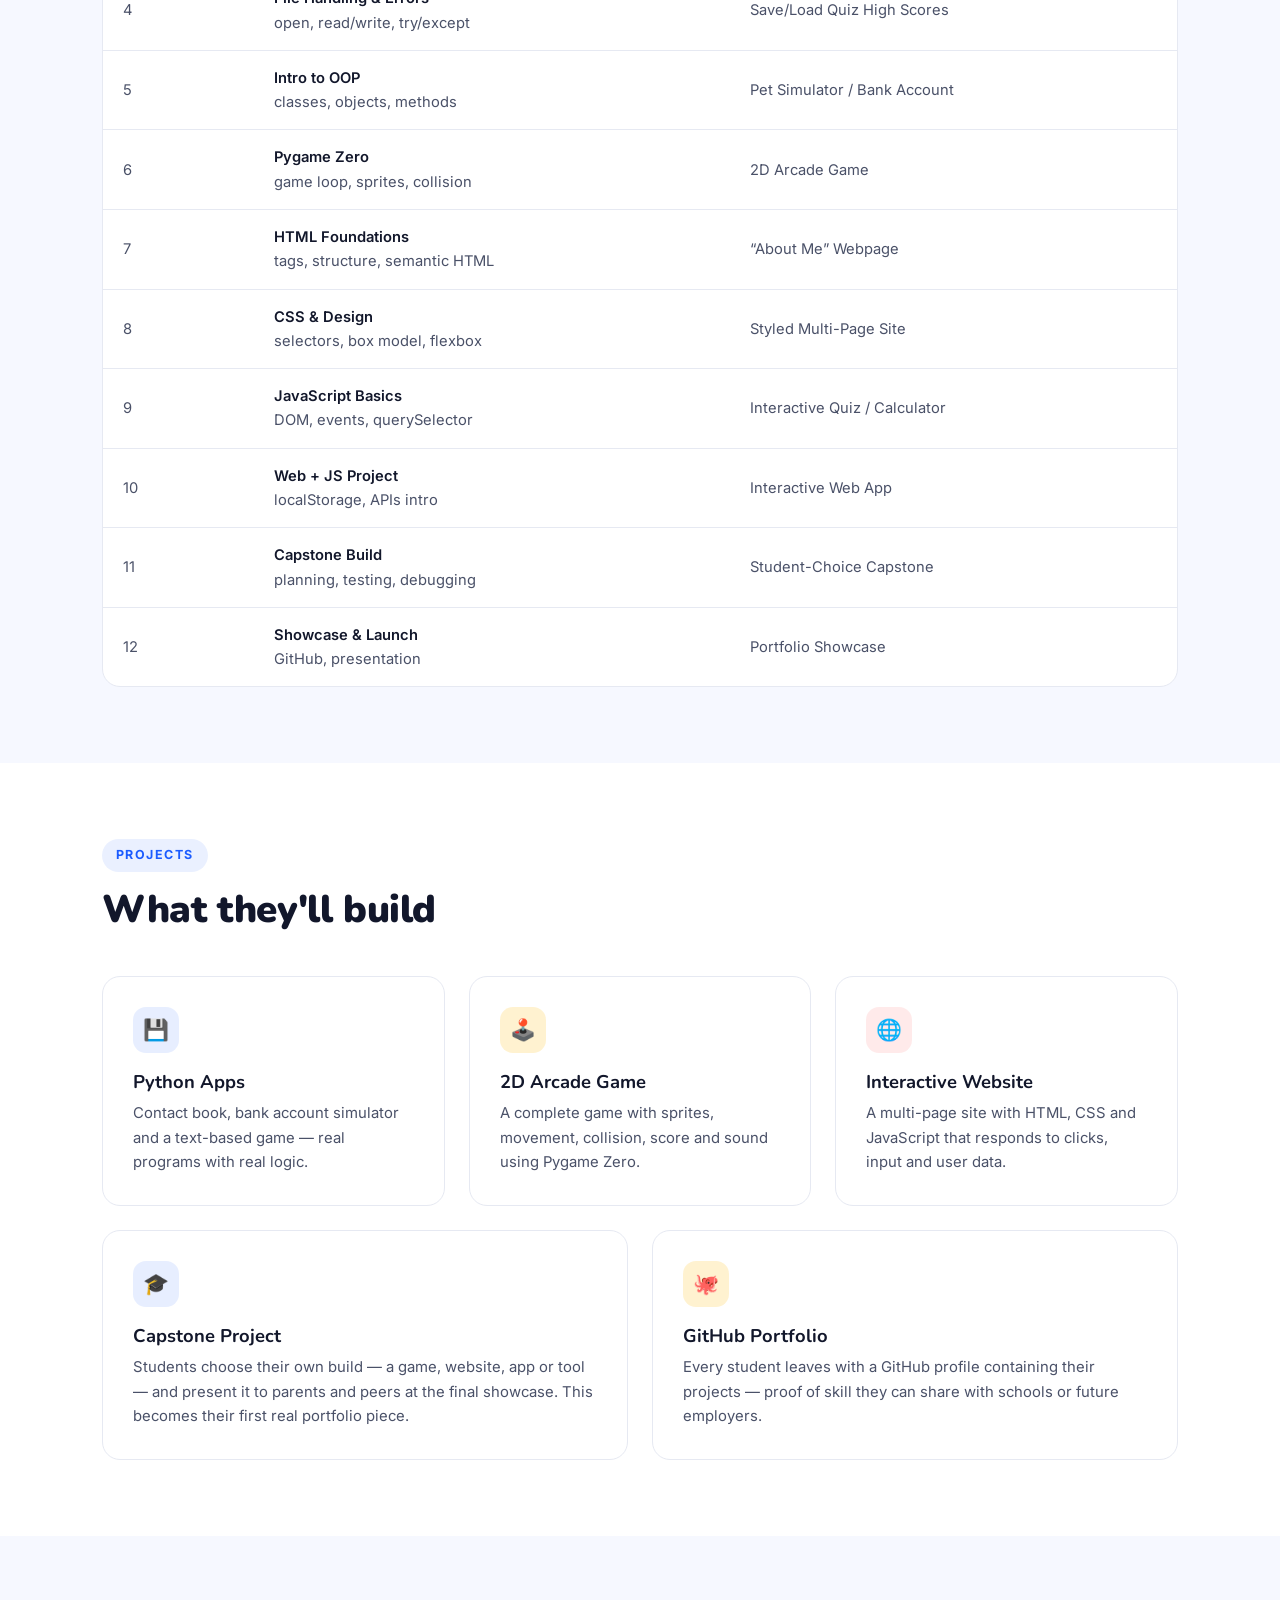
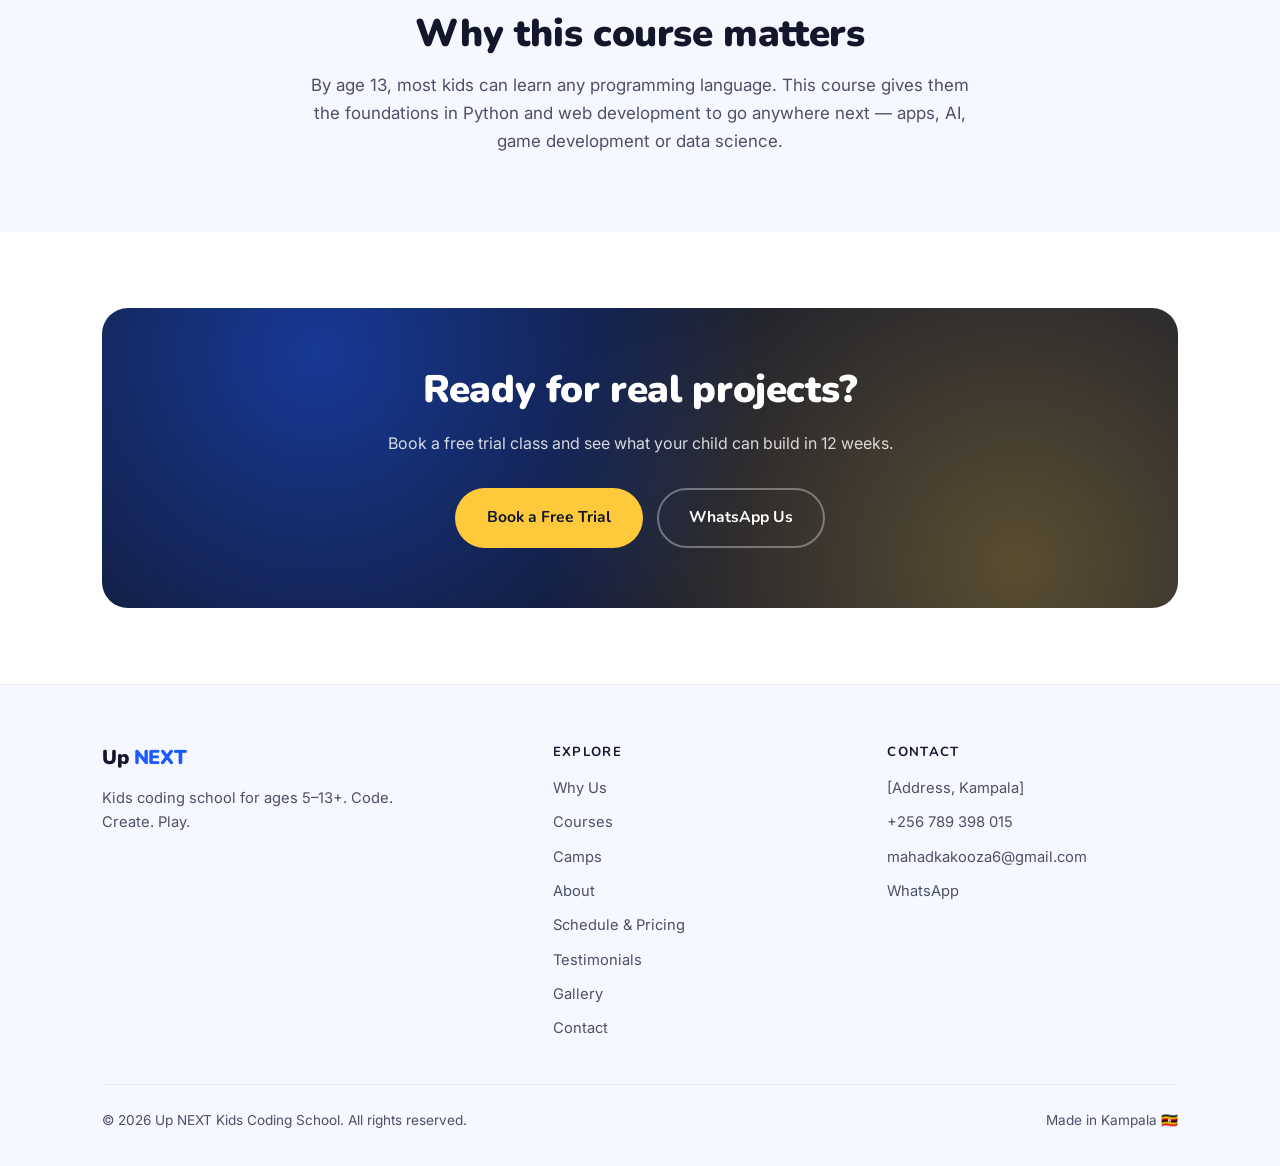
<file: courses/code-crafters.html>
<!DOCTYPE html>
<html lang="en">
<head>
<meta charset="UTF-8" />
<meta name="viewport" content="width=device-width, initial-scale=1.0" />
<title>Code Crafters (Ages 11–13) | Up NEXT Kids Coding School</title>
<meta name="description" content="Code Crafters: a 12-week course for ages 11–13. Python, Pygame Zero, HTML/CSS, JavaScript and a portfolio-ready capstone project. UGX 420,000–720,000." />
<link rel="canonical" href="https://upnext.ug/courses/code-crafters.html" />
<link rel="preconnect" href="https://fonts.googleapis.com" />
<link rel="preconnect" href="https://fonts.gstatic.com" crossorigin />
<link href="https://fonts.googleapis.com/css2?family=Nunito:wght@400;700;900&family=Inter:wght@400;500;600&display=swap" rel="stylesheet" />
<link rel="stylesheet" href="../assets/styles.css" />
</head>
<body>

<header>
  <div class="wrap nav">
    <a href="../index.html" class="brand">Up <span>NEXT</span></a>
    <button class="burger" id="burger" aria-label="Menu" aria-expanded="false">
      <span></span><span></span><span></span>
    </button>
    <nav class="nav-links" id="navLinks">
      <a href="../index.html">Home</a>
      <a href="../courses.html">Courses</a>
      <a href="../camps.html">Camps</a>
      <a href="../about.html">About</a>
      <a href="../schedule.html">Schedule &amp; Pricing</a>
      <a href="../contact.html">Contact</a>
      <a href="../contact.html" class="nav-cta">Book Free Trial</a>
    </nav>
  </div>
</header>

<div class="page-hero">
  <div class="wrap">
    <p class="crumbs"><a href="../index.html">Home</a><span>/</span><a href="../courses.html">Courses</a><span>/</span>Code Crafters</p>
    <span class="eyebrow">Ages 11–13</span>
    <h1>Code Crafters</h1>
    <p class="lead">
      Python, Web &amp; Real Projects. This is where coding becomes a real skill
      with a future attached — and students finish with a portfolio project.
    </p>
    <div class="btns" style="margin-top:28px">
      <a href="../contact.html" class="btn btn-primary">Book a Free Trial</a>
      <a href="../schedule.html" class="btn btn-ghost">See Schedule</a>
    </div>
  </div>
</div>

<section style="padding-top:56px">
  <div class="wrap">
    <div class="grid-2">

      <div class="card">
        <div class="icon">📅</div>
        <h3>Course details</h3>
        <ul style="list-style:none;margin-top:14px;font-size:.93rem;display:flex;flex-direction:column;gap:10px">
          <li><strong>Duration:</strong> 12 weeks</li>
          <li><strong>Class length:</strong> 90 minutes</li>
          <li><strong>Class size:</strong> 6–10 students</li>
          <li><strong>Prerequisites:</strong> Comfortable typing; Scratch or Python helpful</li>
          <li><strong>Tools:</strong> Python, Pygame Zero, HTML/CSS, JavaScript, GitHub</li>
          <li><strong>Price:</strong> UGX 420,000 – 720,000</li>
        </ul>
      </div>

      <div class="card">
        <div class="icon y">🎯</div>
        <h3>What they'll learn</h3>
        <ul style="list-style:none;margin-top:14px;font-size:.93rem;display:flex;flex-direction:column;gap:10px">
          <li>✅ Python functions, lists, dictionaries</li>
          <li>✅ File handling and error handling</li>
          <li>✅ Object-oriented programming (classes)</li>
          <li>✅ Pygame Zero game development</li>
          <li>✅ HTML structure and CSS design</li>
          <li>✅ JavaScript interactivity and the DOM</li>
          <li>✅ APIs, data and localStorage</li>
          <li>✅ Git/GitHub basics + capstone planning</li>
        </ul>
      </div>

    </div>
  </div>
</section>

<section class="soft">
  <div class="wrap">
    <span class="eyebrow">Weekly Plan</span>
    <h2>What happens each week</h2>

    <div class="table-wrap">
      <table>
        <thead>
          <tr><th>Week</th><th>Focus</th><th>Project</th></tr>
        </thead>
        <tbody>
          <tr><td>1</td><td><strong>Python Review &amp; Setup</strong><br>variables, loops, functions, IDE</td><td>Command-line Quiz Game</td></tr>
          <tr><td>2</td><td><strong>Data Structures</strong><br>lists, dictionaries, nested data</td><td>Contact Book / Inventory</td></tr>
          <tr><td>3</td><td><strong>Functions &amp; Modules</strong><br>parameters, return, imports</td><td>Math Toolkit Library</td></tr>
          <tr><td>4</td><td><strong>File Handling &amp; Errors</strong><br>open, read/write, try/except</td><td>Save/Load Quiz High Scores</td></tr>
          <tr><td>5</td><td><strong>Intro to OOP</strong><br>classes, objects, methods</td><td>Pet Simulator / Bank Account</td></tr>
          <tr><td>6</td><td><strong>Pygame Zero</strong><br>game loop, sprites, collision</td><td>2D Arcade Game</td></tr>
          <tr><td>7</td><td><strong>HTML Foundations</strong><br>tags, structure, semantic HTML</td><td>“About Me” Webpage</td></tr>
          <tr><td>8</td><td><strong>CSS &amp; Design</strong><br>selectors, box model, flexbox</td><td>Styled Multi-Page Site</td></tr>
          <tr><td>9</td><td><strong>JavaScript Basics</strong><br>DOM, events, querySelector</td><td>Interactive Quiz / Calculator</td></tr>
          <tr><td>10</td><td><strong>Web + JS Project</strong><br>localStorage, APIs intro</td><td>Interactive Web App</td></tr>
          <tr><td>11</td><td><strong>Capstone Build</strong><br>planning, testing, debugging</td><td>Student-Choice Capstone</td></tr>
          <tr><td>12</td><td><strong>Showcase &amp; Launch</strong><br>GitHub, presentation</td><td>Portfolio Showcase</td></tr>
        </tbody>
      </table>
    </div>
  </div>
</section>

<section>
  <div class="wrap">
    <span class="eyebrow">Projects</span>
    <h2>What they'll build</h2>
    <div class="grid-3">
      <div class="card">
        <div class="icon">💾</div>
        <h3>Python Apps</h3>
        <p>Contact book, bank account simulator and a text-based game — real programs with real logic.</p>
      </div>
      <div class="card">
        <div class="icon y">🕹️</div>
        <h3>2D Arcade Game</h3>
        <p>A complete game with sprites, movement, collision, score and sound using Pygame Zero.</p>
      </div>
      <div class="card">
        <div class="icon c">🌐</div>
        <h3>Interactive Website</h3>
        <p>A multi-page site with HTML, CSS and JavaScript that responds to clicks, input and user data.</p>
      </div>
    </div>

    <div class="grid-2" style="margin-top:24px">
      <div class="card">
        <div class="icon">🎓</div>
        <h3>Capstone Project</h3>
        <p>Students choose their own build — a game, website, app or tool — and present it to parents and peers at the final showcase. This becomes their first real portfolio piece.</p>
      </div>
      <div class="card">
        <div class="icon y">🐙</div>
        <h3>GitHub Portfolio</h3>
        <p>Every student leaves with a GitHub profile containing their projects — proof of skill they can share with schools or future employers.</p>
      </div>
    </div>
  </div>
</section>

<section class="soft">
  <div class="wrap center">
    <h2>Why this course matters</h2>
    <p class="lead" style="margin-top:16px">
      By age 13, most kids can learn any programming language. This course gives them
      the foundations in Python and web development to go anywhere next — apps,
      AI, game development or data science.
    </p>
  </div>
</section>

<section>
  <div class="wrap">
    <div class="cta">
      <h2>Ready for real projects?</h2>
      <p>Book a free trial class and see what your child can build in 12 weeks.</p>
      <div class="btns">
        <a href="../contact.html" class="btn btn-primary">Book a Free Trial</a>
        <a href="https://wa.me/256789398015" class="btn btn-ghost">WhatsApp Us</a>
      </div>
    </div>
  </div>
</section>

<footer>
  <div class="wrap">
    <div class="foot-grid">
      <div>
        <a href="../index.html" class="brand" style="font-size:1.25rem">Up <span>NEXT</span></a>
        <p style="margin-top:14px;font-size:.92rem;max-width:34ch">
          Kids coding school for ages 5–13+. Code. Create. Play.
        </p>
      </div>
      <div>
        <h4>Explore</h4>
        <ul>
          <li><a href="../index.html#why">Why Us</a></li>
          <li><a href="../courses.html">Courses</a></li>
          <li><a href="../camps.html">Camps</a></li>
          <li><a href="../about.html">About</a></li>
          <li><a href="../schedule.html">Schedule &amp; Pricing</a></li>
          <li><a href="../index.html#testimonials">Testimonials</a></li>
          <li><a href="../index.html#gallery">Gallery</a></li>
          <li><a href="../contact.html">Contact</a></li>
        </ul>
      </div>
      <div>
        <h4>Contact</h4>
        <ul>
          <li>[Address, Kampala]</li>
          <li><a href="tel:+256789398015">+256 789 398 015</a></li>
          <li><a href="mailto:mahadkakooza6@gmail.com">mahadkakooza6@gmail.com</a></li>
          <li><a href="https://wa.me/256789398015">WhatsApp</a></li>
        </ul>
      </div>
    </div>
    <div class="foot-bottom">
      <span>© <span id="year"></span> Up NEXT Kids Coding School. All rights reserved.</span>
      <span>Made in Kampala 🇺🇬</span>
    </div>
  </div>
</footer>

<script src="../assets/script.js"></script>
</body>
</html>
</file>
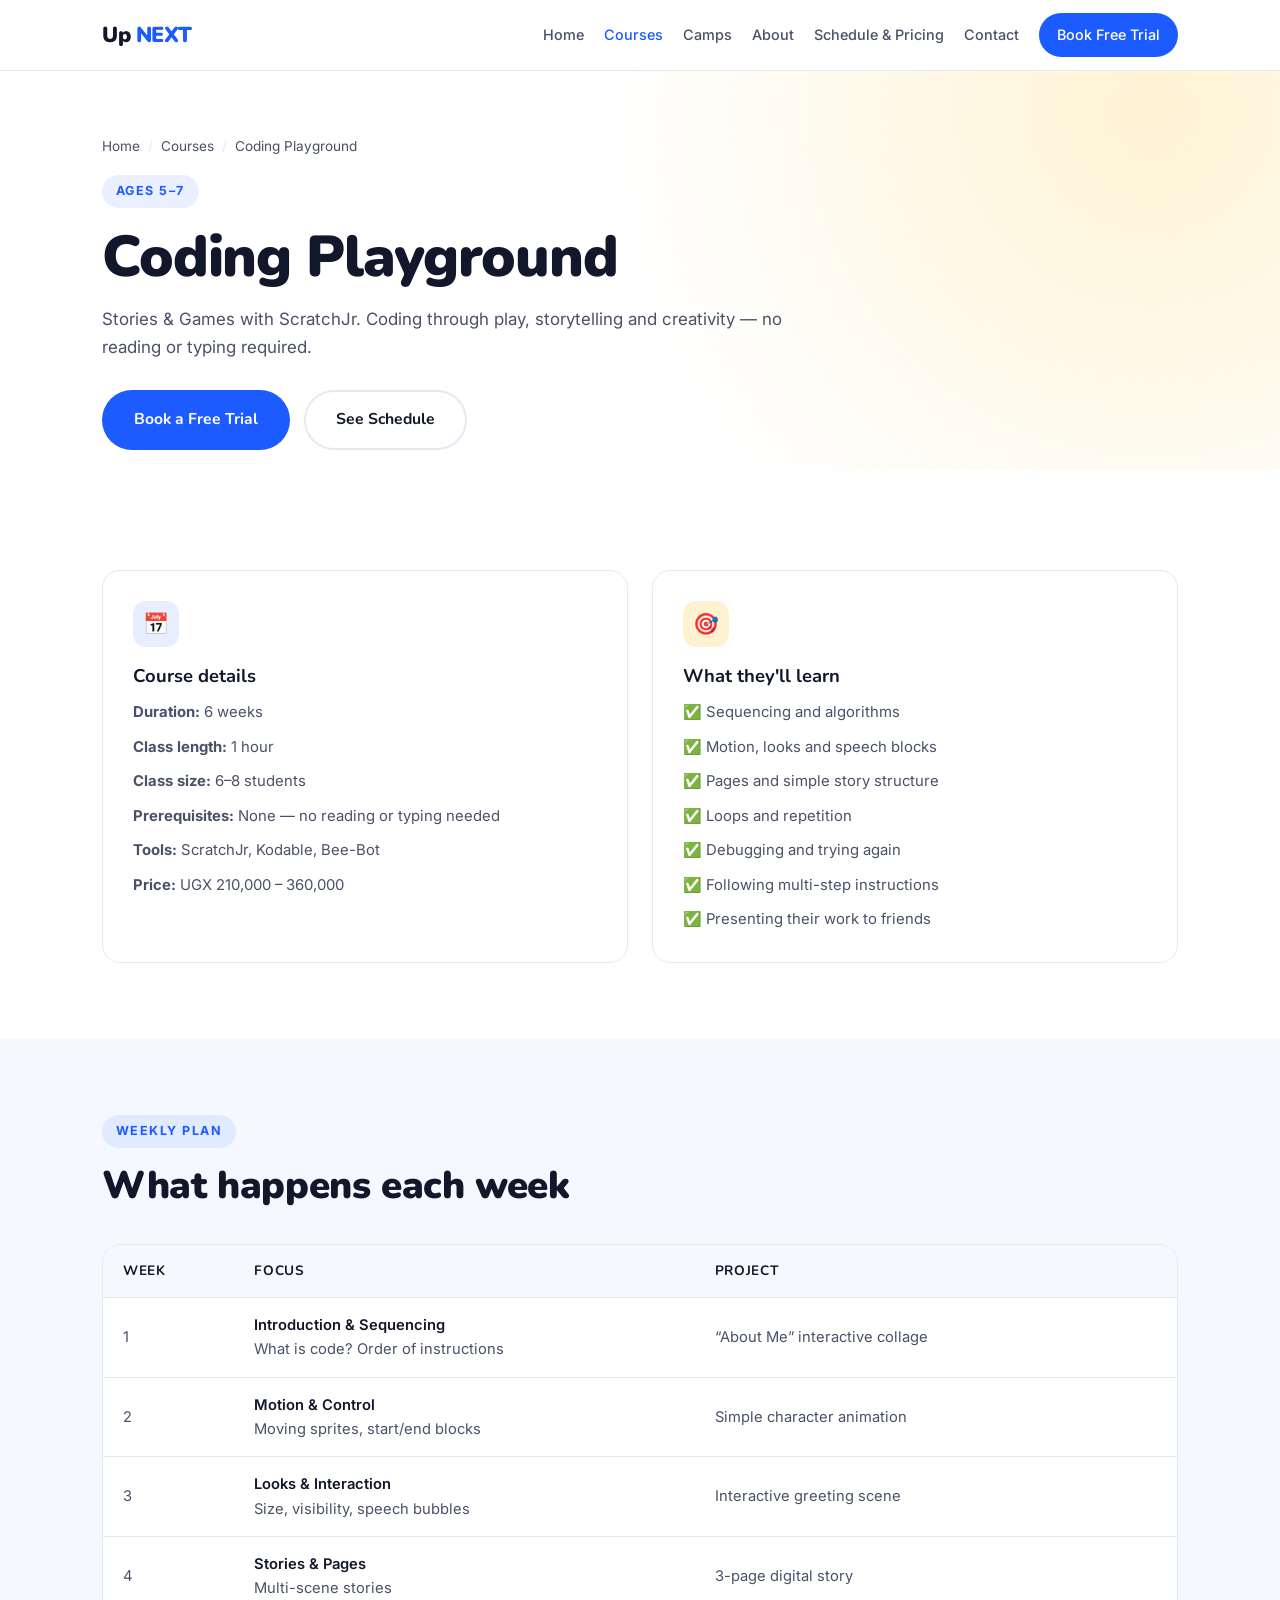
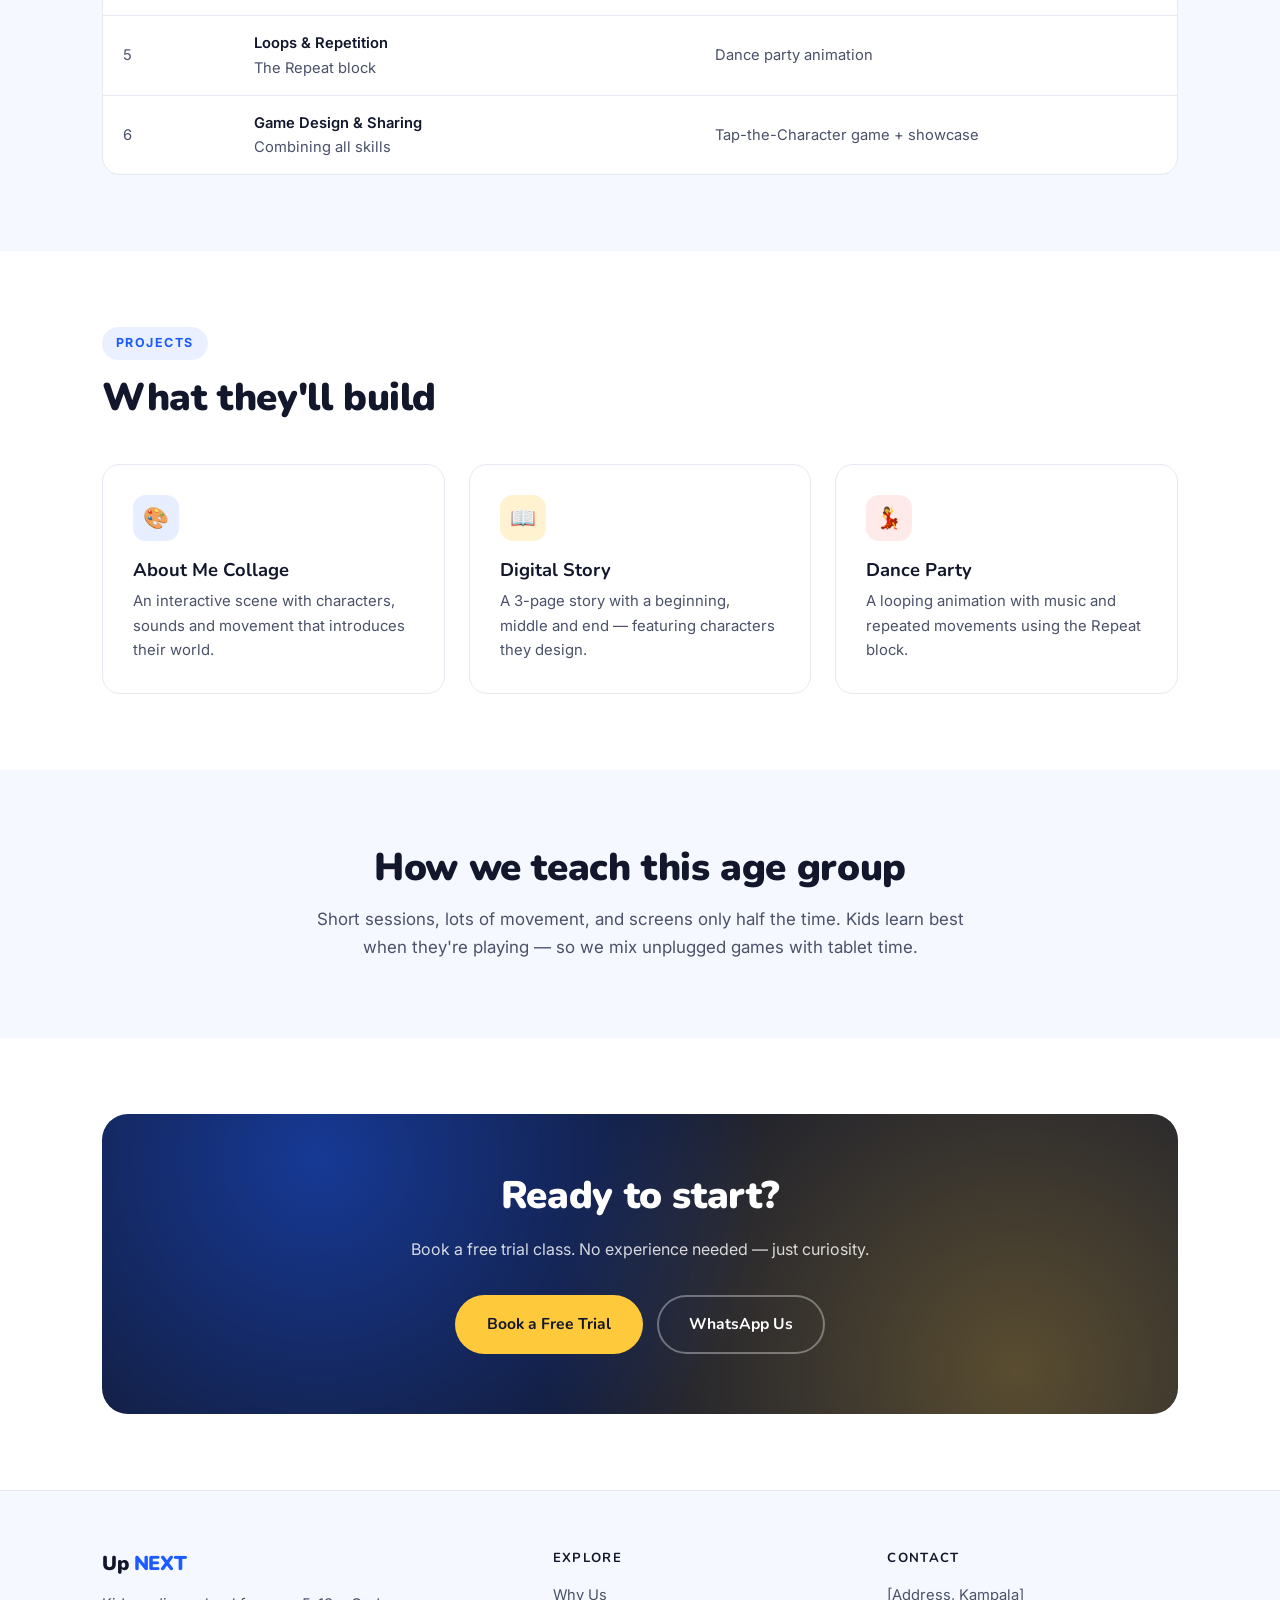
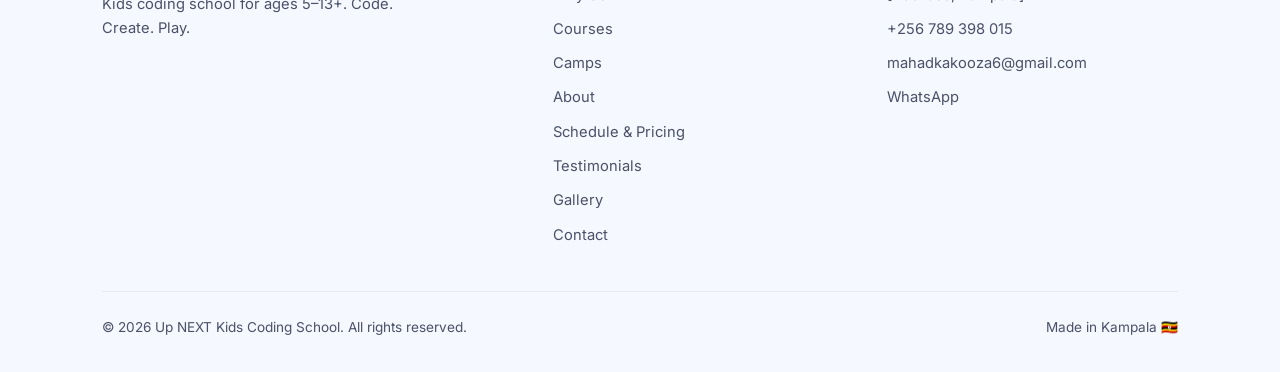
<file: courses/coding-playground.html>
<!DOCTYPE html>
<html lang="en">
<head>
<meta charset="UTF-8" />
<meta name="viewport" content="width=device-width, initial-scale=1.0" />
<title>Coding Playground (Ages 5–7) | Up NEXT Kids Coding School</title>
<meta name="description" content="Coding Playground: a 6-week ScratchJr course for ages 5–7. Kids learn sequencing, loops and storytelling through play. UGX 210,000–360,000. Book a free trial." />
<link rel="canonical" href="https://upnext.ug/courses/coding-playground.html" />
<link rel="preconnect" href="https://fonts.googleapis.com" />
<link rel="preconnect" href="https://fonts.gstatic.com" crossorigin />
<link href="https://fonts.googleapis.com/css2?family=Nunito:wght@400;700;900&family=Inter:wght@400;500;600&display=swap" rel="stylesheet" />
<link rel="stylesheet" href="../assets/styles.css" />
</head>
<body>

<header>
  <div class="wrap nav">
    <a href="../index.html" class="brand">Up <span>NEXT</span></a>
    <button class="burger" id="burger" aria-label="Menu" aria-expanded="false">
      <span></span><span></span><span></span>
    </button>
    <nav class="nav-links" id="navLinks">
      <a href="../index.html">Home</a>
      <a href="../courses.html">Courses</a>
      <a href="../camps.html">Camps</a>
      <a href="../about.html">About</a>
      <a href="../schedule.html">Schedule &amp; Pricing</a>
      <a href="../contact.html">Contact</a>
      <a href="../contact.html" class="nav-cta">Book Free Trial</a>
    </nav>
  </div>
</header>

<div class="page-hero">
  <div class="wrap">
    <p class="crumbs"><a href="../index.html">Home</a><span>/</span><a href="../courses.html">Courses</a><span>/</span>Coding Playground</p>
    <span class="eyebrow">Ages 5–7</span>
    <h1>Coding Playground</h1>
    <p class="lead">
      Stories &amp; Games with ScratchJr. Coding through play, storytelling and
      creativity — no reading or typing required.
    </p>
    <div class="btns" style="margin-top:28px">
      <a href="../contact.html" class="btn btn-primary">Book a Free Trial</a>
      <a href="../schedule.html" class="btn btn-ghost">See Schedule</a>
    </div>
  </div>
</div>

<section style="padding-top:56px">
  <div class="wrap">
    <div class="grid-2">

      <div class="card">
        <div class="icon">📅</div>
        <h3>Course details</h3>
        <ul style="list-style:none;margin-top:14px;font-size:.93rem;display:flex;flex-direction:column;gap:10px">
          <li><strong>Duration:</strong> 6 weeks</li>
          <li><strong>Class length:</strong> 1 hour</li>
          <li><strong>Class size:</strong> 6–8 students</li>
          <li><strong>Prerequisites:</strong> None — no reading or typing needed</li>
          <li><strong>Tools:</strong> ScratchJr, Kodable, Bee-Bot</li>
          <li><strong>Price:</strong> UGX 210,000 – 360,000</li>
        </ul>
      </div>

      <div class="card">
        <div class="icon y">🎯</div>
        <h3>What they'll learn</h3>
        <ul style="list-style:none;margin-top:14px;font-size:.93rem;display:flex;flex-direction:column;gap:10px">
          <li>✅ Sequencing and algorithms</li>
          <li>✅ Motion, looks and speech blocks</li>
          <li>✅ Pages and simple story structure</li>
          <li>✅ Loops and repetition</li>
          <li>✅ Debugging and trying again</li>
          <li>✅ Following multi-step instructions</li>
          <li>✅ Presenting their work to friends</li>
        </ul>
      </div>

    </div>
  </div>
</section>

<section class="soft">
  <div class="wrap">
    <span class="eyebrow">Weekly Plan</span>
    <h2>What happens each week</h2>

    <div class="table-wrap">
      <table>
        <thead>
          <tr><th>Week</th><th>Focus</th><th>Project</th></tr>
        </thead>
        <tbody>
          <tr><td>1</td><td><strong>Introduction &amp; Sequencing</strong><br>What is code? Order of instructions</td><td>“About Me” interactive collage</td></tr>
          <tr><td>2</td><td><strong>Motion &amp; Control</strong><br>Moving sprites, start/end blocks</td><td>Simple character animation</td></tr>
          <tr><td>3</td><td><strong>Looks &amp; Interaction</strong><br>Size, visibility, speech bubbles</td><td>Interactive greeting scene</td></tr>
          <tr><td>4</td><td><strong>Stories &amp; Pages</strong><br>Multi-scene stories</td><td>3-page digital story</td></tr>
          <tr><td>5</td><td><strong>Loops &amp; Repetition</strong><br>The Repeat block</td><td>Dance party animation</td></tr>
          <tr><td>6</td><td><strong>Game Design &amp; Sharing</strong><br>Combining all skills</td><td>Tap-the-Character game + showcase</td></tr>
        </tbody>
      </table>
    </div>
  </div>
</section>

<section>
  <div class="wrap">
    <span class="eyebrow">Projects</span>
    <h2>What they'll build</h2>
    <div class="grid-3">
      <div class="card">
        <div class="icon">🎨</div>
        <h3>About Me Collage</h3>
        <p>An interactive scene with characters, sounds and movement that introduces their world.</p>
      </div>
      <div class="card">
        <div class="icon y">📖</div>
        <h3>Digital Story</h3>
        <p>A 3-page story with a beginning, middle and end — featuring characters they design.</p>
      </div>
      <div class="card">
        <div class="icon c">💃</div>
        <h3>Dance Party</h3>
        <p>A looping animation with music and repeated movements using the Repeat block.</p>
      </div>
    </div>
  </div>
</section>

<section class="soft">
  <div class="wrap center">
    <h2>How we teach this age group</h2>
    <p class="lead" style="margin-top:16px">
      Short sessions, lots of movement, and screens only half the time. Kids learn best
      when they're playing — so we mix unplugged games with tablet time.
    </p>
  </div>
</section>

<section>
  <div class="wrap">
    <div class="cta">
      <h2>Ready to start?</h2>
      <p>Book a free trial class. No experience needed — just curiosity.</p>
      <div class="btns">
        <a href="../contact.html" class="btn btn-primary">Book a Free Trial</a>
        <a href="https://wa.me/256XXXXXXXXX" class="btn btn-ghost">WhatsApp Us</a>
      </div>
    </div>
  </div>
</section>

<footer>
  <div class="wrap">
    <div class="foot-grid">
      <div>
        <a href="../index.html" class="brand" style="font-size:1.25rem">Up <span>NEXT</span></a>
        <p style="margin-top:14px;font-size:.92rem;max-width:34ch">
          Kids coding school for ages 5–13+. Code. Create. Play.
        </p>
      </div>
      <div>
        <h4>Explore</h4>
        <ul>
          <li><a href="../index.html#why">Why Us</a></li>
          <li><a href="../courses.html">Courses</a></li>
          <li><a href="../camps.html">Camps</a></li>
          <li><a href="../about.html">About</a></li>
          <li><a href="../schedule.html">Schedule &amp; Pricing</a></li>
          <li><a href="../index.html#testimonials">Testimonials</a></li>
          <li><a href="../index.html#gallery">Gallery</a></li>
          <li><a href="../contact.html">Contact</a></li>
        </ul>
      </div>
      <div>
        <h4>Contact</h4>
        <ul>
          <li>[Address, Kampala]</li>
          <li><a href="tel:+256789398015">+256 789 398 015</a></li>
          <li><a href="mailto:mahadkakooza6@gmail.com">mahadkakooza6@gmail.com</a></li>
          <li><a href="https://wa.me/256789398015">WhatsApp</a></li>
        </ul>
      </div>
    </div>
    <div class="foot-bottom">
      <span>© <span id="year"></span> Up NEXT Kids Coding School. All rights reserved.</span>
      <span>Made in Kampala 🇺🇬</span>
    </div>
  </div>
</footer>

<script src="../assets/script.js"></script>
</body>
</html>
</file>
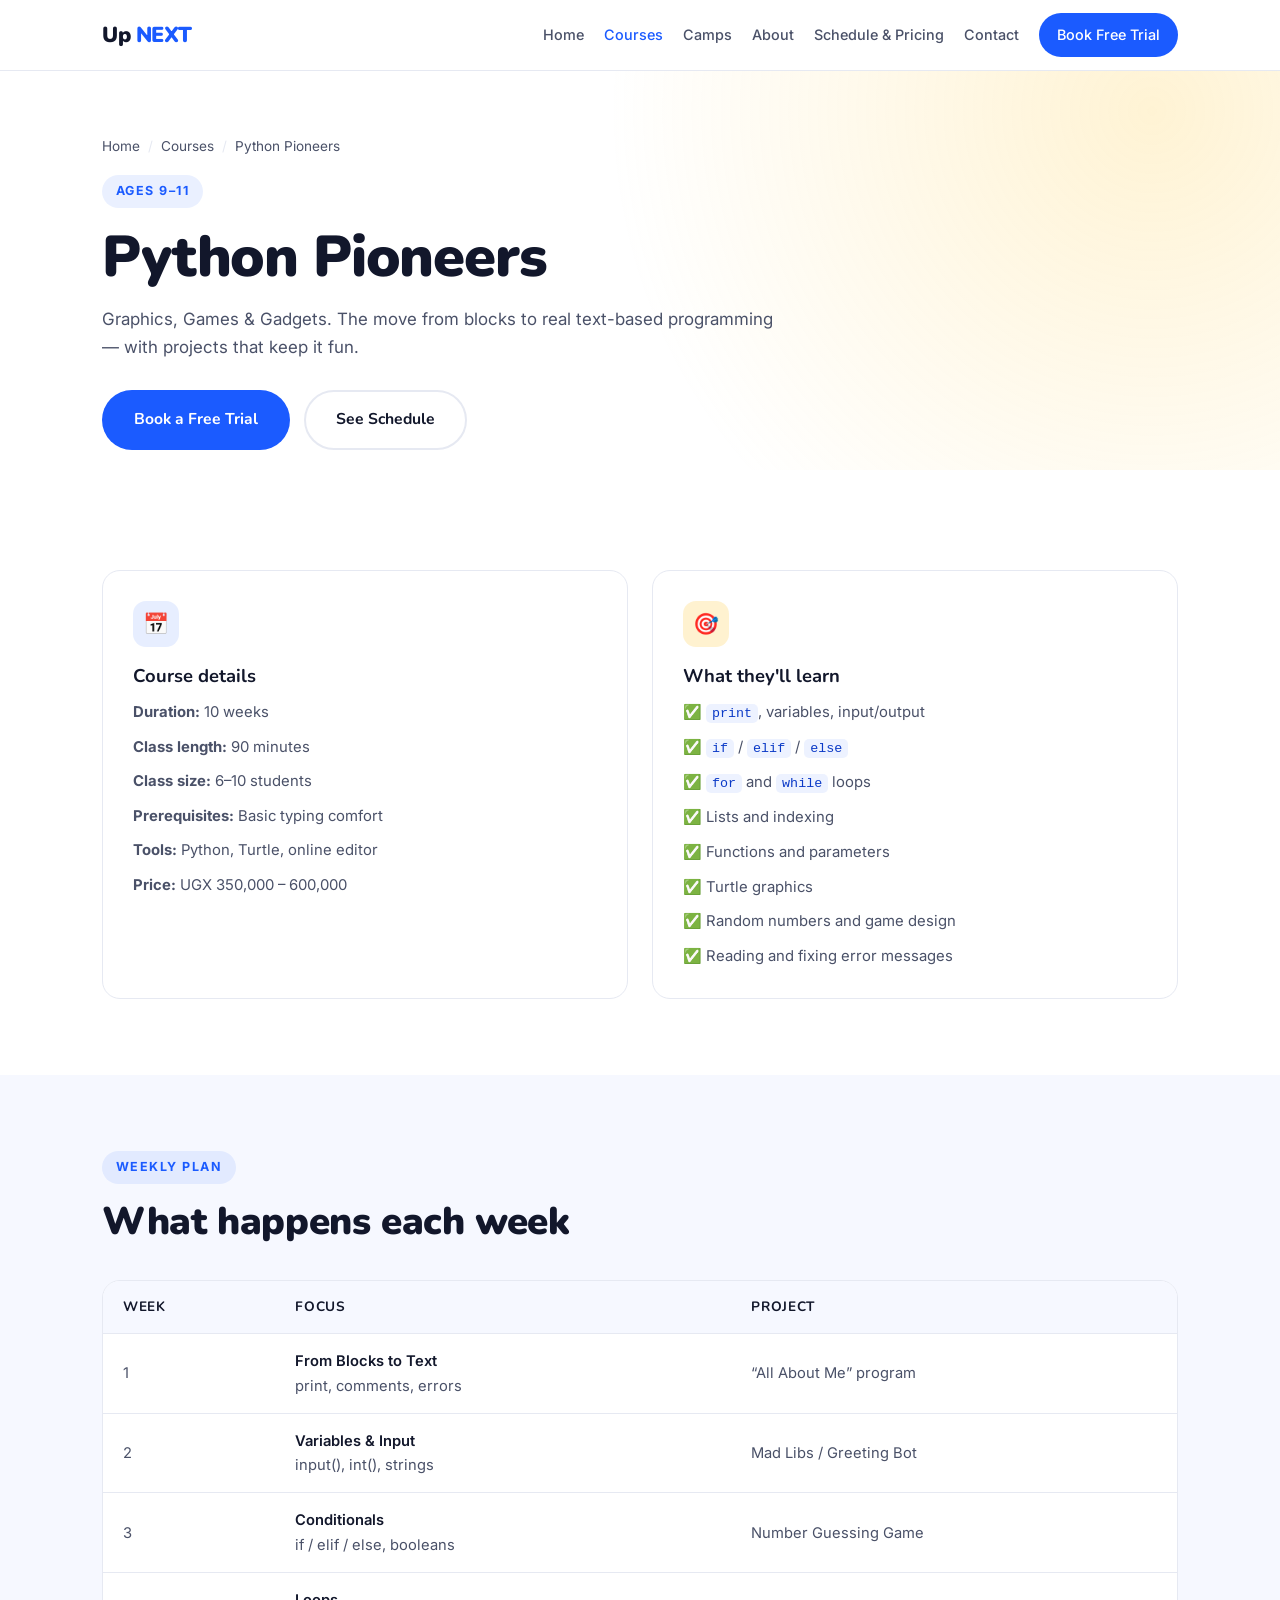
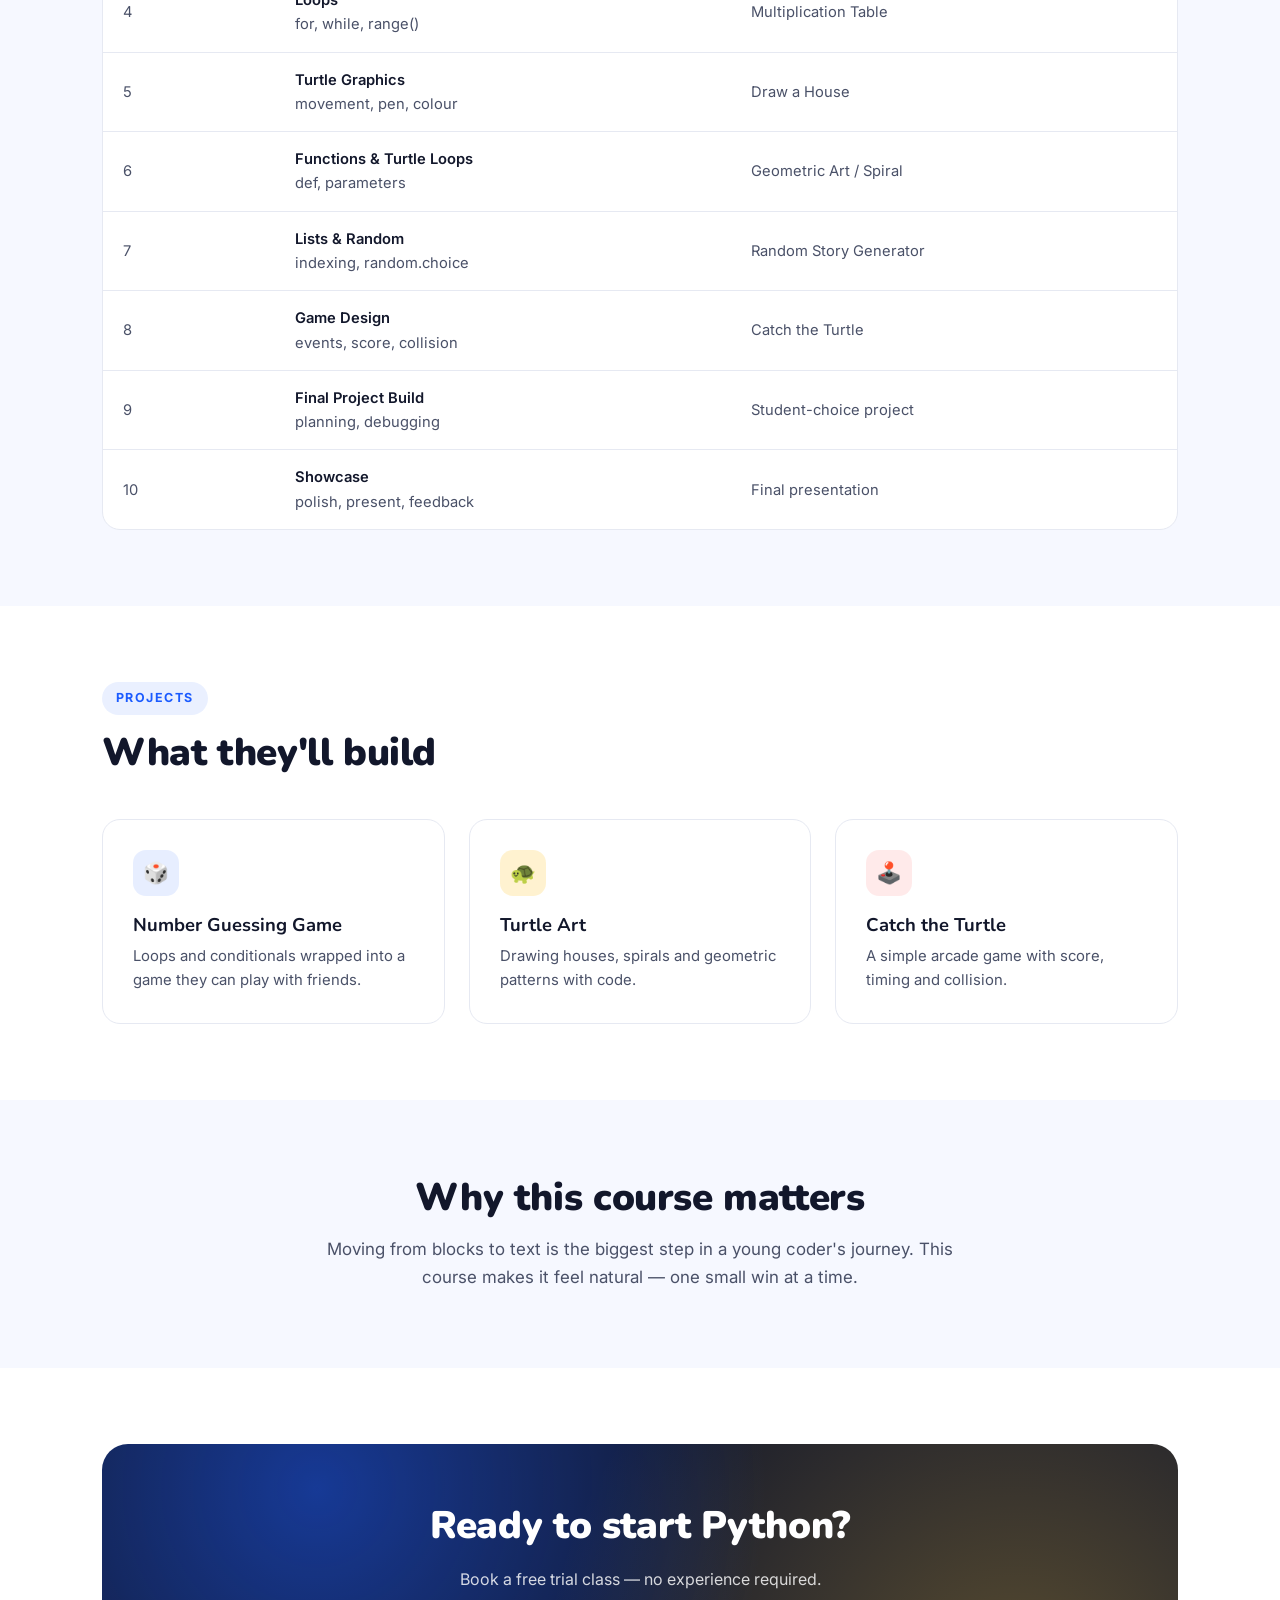
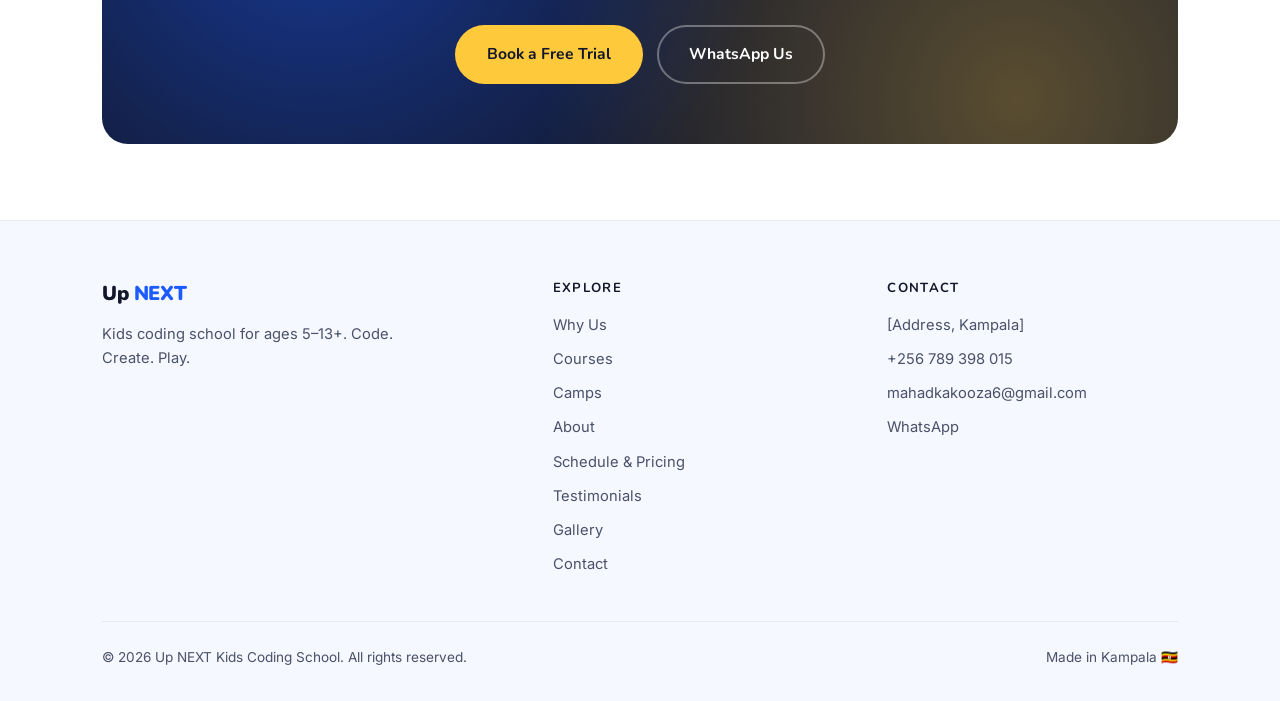
<file: courses/python-pioneers.html>
<!DOCTYPE html>
<html lang="en">
<head>
<meta charset="UTF-8" />
<meta name="viewport" content="width=device-width, initial-scale=1.0" />
<title>Python Pioneers (Ages 9–11) | Up NEXT Kids Coding School</title>
<meta name="description" content="Python Pioneers: a 10-week coding course for ages 9–11. Kids learn Python, Turtle graphics, loops, lists and game design. UGX 350,000–600,000." />
<link rel="canonical" href="https://upnext.ug/courses/python-pioneers.html" />
<link rel="preconnect" href="https://fonts.googleapis.com" />
<link rel="preconnect" href="https://fonts.gstatic.com" crossorigin />
<link href="https://fonts.googleapis.com/css2?family=Nunito:wght@400;700;900&family=Inter:wght@400;500;600&display=swap" rel="stylesheet" />
<link rel="stylesheet" href="../assets/styles.css" />
</head>
<body>

<header>
  <div class="wrap nav">
    <a href="../index.html" class="brand">Up <span>NEXT</span></a>
    <button class="burger" id="burger" aria-label="Menu" aria-expanded="false">
      <span></span><span></span><span></span>
    </button>
    <nav class="nav-links" id="navLinks">
      <a href="../index.html">Home</a>
      <a href="../courses.html">Courses</a>
      <a href="../camps.html">Camps</a>
      <a href="../about.html">About</a>
      <a href="../schedule.html">Schedule &amp; Pricing</a>
      <a href="../contact.html">Contact</a>
      <a href="../contact.html" class="nav-cta">Book Free Trial</a>
    </nav>
  </div>
</header>

<div class="page-hero">
  <div class="wrap">
    <p class="crumbs"><a href="../index.html">Home</a><span>/</span><a href="../courses.html">Courses</a><span>/</span>Python Pioneers</p>
    <span class="eyebrow">Ages 9–11</span>
    <h1>Python Pioneers</h1>
    <p class="lead">
      Graphics, Games &amp; Gadgets. The move from blocks to real text-based
      programming — with projects that keep it fun.
    </p>
    <div class="btns" style="margin-top:28px">
      <a href="../contact.html" class="btn btn-primary">Book a Free Trial</a>
      <a href="../schedule.html" class="btn btn-ghost">See Schedule</a>
    </div>
  </div>
</div>

<section style="padding-top:56px">
  <div class="wrap">
    <div class="grid-2">

      <div class="card">
        <div class="icon">📅</div>
        <h3>Course details</h3>
        <ul style="list-style:none;margin-top:14px;font-size:.93rem;display:flex;flex-direction:column;gap:10px">
          <li><strong>Duration:</strong> 10 weeks</li>
          <li><strong>Class length:</strong> 90 minutes</li>
          <li><strong>Class size:</strong> 6–10 students</li>
          <li><strong>Prerequisites:</strong> Basic typing comfort</li>
          <li><strong>Tools:</strong> Python, Turtle, online editor</li>
          <li><strong>Price:</strong> UGX 350,000 – 600,000</li>
        </ul>
      </div>

      <div class="card">
        <div class="icon y">🎯</div>
        <h3>What they'll learn</h3>
        <ul style="list-style:none;margin-top:14px;font-size:.93rem;display:flex;flex-direction:column;gap:10px">
          <li>✅ <code>print</code>, variables, input/output</li>
          <li>✅ <code>if</code> / <code>elif</code> / <code>else</code></li>
          <li>✅ <code>for</code> and <code>while</code> loops</li>
          <li>✅ Lists and indexing</li>
          <li>✅ Functions and parameters</li>
          <li>✅ Turtle graphics</li>
          <li>✅ Random numbers and game design</li>
          <li>✅ Reading and fixing error messages</li>
        </ul>
      </div>

    </div>
  </div>
</section>

<section class="soft">
  <div class="wrap">
    <span class="eyebrow">Weekly Plan</span>
    <h2>What happens each week</h2>

    <div class="table-wrap">
      <table>
        <thead>
          <tr><th>Week</th><th>Focus</th><th>Project</th></tr>
        </thead>
        <tbody>
          <tr><td>1</td><td><strong>From Blocks to Text</strong><br>print, comments, errors</td><td>“All About Me” program</td></tr>
          <tr><td>2</td><td><strong>Variables &amp; Input</strong><br>input(), int(), strings</td><td>Mad Libs / Greeting Bot</td></tr>
          <tr><td>3</td><td><strong>Conditionals</strong><br>if / elif / else, booleans</td><td>Number Guessing Game</td></tr>
          <tr><td>4</td><td><strong>Loops</strong><br>for, while, range()</td><td>Multiplication Table</td></tr>
          <tr><td>5</td><td><strong>Turtle Graphics</strong><br>movement, pen, colour</td><td>Draw a House</td></tr>
          <tr><td>6</td><td><strong>Functions &amp; Turtle Loops</strong><br>def, parameters</td><td>Geometric Art / Spiral</td></tr>
          <tr><td>7</td><td><strong>Lists &amp; Random</strong><br>indexing, random.choice</td><td>Random Story Generator</td></tr>
          <tr><td>8</td><td><strong>Game Design</strong><br>events, score, collision</td><td>Catch the Turtle</td></tr>
          <tr><td>9</td><td><strong>Final Project Build</strong><br>planning, debugging</td><td>Student-choice project</td></tr>
          <tr><td>10</td><td><strong>Showcase</strong><br>polish, present, feedback</td><td>Final presentation</td></tr>
        </tbody>
      </table>
    </div>
  </div>
</section>

<section>
  <div class="wrap">
    <span class="eyebrow">Projects</span>
    <h2>What they'll build</h2>
    <div class="grid-3">
      <div class="card">
        <div class="icon">🎲</div>
        <h3>Number Guessing Game</h3>
        <p>Loops and conditionals wrapped into a game they can play with friends.</p>
      </div>
      <div class="card">
        <div class="icon y">🐢</div>
        <h3>Turtle Art</h3>
        <p>Drawing houses, spirals and geometric patterns with code.</p>
      </div>
      <div class="card">
        <div class="icon c">🕹️</div>
        <h3>Catch the Turtle</h3>
        <p>A simple arcade game with score, timing and collision.</p>
      </div>
    </div>
  </div>
</section>

<section class="soft">
  <div class="wrap center">
    <h2>Why this course matters</h2>
    <p class="lead" style="margin-top:16px">
      Moving from blocks to text is the biggest step in a young coder's journey.
      This course makes it feel natural — one small win at a time.
    </p>
  </div>
</section>

<section>
  <div class="wrap">
    <div class="cta">
      <h2>Ready to start Python?</h2>
      <p>Book a free trial class — no experience required.</p>
      <div class="btns">
        <a href="../contact.html" class="btn btn-primary">Book a Free Trial</a>
        <a href="https://wa.me/256789398015" class="btn btn-ghost">WhatsApp Us</a>
      </div>
    </div>
  </div>
</section>

<footer>
  <div class="wrap">
    <div class="foot-grid">
      <div>
        <a href="../index.html" class="brand" style="font-size:1.25rem">Up <span>NEXT</span></a>
        <p style="margin-top:14px;font-size:.92rem;max-width:34ch">
          Kids coding school for ages 5–13+. Code. Create. Play.
        </p>
      </div>
      <div>
        <h4>Explore</h4>
        <ul>
          <li><a href="../index.html#why">Why Us</a></li>
          <li><a href="../courses.html">Courses</a></li>
          <li><a href="../camps.html">Camps</a></li>
          <li><a href="../about.html">About</a></li>
          <li><a href="../schedule.html">Schedule &amp; Pricing</a></li>
          <li><a href="../index.html#testimonials">Testimonials</a></li>
          <li><a href="../index.html#gallery">Gallery</a></li>
          <li><a href="../contact.html">Contact</a></li>
        </ul>
      </div>
      <div>
        <h4>Contact</h4>
        <ul>
          <li>[Address, Kampala]</li>
          <li><a href="tel:+256789398015">+256 789 398 015</a></li>
          <li><a href="mailto:mahadkakooza6@gmail.com">mahadkakooza6@gmail.com</a></li>
          <li><a href="https://wa.me/256789398015">WhatsApp</a></li>
        </ul>
      </div>
    </div>
    <div class="foot-bottom">
      <span>© <span id="year"></span> Up NEXT Kids Coding School. All rights reserved.</span>
      <span>Made in Kampala 🇺🇬</span>
    </div>
  </div>
</footer>

<script src="../assets/script.js"></script>
</body>
</html>
</file>
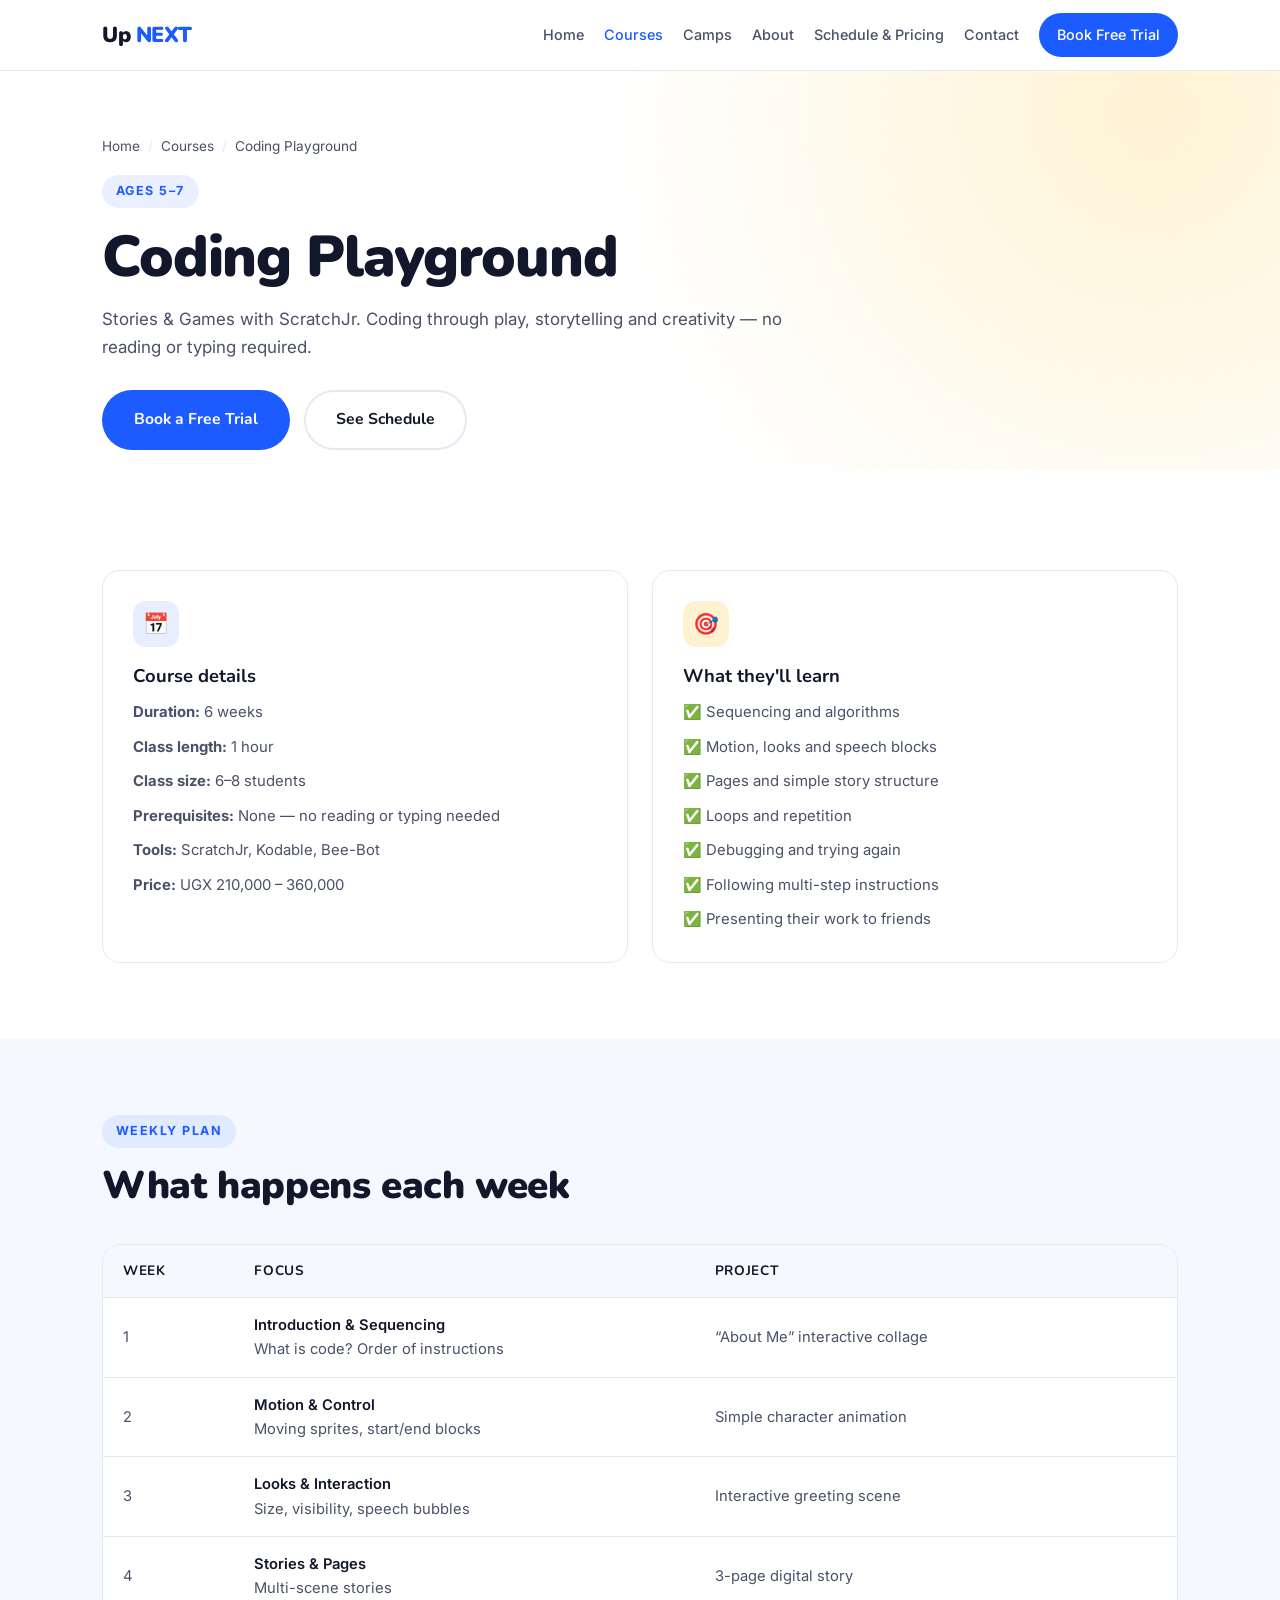
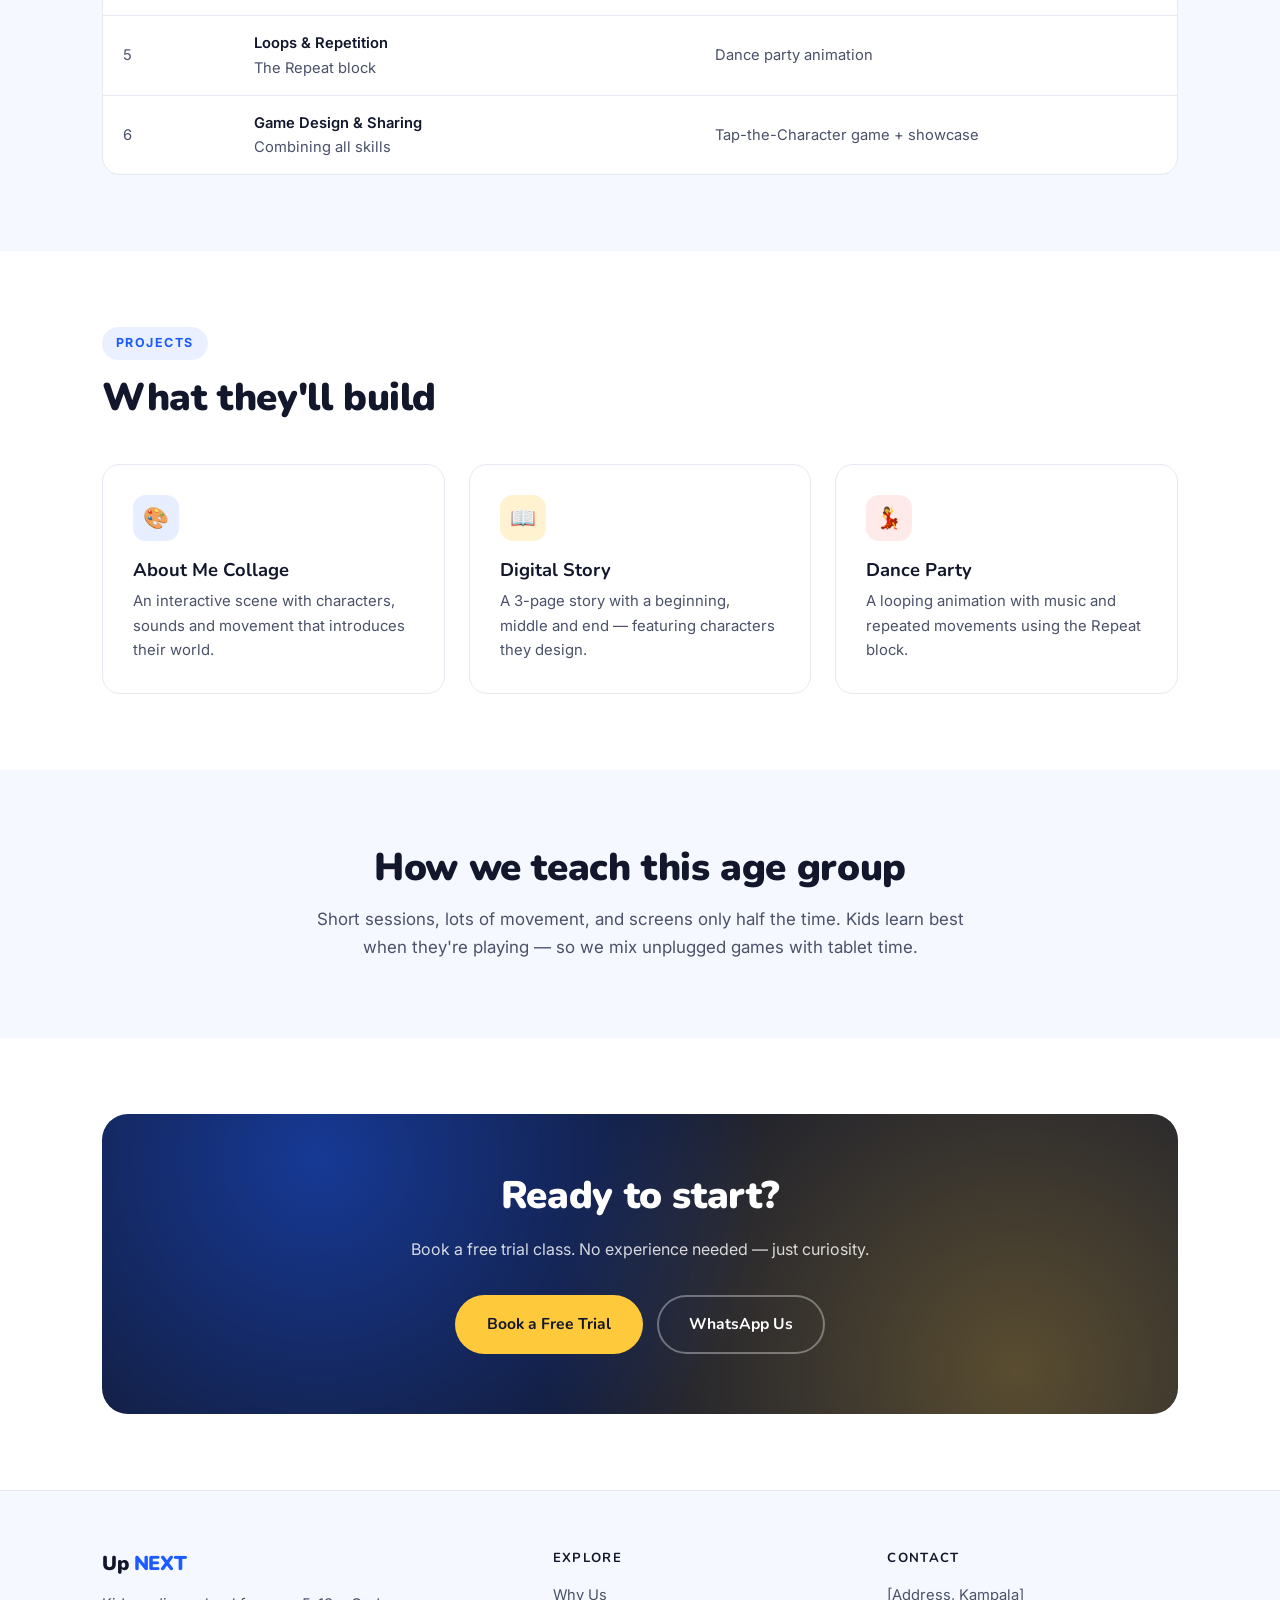
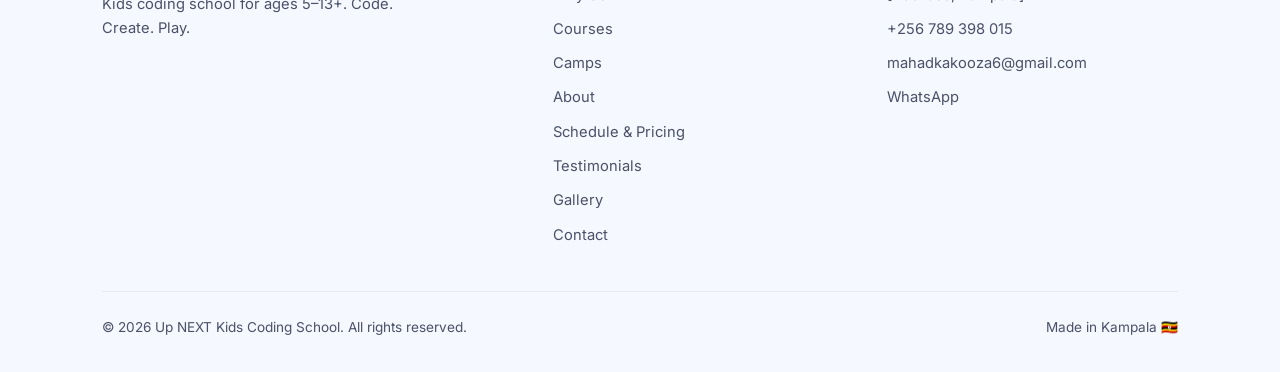
<file: courses/scratch-game-makers.html>
<!DOCTYPE html>
<html lang="en">
<head>
<meta charset="UTF-8" />
<meta name="viewport" content="width=device-width, initial-scale=1.0" />
<title>Coding Playground (Ages 5–7) | Up NEXT Kids Coding School</title>
<meta name="description" content="Coding Playground: a 6-week ScratchJr course for ages 5–7. Kids learn sequencing, loops and storytelling through play. UGX 210,000–360,000. Book a free trial." />
<link rel="canonical" href="https://upnext.ug/courses/coding-playground.html" />
<link rel="preconnect" href="https://fonts.googleapis.com" />
<link rel="preconnect" href="https://fonts.gstatic.com" crossorigin />
<link href="https://fonts.googleapis.com/css2?family=Nunito:wght@400;700;900&family=Inter:wght@400;500;600&display=swap" rel="stylesheet" />
<link rel="stylesheet" href="../assets/styles.css" />
</head>
<body>

<header>
  <div class="wrap nav">
    <a href="../index.html" class="brand">Up <span>NEXT</span></a>
    <button class="burger" id="burger" aria-label="Menu" aria-expanded="false">
      <span></span><span></span><span></span>
    </button>
    <nav class="nav-links" id="navLinks">
      <a href="../index.html">Home</a>
      <a href="../courses.html">Courses</a>
      <a href="../camps.html">Camps</a>
      <a href="../about.html">About</a>
      <a href="../schedule.html">Schedule &amp; Pricing</a>
      <a href="../contact.html">Contact</a>
      <a href="../contact.html" class="nav-cta">Book Free Trial</a>
    </nav>
  </div>
</header>

<div class="page-hero">
  <div class="wrap">
    <p class="crumbs"><a href="../index.html">Home</a><span>/</span><a href="../courses.html">Courses</a><span>/</span>Coding Playground</p>
    <span class="eyebrow">Ages 5–7</span>
    <h1>Coding Playground</h1>
    <p class="lead">
      Stories &amp; Games with ScratchJr. Coding through play, storytelling and
      creativity — no reading or typing required.
    </p>
    <div class="btns" style="margin-top:28px">
      <a href="../contact.html" class="btn btn-primary">Book a Free Trial</a>
      <a href="../schedule.html" class="btn btn-ghost">See Schedule</a>
    </div>
  </div>
</div>

<section style="padding-top:56px">
  <div class="wrap">
    <div class="grid-2">

      <div class="card">
        <div class="icon">📅</div>
        <h3>Course details</h3>
        <ul style="list-style:none;margin-top:14px;font-size:.93rem;display:flex;flex-direction:column;gap:10px">
          <li><strong>Duration:</strong> 6 weeks</li>
          <li><strong>Class length:</strong> 1 hour</li>
          <li><strong>Class size:</strong> 6–8 students</li>
          <li><strong>Prerequisites:</strong> None — no reading or typing needed</li>
          <li><strong>Tools:</strong> ScratchJr, Kodable, Bee-Bot</li>
          <li><strong>Price:</strong> UGX 210,000 – 360,000</li>
        </ul>
      </div>

      <div class="card">
        <div class="icon y">🎯</div>
        <h3>What they'll learn</h3>
        <ul style="list-style:none;margin-top:14px;font-size:.93rem;display:flex;flex-direction:column;gap:10px">
          <li>✅ Sequencing and algorithms</li>
          <li>✅ Motion, looks and speech blocks</li>
          <li>✅ Pages and simple story structure</li>
          <li>✅ Loops and repetition</li>
          <li>✅ Debugging and trying again</li>
          <li>✅ Following multi-step instructions</li>
          <li>✅ Presenting their work to friends</li>
        </ul>
      </div>

    </div>
  </div>
</section>

<section class="soft">
  <div class="wrap">
    <span class="eyebrow">Weekly Plan</span>
    <h2>What happens each week</h2>

    <div class="table-wrap">
      <table>
        <thead>
          <tr><th>Week</th><th>Focus</th><th>Project</th></tr>
        </thead>
        <tbody>
          <tr><td>1</td><td><strong>Introduction &amp; Sequencing</strong><br>What is code? Order of instructions</td><td>“About Me” interactive collage</td></tr>
          <tr><td>2</td><td><strong>Motion &amp; Control</strong><br>Moving sprites, start/end blocks</td><td>Simple character animation</td></tr>
          <tr><td>3</td><td><strong>Looks &amp; Interaction</strong><br>Size, visibility, speech bubbles</td><td>Interactive greeting scene</td></tr>
          <tr><td>4</td><td><strong>Stories &amp; Pages</strong><br>Multi-scene stories</td><td>3-page digital story</td></tr>
          <tr><td>5</td><td><strong>Loops &amp; Repetition</strong><br>The Repeat block</td><td>Dance party animation</td></tr>
          <tr><td>6</td><td><strong>Game Design &amp; Sharing</strong><br>Combining all skills</td><td>Tap-the-Character game + showcase</td></tr>
        </tbody>
      </table>
    </div>
  </div>
</section>

<section>
  <div class="wrap">
    <span class="eyebrow">Projects</span>
    <h2>What they'll build</h2>
    <div class="grid-3">
      <div class="card">
        <div class="icon">🎨</div>
        <h3>About Me Collage</h3>
        <p>An interactive scene with characters, sounds and movement that introduces their world.</p>
      </div>
      <div class="card">
        <div class="icon y">📖</div>
        <h3>Digital Story</h3>
        <p>A 3-page story with a beginning, middle and end — featuring characters they design.</p>
      </div>
      <div class="card">
        <div class="icon c">💃</div>
        <h3>Dance Party</h3>
        <p>A looping animation with music and repeated movements using the Repeat block.</p>
      </div>
    </div>
  </div>
</section>

<section class="soft">
  <div class="wrap center">
    <h2>How we teach this age group</h2>
    <p class="lead" style="margin-top:16px">
      Short sessions, lots of movement, and screens only half the time. Kids learn best
      when they're playing — so we mix unplugged games with tablet time.
    </p>
  </div>
</section>

<section>
  <div class="wrap">
    <div class="cta">
      <h2>Ready to start?</h2>
      <p>Book a free trial class. No experience needed — just curiosity.</p>
      <div class="btns">
        <a href="../contact.html" class="btn btn-primary">Book a Free Trial</a>
        <a href="https://wa.me/256789398015" class="btn btn-ghost">WhatsApp Us</a>
      </div>
    </div>
  </div>
</section>

<footer>
  <div class="wrap">
    <div class="foot-grid">
      <div>
        <a href="../index.html" class="brand" style="font-size:1.25rem">Up <span>NEXT</span></a>
        <p style="margin-top:14px;font-size:.92rem;max-width:34ch">
          Kids coding school for ages 5–13+. Code. Create. Play.
        </p>
      </div>
      <div>
        <h4>Explore</h4>
        <ul>
          <li><a href="../index.html#why">Why Us</a></li>
          <li><a href="../courses.html">Courses</a></li>
          <li><a href="../camps.html">Camps</a></li>
          <li><a href="../about.html">About</a></li>
          <li><a href="../schedule.html">Schedule &amp; Pricing</a></li>
          <li><a href="../index.html#testimonials">Testimonials</a></li>
          <li><a href="../index.html#gallery">Gallery</a></li>
          <li><a href="../contact.html">Contact</a></li>
        </ul>
      </div>
      <div>
        <h4>Contact</h4>
        <ul>
          <li>[Address, Kampala]</li>
          <li><a href="tel:+256789398015">+256 789 398 015</a></li>
          <li><a href="mailto:mahadkakooza6@gmail.com">mahadkakooza6@gmail.com</a></li>
          <li><a href="https://wa.me/256789398015">WhatsApp</a></li>
        </ul>
      </div>
    </div>
    <div class="foot-bottom">
      <span>© <span id="year"></span> Up NEXT Kids Coding School. All rights reserved.</span>
      <span>Made in Kampala 🇺🇬</span>
    </div>
  </div>
</footer>

<script src="../assets/script.js"></script>
</body>
</html>
</file>
<file: assets/styles.css>
/* ============================================================
   Up NEXT — Kids Coding School
   Master stylesheet
   ============================================================ */

:root{
  --blue:#1B5BFF;
  --blue-dark:#0B3AC7;
  --yellow:#FFC93C;
  --coral:#FF5C5C;
  --ink:#12172B;
  --body:#4A5168;
  --line:#E6E9F2;
  --bg:#FFFFFF;
  --bg-soft:#F6F8FF;
  --radius:18px;
  --shadow:0 8px 30px rgba(18,23,43,.08);
  --max:1120px;
}

*{box-sizing:border-box;margin:0;padding:0}
html{scroll-behavior:smooth}
body{
  font-family:'Inter',system-ui,-apple-system,"Segoe UI",sans-serif;
  color:var(--body);background:var(--bg);line-height:1.65;
  -webkit-font-smoothing:antialiased;
}
h1,h2,h3,h4,.brand{font-family:'Nunito',system-ui,sans-serif;color:var(--ink);line-height:1.15}
h1{font-size:clamp(2.1rem,5.5vw,3.6rem);font-weight:900;letter-spacing:-.02em}
h2{font-size:clamp(1.6rem,3.6vw,2.4rem);font-weight:900;letter-spacing:-.01em}
h3{font-size:1.15rem;font-weight:700}
a{color:var(--blue);text-decoration:none}
a:hover{text-decoration:underline}
img{max-width:100%;display:block}
code{
  font-family:ui-monospace,SFMono-Regular,Menlo,monospace;font-size:.9em;
  background:rgba(27,91,255,.08);padding:2px 6px;border-radius:5px;
  color:var(--blue-dark);
}

.wrap{max-width:var(--max);margin:0 auto;padding:0 22px}
section{padding:76px 0}
.soft{background:var(--bg-soft)}

.eyebrow{
  display:inline-block;font-size:.78rem;font-weight:700;letter-spacing:.12em;
  text-transform:uppercase;color:var(--blue);background:rgba(27,91,255,.09);
  padding:6px 14px;border-radius:999px;margin-bottom:16px;
}
.lead{font-size:1.06rem;max-width:62ch}
.center{text-align:center}
.center .lead{margin-left:auto;margin-right:auto}

/* ============================================================
   Header / Nav
   ============================================================ */
header{
  position:sticky;top:0;z-index:50;background:rgba(255,255,255,.92);
  backdrop-filter:blur(12px);border-bottom:1px solid var(--line);
}
.nav{display:flex;align-items:center;justify-content:space-between;height:70px}
.brand{font-size:1.35rem;font-weight:900;color:var(--ink);letter-spacing:-.02em}
.brand span{color:var(--blue)}
.nav-links{display:flex;gap:20px;align-items:center}
.nav-links a{color:var(--body);font-size:.9rem;font-weight:500;white-space:nowrap}
.nav-links a:hover,.nav-links a.active{color:var(--blue);text-decoration:none}
.nav-cta{
  background:var(--blue);color:#fff !important;padding:10px 18px;
  border-radius:999px;font-weight:600;font-size:.88rem;
}
.nav-cta:hover{background:var(--blue-dark);text-decoration:none}

.burger{display:none;background:none;border:0;cursor:pointer;padding:8px}
.burger span{
  display:block;width:24px;height:2.5px;background:var(--ink);
  border-radius:2px;margin:5px 0;transition:.25s;
}

@media(max-width:980px){
  .nav-links{
    position:absolute;top:70px;left:0;right:0;background:#fff;
    flex-direction:column;gap:0;padding:8px 22px 20px;
    border-bottom:1px solid var(--line);display:none;align-items:flex-start;
  }
  .nav-links.open{display:flex}
  .nav-links a{
    padding:12px 0;width:100%;border-bottom:1px solid var(--line);
    font-size:1rem;white-space:normal;
  }
  .nav-links a:last-child{border-bottom:0}
  .nav-cta{margin-top:14px;text-align:center;border-bottom:0 !important;display:block}
  .burger{display:block}
}

/* ============================================================
   Hero
   ============================================================ */
.hero{
  background:
    radial-gradient(circle at 88% 12%, rgba(255,201,60,.28), transparent 42%),
    radial-gradient(circle at 8% 88%, rgba(27,91,255,.14), transparent 45%),
    #fff;
  padding:88px 0 80px;
}
.hero-grid{display:grid;grid-template-columns:1.15fr .85fr;gap:56px;align-items:center}
@media(max-width:900px){.hero-grid{grid-template-columns:1fr;gap:40px}}
.hero p.lead{margin:22px 0 30px}
.btns{display:flex;gap:14px;flex-wrap:wrap}
.btn{
  display:inline-block;padding:15px 30px;border-radius:999px;font-weight:700;
  font-size:.98rem;font-family:'Nunito',sans-serif;transition:.2s;
  border:2px solid transparent;cursor:pointer;
}
.btn-primary{background:var(--blue);color:#fff}
.btn-primary:hover{background:var(--blue-dark);text-decoration:none;transform:translateY(-2px)}
.btn-ghost{border-color:var(--line);color:var(--ink);background:#fff}
.btn-ghost:hover{border-color:var(--blue);color:var(--blue);text-decoration:none}
.btn-block{display:block;width:100%;text-align:center}

.hero-badges{
  display:flex;gap:22px;flex-wrap:wrap;margin-top:34px;
  font-size:.88rem;font-weight:500;color:var(--ink);
}
.hero-badges div{display:flex;align-items:center;gap:8px}

.hero-card{
  background:#fff;border-radius:24px;padding:30px;box-shadow:var(--shadow);
  border:1px solid var(--line);
}
.hero-card h3{margin-bottom:6px;font-size:1.3rem}
.hero-card p{font-size:.92rem;margin-bottom:20px}
.ladder{list-style:none;display:flex;flex-direction:column;gap:2px}
.ladder li{
  display:flex;justify-content:space-between;align-items:center;
  padding:11px 14px;border-radius:11px;font-size:.89rem;background:var(--bg-soft);
}
.ladder li b{color:var(--ink);font-weight:700}
.ladder li em{font-style:normal;color:var(--blue);font-weight:600;font-size:.82rem}

/* ============================================================
   Grids & generic cards
   ============================================================ */
.grid-3{display:grid;grid-template-columns:repeat(3,1fr);gap:24px;margin-top:44px}
.grid-2{display:grid;grid-template-columns:repeat(2,1fr);gap:24px;margin-top:44px}
@media(max-width:900px){.grid-3,.grid-2{grid-template-columns:1fr}}

.card{
  background:#fff;border:1px solid var(--line);border-radius:var(--radius);
  padding:30px;transition:.22s;
}
.card:hover{transform:translateY(-4px);box-shadow:var(--shadow);border-color:transparent}
.icon{
  width:46px;height:46px;border-radius:13px;display:grid;place-items:center;
  font-size:1.3rem;margin-bottom:18px;background:rgba(27,91,255,.1);
}
.icon.y{background:rgba(255,201,60,.24)}
.icon.c{background:rgba(255,92,92,.13)}
.card h3{margin-bottom:9px}
.card p{font-size:.93rem}

/* ============================================================
   Course cards
   ============================================================ */
.course{
  background:#fff;border:1px solid var(--line);border-radius:var(--radius);
  padding:30px;display:flex;flex-direction:column;transition:.22s;
}
.course:hover{box-shadow:var(--shadow);border-color:transparent;transform:translateY(-4px)}
.age-tag{
  align-self:flex-start;font-family:'Nunito',sans-serif;font-weight:900;
  font-size:.82rem;background:var(--ink);color:#fff;padding:5px 14px;
  border-radius:999px;margin-bottom:16px;letter-spacing:.02em;
}
.course h3{font-size:1.28rem;margin-bottom:4px}
.course .sub{font-size:.88rem;color:var(--blue);font-weight:600;margin-bottom:16px}
.course ul{
  list-style:none;font-size:.9rem;margin:14px 0 0;
  display:flex;flex-direction:column;gap:7px;
}
.course ul li{position:relative;padding-left:20px}
.course ul li::before{
  content:"";position:absolute;left:0;top:.62em;width:7px;height:7px;
  border-radius:50%;background:var(--yellow);
}
.meta{
  font-size:.85rem;color:var(--body);margin-top:18px;
  padding-top:18px;border-top:1px dashed var(--line);
}
.price{
  font-family:'Nunito',sans-serif;font-weight:900;font-size:1.16rem;
  color:var(--ink);margin-top:10px;
}
.price small{
  display:block;font-family:'Inter',sans-serif;font-weight:400;
  font-size:.78rem;color:var(--body);margin-top:3px;
}
.course-link{
  display:inline-block;margin-top:18px;font-weight:600;font-size:.9rem;
  font-family:'Nunito',sans-serif;
}

/* ============================================================
   Tables
   ============================================================ */
.table-wrap{
  overflow-x:auto;margin-top:36px;border-radius:var(--radius);
  border:1px solid var(--line);background:#fff;
}
table{width:100%;border-collapse:collapse;font-size:.92rem;min-width:520px}
th,td{text-align:left;padding:15px 20px;border-bottom:1px solid var(--line)}
th{
  background:var(--bg-soft);font-family:'Nunito',sans-serif;font-weight:700;
  color:var(--ink);font-size:.85rem;text-transform:uppercase;letter-spacing:.05em;
}
tr:last-child td{border-bottom:0}
td strong{color:var(--ink);font-weight:600}

/* ============================================================
   FAQ
   ============================================================ */
.faq{max-width:820px;margin:40px auto 0}
details{
  background:#fff;border:1px solid var(--line);border-radius:14px;
  margin-bottom:12px;overflow:hidden;
}
summary{
  padding:20px 24px;cursor:pointer;font-weight:600;color:var(--ink);
  font-size:.98rem;list-style:none;display:flex;justify-content:space-between;
  align-items:center;gap:16px;
}
summary::-webkit-details-marker{display:none}
summary::after{
  content:"+";font-size:1.5rem;color:var(--blue);font-weight:400;
  line-height:1;flex-shrink:0;
}
details[open] summary::after{content:"–"}
details[open] summary{border-bottom:1px solid var(--line)}
details p{padding:18px 24px 22px;font-size:.93rem}

/* ============================================================
   Forms
   ============================================================ */
.form-card{
  background:#fff;border:1px solid var(--line);border-radius:var(--radius);
  padding:36px;box-shadow:var(--shadow);
}

/* Field labels — scoped so they don't leak into radio cards or consent rows */
.field{margin-bottom:20px}
.field > label:not(.consent):not(.radio-card){
  display:block;font-size:.88rem;font-weight:600;color:var(--ink);margin-bottom:7px;
}
.field > label:not(.consent):not(.radio-card) .req{color:var(--coral)}

.field input[type="text"],
.field input[type="email"],
.field input[type="tel"],
.field input[type="number"],
.field select,
.field textarea{
  width:100%;padding:13px 16px;border:1.5px solid var(--line);
  border-radius:11px;font-family:inherit;font-size:.95rem;color:var(--ink);
  background:#fff;transition:.18s;
}
.field input:focus,.field select:focus,.field textarea:focus{
  outline:none;border-color:var(--blue);box-shadow:0 0 0 4px rgba(27,91,255,.1);
}
.field textarea{resize:vertical;min-height:120px}
.field-row{display:grid;grid-template-columns:1fr 1fr;gap:20px}
@media(max-width:640px){.field-row{grid-template-columns:1fr;gap:0}}

.hint{font-size:.82rem;color:var(--body);margin-top:6px}
.hp{position:absolute;left:-9999px;opacity:0;height:0;width:0}

.form-note{
  font-size:.85rem;margin-top:18px;padding:14px 18px;border-radius:11px;
  background:var(--bg-soft);border:1px solid var(--line);
}
.form-status{
  display:none;padding:14px 18px;border-radius:11px;margin-bottom:20px;
  font-size:.92rem;font-weight:500;line-height:1.55;
}
.form-status.ok{
  display:block;background:rgba(27,91,255,.08);
  border:1px solid rgba(27,91,255,.25);color:var(--blue-dark);
}
.form-status.err{
  display:block;background:rgba(255,92,92,.09);
  border:1px solid rgba(255,92,92,.3);color:#B3261E;
}

/* ---------- Consent checkboxes ---------- */
.consent{
  display:flex;gap:12px;align-items:flex-start;
  font-size:.88rem;line-height:1.55;font-weight:400;color:var(--body);
  cursor:pointer;
}
.consent input[type="checkbox"]{
  width:auto;margin-top:3px;flex-shrink:0;
  accent-color:var(--blue);transform:scale(1.15);cursor:pointer;
}

/* ---------- Radio card selector ---------- */
.radio-row{
  display:grid;grid-template-columns:1fr 1fr;gap:14px;margin-top:2px;
}
@media(max-width:560px){.radio-row{grid-template-columns:1fr}}

.radio-card{
  position:relative;display:block;cursor:pointer;
}
.radio-card input{
  position:absolute;opacity:0;pointer-events:none;width:0;height:0;
}

.rc-inner{
  display:flex;align-items:flex-start;gap:14px;
  border:2px solid var(--line);border-radius:14px;
  padding:18px 20px;background:#fff;height:100%;min-height:96px;
  transition:border-color .18s, background .18s, box-shadow .18s;
}
.radio-card:hover .rc-inner{
  border-color:#C9D4F5;background:#FAFBFF;
}

.rc-radio{
  width:22px;height:22px;border-radius:50%;
  border:2px solid var(--line);flex-shrink:0;
  display:grid;place-items:center;background:#fff;
  transition:border-color .18s;margin-top:2px;
}
.rc-radio::after{
  content:"";width:10px;height:10px;border-radius:50%;
  background:var(--blue);transform:scale(0);
  transition:transform .18s;
}

.rc-body{
  display:flex;flex-direction:column;gap:4px;flex:1;min-width:0;
}
.rc-title{
  font-family:'Nunito',sans-serif;font-weight:900;
  font-size:1rem;color:var(--ink);line-height:1.25;
}
.rc-sub{
  font-size:.86rem;color:var(--body);line-height:1.4;
}

/* Checked state */
.radio-card input:checked + .rc-inner{
  border-color:var(--blue);
  background:rgba(27,91,255,.04);
  box-shadow:0 0 0 4px rgba(27,91,255,.08);
}
.radio-card input:checked + .rc-inner .rc-radio{
  border-color:var(--blue);
}
.radio-card input:checked + .rc-inner .rc-radio::after{
  transform:scale(1);
}
.radio-card input:checked + .rc-inner .rc-title,
.radio-card input:checked + .rc-inner .rc-sub{
  color:var(--blue-dark);
}

/* Keyboard focus */
.radio-card input:focus-visible + .rc-inner{
  outline:2px solid var(--blue);outline-offset:3px;
}

/* Summary lists in sidebar */
.summary-list{
  list-style:none;font-size:.9rem;
  display:flex;flex-direction:column;gap:10px;margin-top:14px;
}
.summary-list li{
  display:flex;justify-content:space-between;gap:14px;
  padding-bottom:10px;border-bottom:1px dashed var(--line);
}
.summary-list li:last-child{border-bottom:0;padding-bottom:0}
.summary-list strong{color:var(--ink);font-weight:600;text-align:right}

/* ============================================================
   CTA banner
   ============================================================ */
.cta{
  background:var(--ink);color:#fff;border-radius:26px;padding:60px 40px;
  text-align:center;
  background-image:
    radial-gradient(circle at 20% 15%, rgba(27,91,255,.5), transparent 50%),
    radial-gradient(circle at 85% 85%, rgba(255,201,60,.3), transparent 50%);
}
.cta h2{color:#fff}
.cta p{max-width:52ch;margin:18px auto 32px;color:rgba(255,255,255,.82)}
.cta .btn-primary{background:var(--yellow);color:var(--ink)}
.cta .btn-primary:hover{background:#fff}
.cta .btn-ghost{background:transparent;border-color:rgba(255,255,255,.35);color:#fff}
.cta .btn-ghost:hover{border-color:#fff;background:rgba(255,255,255,.08)}
.cta .btns{justify-content:center}

/* ============================================================
   Page hero (inner pages)
   ============================================================ */
.page-hero{
  padding:64px 0 20px;
  background:
    radial-gradient(circle at 90% 10%, rgba(255,201,60,.22), transparent 45%),
    #fff;
}
.page-hero p.lead{margin-top:16px}
.crumbs{font-size:.85rem;margin-bottom:18px}
.crumbs a{color:var(--body)}
.crumbs span{color:var(--line);margin:0 8px}

/* ============================================================
   Footer
   ============================================================ */
footer{background:var(--bg-soft);padding:60px 0 34px;border-top:1px solid var(--line)}
.foot-grid{display:grid;grid-template-columns:1.4fr 1fr 1fr;gap:44px}
@media(max-width:800px){.foot-grid{grid-template-columns:1fr;gap:32px}}
footer h4{
  font-family:'Nunito',sans-serif;font-size:.82rem;text-transform:uppercase;
  letter-spacing:.1em;color:var(--ink);margin-bottom:16px;
}
footer ul{list-style:none;display:flex;flex-direction:column;gap:10px;font-size:.92rem}
footer a{color:var(--body)}
.foot-bottom{
  margin-top:44px;padding-top:24px;border-top:1px solid var(--line);
  display:flex;justify-content:space-between;gap:16px;flex-wrap:wrap;
  font-size:.85rem;
}

/* ============================================================
   Testimonials
   ============================================================ */
.testimonials-grid{
  display:grid;grid-template-columns:repeat(3,1fr);gap:24px;margin-top:44px;
}
@media(max-width:900px){.testimonials-grid{grid-template-columns:1fr}}

.testimonial{
  background:#fff;border:1px solid var(--line);border-radius:var(--radius);
  padding:32px;position:relative;transition:.22s;
}
.testimonial:hover{
  transform:translateY(-4px);box-shadow:var(--shadow);border-color:transparent;
}
.testimonial::before{
  content:"\201C";font-family:Georgia,"Times New Roman",serif;font-size:4.5rem;
  line-height:1;color:var(--yellow);position:absolute;top:10px;right:24px;
  opacity:.55;
}
.stars{color:var(--yellow);font-size:.95rem;letter-spacing:2px;margin-bottom:14px}
.testimonial blockquote{
  font-size:.96rem;color:var(--body);line-height:1.7;margin-bottom:22px;
  font-style:normal;position:relative;z-index:1;
}
.testimonial-author{
  display:flex;align-items:center;gap:12px;padding-top:18px;
  border-top:1px solid var(--line);
}
.author-avatar{
  width:44px;height:44px;border-radius:50%;
  background:linear-gradient(135deg,var(--blue),var(--blue-dark));
  color:#fff;display:grid;place-items:center;flex-shrink:0;
  font-family:'Nunito',sans-serif;font-weight:900;font-size:1rem;
}
.author-avatar.y{background:linear-gradient(135deg,var(--yellow),#E5A800);color:var(--ink)}
.author-avatar.c{background:linear-gradient(135deg,var(--coral),#D63D3D)}
.author-name{
  font-family:'Nunito',sans-serif;font-weight:700;color:var(--ink);
  font-size:.92rem;line-height:1.3;
}
.author-role{font-size:.82rem;color:var(--body)}

/* ============================================================
   Gallery
   ============================================================ */
.gallery{
  display:grid;grid-template-columns:repeat(4,1fr);
  grid-auto-rows:220px;gap:16px;margin-top:44px;
}
@media(max-width:900px){
  .gallery{grid-template-columns:repeat(2,1fr);grid-auto-rows:180px;gap:12px}
}
@media(max-width:520px){
  .gallery{grid-template-columns:1fr;grid-auto-rows:200px}
}
.gallery-item{
  position:relative;overflow:hidden;border-radius:var(--radius);
  background:var(--bg-soft);border:1px solid var(--line);
}
.gallery-item img{
  width:100%;height:100%;object-fit:cover;
  transition:transform .45s ease;display:block;
}
.gallery-item:hover img{transform:scale(1.06)}
.gallery-item::after{
  content:"";position:absolute;inset:0;pointer-events:none;
  background:linear-gradient(to top,rgba(18,23,43,.8),transparent 55%);
  opacity:0;transition:.3s;
}
.gallery-item:hover::after{opacity:1}
.gallery-caption{
  position:absolute;left:18px;right:18px;bottom:16px;color:#fff;z-index:2;
  font-family:'Nunito',sans-serif;font-weight:700;font-size:.92rem;
  opacity:0;transform:translateY(8px);transition:.3s;
}
.gallery-item:hover .gallery-caption{opacity:1;transform:translateY(0)}
.gallery-item.wide{grid-column:span 2}
.gallery-item.tall{grid-row:span 2}
@media(max-width:900px){.gallery-item.tall{grid-row:span 1}}
@media(max-width:520px){.gallery-item.wide{grid-column:span 1}}
.gallery-placeholder{
  display:grid;place-items:center;height:100%;padding:20px;text-align:center;
  font-size:.85rem;color:var(--body);
  background:repeating-linear-gradient(45deg,
    var(--bg-soft),var(--bg-soft) 10px,
    #EEF2FF 10px,#EEF2FF 20px);
}

/* ============================================================
   Camps
   ============================================================ */
.badge-strip{display:flex;gap:10px;flex-wrap:wrap;margin-top:22px}
.badge-strip span{
  font-size:.82rem;font-weight:600;color:var(--ink);
  background:#fff;border:1px solid var(--line);
  padding:7px 14px;border-radius:999px;
}

.timeline{margin-top:28px;display:flex;flex-direction:column}
.timeline-item{
  display:grid;grid-template-columns:96px 1fr;gap:22px;
  padding:16px 0;border-bottom:1px solid var(--line);
}
.timeline-item:last-child{border-bottom:0;padding-bottom:0}
.timeline-item:first-child{padding-top:0}
.timeline-time{
  font-family:'Nunito',sans-serif;font-weight:900;color:var(--blue);
  font-size:.88rem;padding-top:2px;letter-spacing:-.01em;
}
.timeline-body h4{
  font-family:'Nunito',sans-serif;font-weight:700;color:var(--ink);
  font-size:1rem;margin-bottom:3px;
}
.timeline-body p{font-size:.9rem;line-height:1.55}
@media(max-width:520px){
  .timeline-item{grid-template-columns:1fr;gap:3px;padding:14px 0}
  .timeline-time{
    font-size:.78rem;text-transform:uppercase;letter-spacing:.06em;
  }
}

.includes-grid{
  display:grid;grid-template-columns:repeat(auto-fit,minmax(230px,1fr));
  gap:14px;margin-top:36px;
}
.include{
  display:flex;align-items:flex-start;gap:12px;
  background:#fff;border:1px solid var(--line);border-radius:14px;
  padding:18px 20px;font-size:.92rem;line-height:1.5;
}
.include .tick{
  width:22px;height:22px;border-radius:50%;
  background:rgba(27,91,255,.12);color:var(--blue);
  display:grid;place-items:center;flex-shrink:0;
  font-size:.68rem;font-weight:900;margin-top:2px;
}

/* ============================================================
   About page
   ============================================================ */
.story{
  display:grid;grid-template-columns:1.1fr .9fr;gap:48px;
  align-items:center;margin-top:44px;
}
@media(max-width:900px){.story{grid-template-columns:1fr;gap:32px}}
.story-img{
  border-radius:var(--radius);overflow:hidden;
  border:1px solid var(--line);box-shadow:var(--shadow);
}
.story-img img{width:100%;height:100%;object-fit:cover;aspect-ratio:4/3}
.story-text p + p{margin-top:16px}
.story-text p{font-size:.98rem;line-height:1.75}

.philosophy{display:flex;flex-direction:column;margin-top:40px;max-width:820px}
.phil-item{
  display:grid;grid-template-columns:52px 1fr;gap:20px;
  padding:24px 0;border-bottom:1px solid var(--line);
}
.phil-item:last-child{border-bottom:0}
.phil-num{
  font-family:'Nunito',sans-serif;font-weight:900;font-size:1.5rem;
  color:var(--blue);opacity:.35;line-height:1;
}
.phil-item h3{margin-bottom:6px;font-size:1.05rem}
.phil-item p{font-size:.93rem;line-height:1.6}

.team-grid{
  display:grid;grid-template-columns:repeat(3,1fr);gap:24px;margin-top:44px;
}
@media(max-width:900px){.team-grid{grid-template-columns:1fr}}

.team-card{
  background:#fff;border:1px solid var(--line);border-radius:var(--radius);
  padding:32px;text-align:center;transition:.22s;
}
.team-card:hover{
  transform:translateY(-4px);box-shadow:var(--shadow);border-color:transparent;
}
.team-avatar{
  width:80px;height:80px;border-radius:50%;margin:0 auto 18px;
  display:grid;place-items:center;font-family:'Nunito',sans-serif;
  font-weight:900;font-size:1.6rem;color:#fff;
  background:linear-gradient(135deg,var(--blue),var(--blue-dark));
}
.team-avatar.y{background:linear-gradient(135deg,var(--yellow),#E5A800);color:var(--ink)}
.team-avatar.c{background:linear-gradient(135deg,var(--coral),#D63D3D)}
.team-card h3{font-size:1.05rem;margin-bottom:2px}
.team-role{font-size:.84rem;color:var(--blue);font-weight:600;margin-bottom:12px}
.team-card p{font-size:.9rem;line-height:1.6}
</file>
